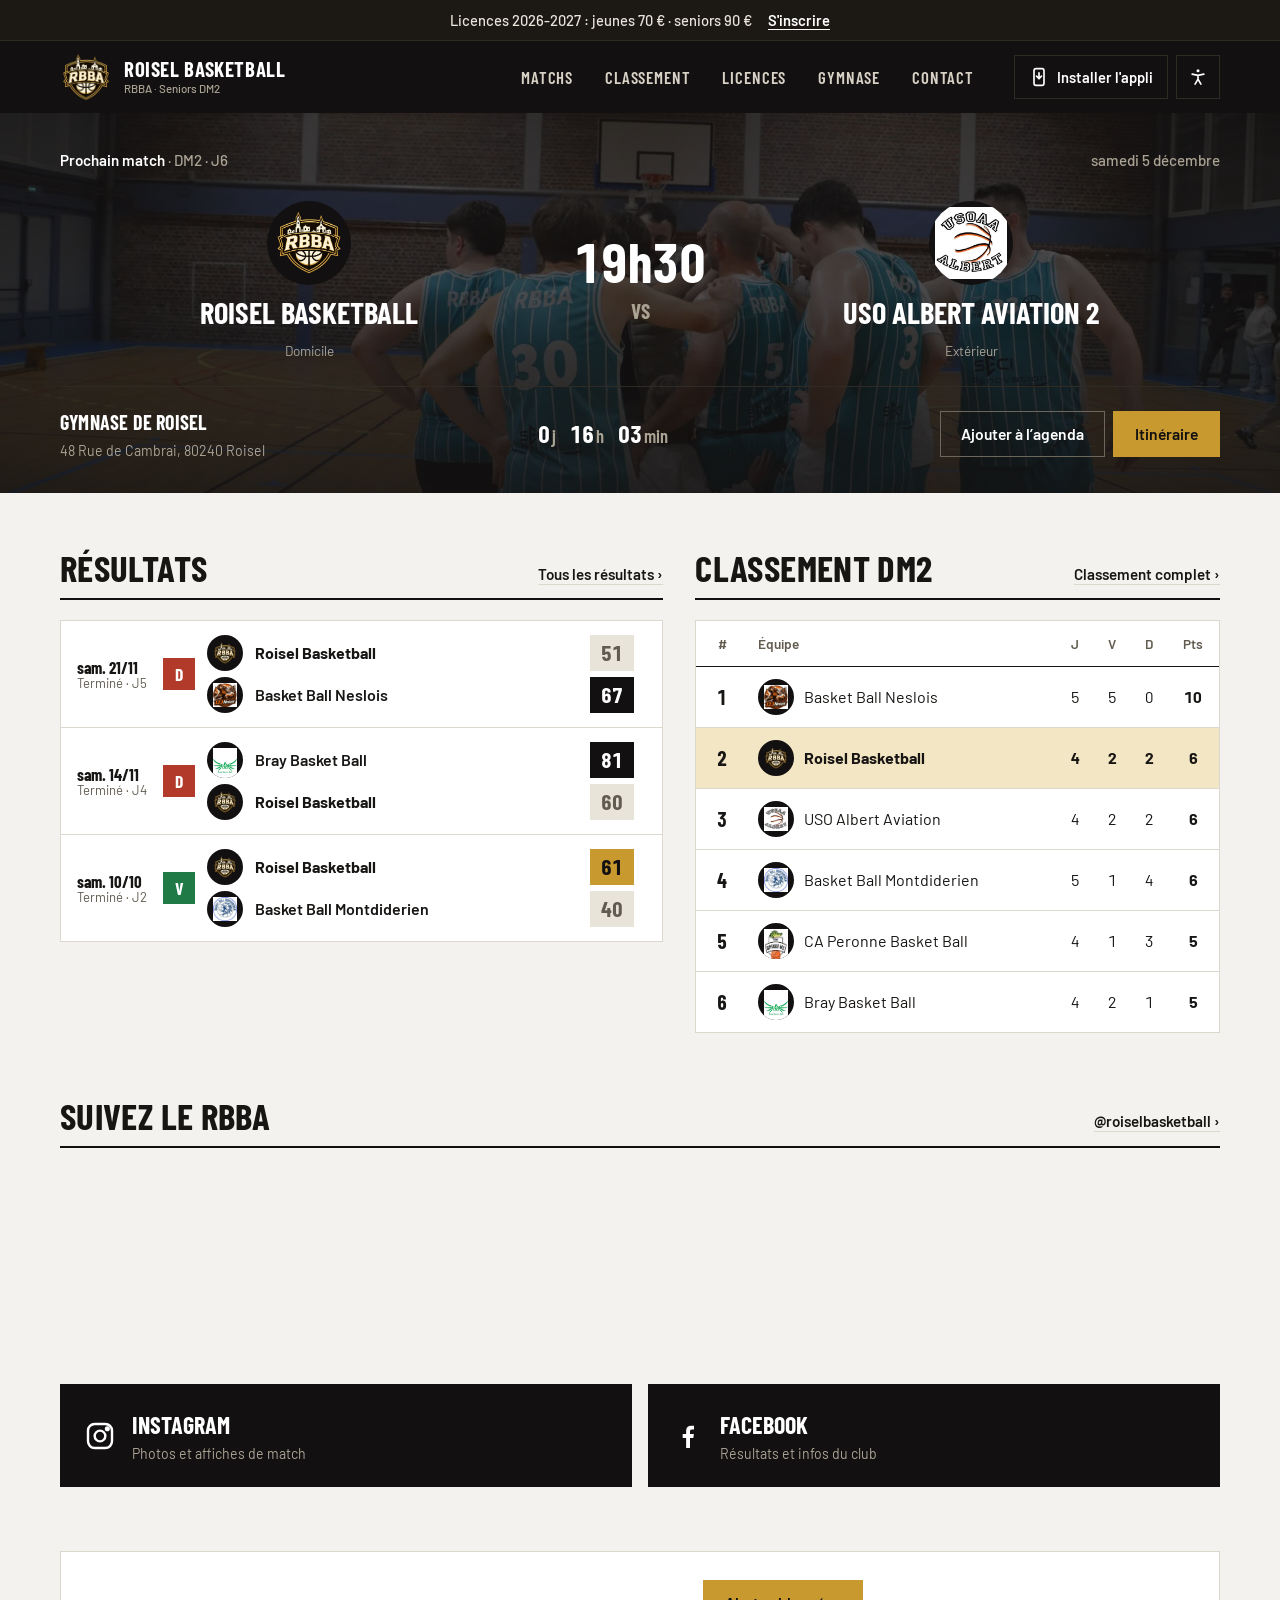
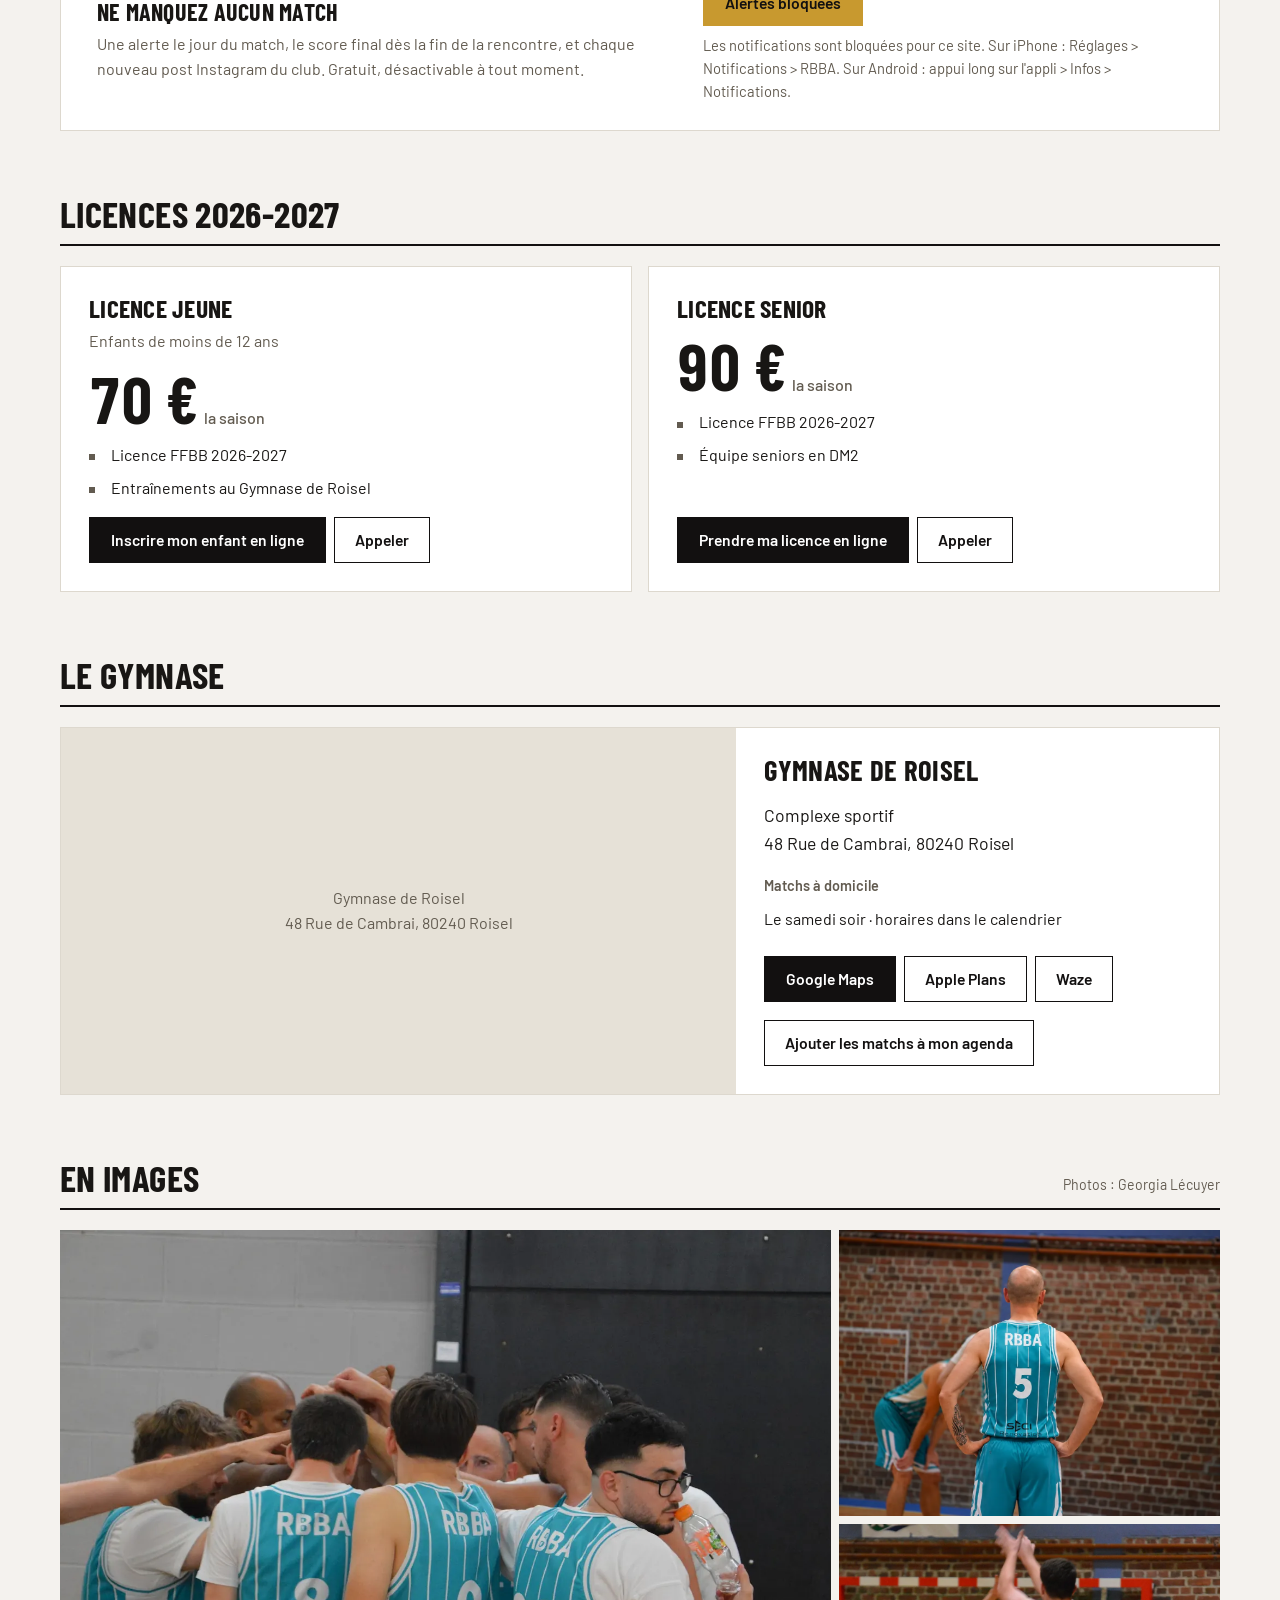
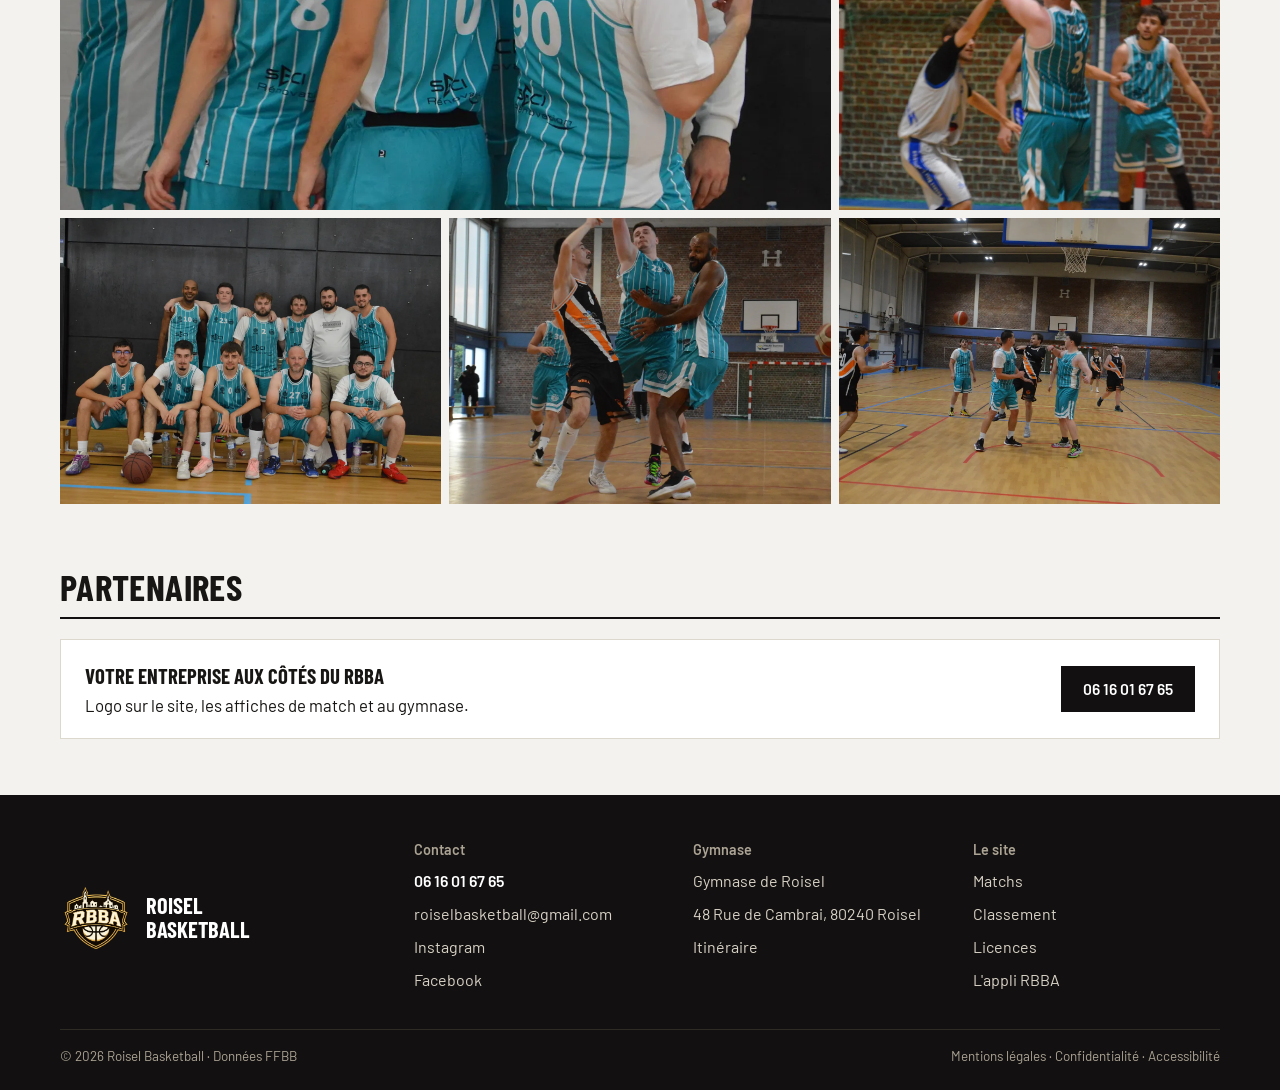
<file: index.html>
<!doctype html>
<html lang="fr">
<head>
<meta charset="utf-8">
<meta name="viewport" content="width=device-width, initial-scale=1, viewport-fit=cover">
<title>RBBA – Roisel Basketball | Club de basket à Roisel (Somme)</title>
<meta name="claude:viewport-fit-sides" content="cover">
<meta name="description" content="Roisel Basketball (RBBA) : prochain match au Gymnase de Roisel, résultats et classement de l'équipe seniors en DM2, licences jeunes 70 € et seniors 90 €.">
<meta name="theme-color" content="#121010">
<link rel="manifest" href="manifest.webmanifest">
<link rel="icon" href="assets/icon-192.png">
<link rel="apple-touch-icon" href="assets/apple-touch-icon.png">
<meta name="mobile-web-app-capable" content="yes"><meta name="apple-mobile-web-app-capable" content="yes"><meta name="apple-mobile-web-app-title" content="RBBA">
<link rel="preconnect" href="https://fonts.googleapis.com"><link rel="preconnect" href="https://fonts.gstatic.com" crossorigin>
<link rel="stylesheet" href="https://fonts.googleapis.com/css2?family=Barlow+Condensed:wght@500;600;700&family=Barlow:wght@400;500;600;700&display=swap">
<link rel="stylesheet" href="assets/style.css">
<script src="assets/ui.js" defer></script>
<script src="assets/app.js" defer></script>
<script src="https://cdn.onesignal.com/sdks/web/v16/OneSignalSDK.page.js" defer></script><script>window.OneSignalDeferred=window.OneSignalDeferred||[];OneSignalDeferred.push(async function(OneSignal){await OneSignal.init({appId:"7a9ac6d3-6447-4312-8d8b-02bbcdf13915",safari_web_id:"web.onesignal.auto.458f9dc8-6677-4788-b5a2-9d66a9d7a179",serviceWorkerPath:"sw.js",serviceWorkerParam:{scope:"/"},notifyButton:{enable:false},welcomeNotification:{title:"Alertes activées",message:"Vous ne manquerez aucun match du RBBA 🏀",url:"https://roiselbasketball.fr/"}});document.dispatchEvent(new CustomEvent("rbba:onesignal"));});</script>
</head>
<body data-page="home">
<a class="skip" href="#main">Aller au contenu</a>
<div class="topbar"><div class="wrap"><span class="long">Licences 2026-2027 : jeunes 70&nbsp;€ · seniors 90&nbsp;€</span><span class="short">Licences 70&nbsp;€ · 90&nbsp;€</span><a href="https://www.helloasso.com/associations/roisel-basketball/adhesions/adhesion-au-club" target="_blank" rel="noopener">S'inscrire</a></div></div>
<header class="hdr">
  <div class="wrap">
    <a class="brand" href="index.html"><img src="assets/logo.webp" alt="" width="52" height="48"><span>Roisel Basketball<small>RBBA · Seniors DM2</small></span></a>
    <nav class="nav" id="nav" aria-label="Navigation principale"><a href="matchs.html">Matchs</a><a href="matchs.html#classement">Classement</a><a href="index.html#licences">Licences</a><a href="index.html#gymnase">Gymnase</a><a href="#contact">Contact</a></nav>
    <div class="tools">
      <button class="install-btn" type="button" aria-haspopup="dialog" aria-controls="install-help"><svg viewBox="0 0 24 24" fill="none" stroke="currentColor" stroke-width="2" stroke-linecap="round" stroke-linejoin="round" aria-hidden="true"><rect x="6" y="2" width="12" height="20" rx="2.5"/><path d="M12 7v7M9 11l3 3 3-3"/></svg><span>Installer l'appli</span></button>
      <button class="ibtn a11y-btn" type="button" aria-haspopup="dialog" aria-controls="a11y" aria-expanded="false" aria-label="Accessibilité"><svg viewBox="0 0 24 24" fill="none" stroke="currentColor" stroke-width="2" stroke-linecap="round" aria-hidden="true"><circle cx="12" cy="4.5" r="1.8" fill="currentColor" stroke="none"/><path d="M5 8.5l7 1.5 7-1.5M12 10v4.5M12 14.5l-3.5 6M12 14.5l3.5 6"/></svg></button>
      <button class="ibtn menu-btn" type="button" aria-expanded="false" aria-controls="nav" aria-label="Ouvrir le menu"><svg viewBox="0 0 24 24" fill="none" stroke="currentColor" stroke-width="2" aria-hidden="true"><path d="M4 7h16M4 12h16M4 17h16"/></svg></button>
    </div>
  </div>
</header>
<div class="install-help" id="install-help" role="dialog" aria-labelledby="ih-title" hidden>
  <h2 id="ih-title">Ajouter le RBBA à l'écran d'accueil</h2>
  <ol class="steps ih-ios">
    <li>Touchez le bouton <strong>Partager</strong> <svg class="ih-ico" viewBox="0 0 24 24" fill="none" stroke="currentColor" stroke-width="2" stroke-linecap="round" stroke-linejoin="round" aria-hidden="true"><path d="M12 3v12M8 7l4-4 4 4"/><path d="M5 11v9h14v-9"/></svg><span>En bas de l'écran dans Safari</span></li>
    <li>Choisissez <strong>Sur l'écran d'accueil</strong><span>Faites défiler la liste si besoin</span></li>
    <li>Touchez <strong>Ajouter</strong><span>L'icône RBBA apparaît avec vos applis</span></li>
  </ol>
  <ol class="steps ih-android" hidden>
    <li>Touchez le menu <strong>⋮</strong><span>En haut à droite dans Chrome</span></li>
    <li>Choisissez <strong>Ajouter à l'écran d'accueil</strong><span>Ou « Installer l'application »</span></li>
    <li>Touchez <strong>Installer</strong><span>L'icône RBBA apparaît avec vos applis</span></li>
  </ol>
  <button class="btn btn--dark ih-close" type="button">Compris</button>
</div>
<div class="a11y" id="a11y" role="dialog" aria-labelledby="a11y-title" hidden>
  <h2 id="a11y-title">Accessibilité</h2>
  <fieldset><legend>Taille du texte</legend><div class="seg">
    <label><input type="radio" name="a11y-text" id="a11y-t1" value="" checked><span>Normale</span></label>
    <label><input type="radio" name="a11y-text" id="a11y-t2" value="text-lg"><span>Grande</span></label>
    <label><input type="radio" name="a11y-text" id="a11y-t3" value="text-xl"><span>Très grande</span></label></div></fieldset>
  <fieldset><legend>Animations</legend><div class="seg">
    <label><input type="radio" name="a11y-motion" id="a11y-m1" value="" checked><span>Normales</span></label>
    <label><input type="radio" name="a11y-motion" id="a11y-m2" value="reduce-motion"><span>Aucune</span></label></div></fieldset>
  <fieldset><legend>Contraste</legend><div class="seg">
    <label><input type="radio" name="a11y-contrast" id="a11y-c1" value="" checked><span>Normal</span></label>
    <label><input type="radio" name="a11y-contrast" id="a11y-c2" value="contrast"><span>Renforcé</span></label></div></fieldset>
  <button class="btn btn--dark a11y-close" type="button">Fermer</button>
</div>
<div id="banners"></div>

<main id="main" tabindex="-1">
  <section class="next has-photo" style="--photo:url('/assets/photos/bandeau.webp')" id="next" aria-label="Prochain match" aria-live="polite"><div class="wrap"><p class="next-top"><b>Prochain match</b></p><div class="versus" style="min-height:150px"></div></div></section>

  <div class="block wrap duo">
    <section aria-labelledby="h-res"><div class="head"><h2 id="h-res">Résultats</h2><a class="more" href="matchs.html#resultats"><span class="lg">Tous les résultats</span><span class="sm">Tous</span></a></div><ul class="games" id="results"></ul></section>
    <section aria-labelledby="h-std"><div class="head"><h2 id="h-std">Classement DM2</h2><a class="more" href="matchs.html#classement"><span class="lg">Classement complet</span><span class="sm">Complet</span></a></div><div id="standings"></div></section>
  </div>

  <section class="block wrap" id="reseaux" aria-labelledby="h-soc"><div class="head"><h2 id="h-soc">Suivez le RBBA</h2><a class="more" href="https://www.instagram.com/roiselbasketball/" target="_blank" rel="noopener">@roiselbasketball</a></div><div class="ig-feed"><behold-widget feed-id="quMGqyDE08fF7hLVtnYc"></behold-widget></div><script>(()=>{if(window.__bhldScript)return;window.__bhldScript=true;const d=document,s=d.createElement("script");s.type="module";s.src="https://w.behold.so/widget.js";setTimeout(()=>{d.head.append(s);},0);})();</script><div class="social-links"><a href="https://www.instagram.com/roiselbasketball/" target="_blank" rel="noopener"><svg viewBox="0 0 24 24" fill="none" stroke="currentColor" stroke-width="1.8" aria-hidden="true"><rect x="3" y="3" width="18" height="18" rx="5"/><circle cx="12" cy="12" r="4"/><circle cx="17.5" cy="6.5" r="1" fill="currentColor"/></svg><span>Instagram<small>Photos et affiches de match</small></span></a><a href="https://www.facebook.com/share/18sTYZXxJF/" target="_blank" rel="noopener"><svg viewBox="0 0 24 24" fill="currentColor" aria-hidden="true"><path d="M13.5 21v-7.5h2.5l.4-3h-2.9V8.6c0-.9.3-1.5 1.5-1.5h1.5V4.4c-.3 0-1.2-.1-2.2-.1-2.2 0-3.7 1.3-3.7 3.8v2.4H8v3h2.6V21h2.9z"/></svg><span>Facebook<small>Résultats et infos du club</small></span></a></div></section>
  <section class="block wrap alerts" id="alertes" aria-labelledby="h-al">
  <div class="alerts-box">
    <div><h2 id="h-al">Ne manquez aucun match</h2><p>Une alerte le jour du match, le score final dès la fin de la rencontre, et chaque nouveau post Instagram du club. Gratuit, désactivable à tout moment.</p>
    <p class="alerts-ios" hidden>Sur iPhone : installez d'abord l'appli (bouton « Installer l'appli » en haut), ouvrez-la depuis l'écran d'accueil, puis revenez ici.</p></div>
    <div class="alerts-act"><button class="btn" type="button" id="alerts-btn">Recevoir les alertes</button><p class="alerts-status" role="status" aria-live="polite"></p></div>
  </div>
</section>

  <section class="block wrap" id="licences" aria-labelledby="h-lic">
    <div class="head"><h2 id="h-lic">Licences 2026-2027</h2></div>
    <div class="offers">
      <article class="offer"><h3>Licence jeune</h3><p class="who">Enfants de moins de 12 ans</p><p class="price">70&nbsp;€<small>la saison</small></p><ul><li>Licence FFBB 2026-2027</li><li>Entraînements au Gymnase de Roisel</li></ul><div class="btns"><a class="btn btn--dark" href="https://www.helloasso.com/associations/roisel-basketball/adhesions/adhesion-au-club" target="_blank" rel="noopener">Inscrire mon enfant en ligne</a><a class="btn btn--out" href="tel:+33616016765">Appeler</a></div></article>
      <article class="offer gold"><h3>Licence senior</h3><p class="price">90&nbsp;€<small>la saison</small></p><ul><li>Licence FFBB 2026-2027</li><li>Équipe seniors en DM2</li></ul><div class="btns"><a class="btn " href="https://www.helloasso.com/associations/roisel-basketball/adhesions/adhesion-au-club" target="_blank" rel="noopener">Prendre ma licence en ligne</a><a class="btn btn--out" href="tel:+33616016765">Appeler</a></div></article>
    </div>
  </section>

  <section class="block wrap" id="gymnase" aria-labelledby="h-gym">
    <div class="head"><h2 id="h-gym">Le gymnase</h2></div>
    <div class="venue-grid">
      <div class="map">
        <p class="map-fallback">Gymnase de Roisel<br>48 Rue de Cambrai, 80240 Roisel</p>
        <iframe title="Carte : Gymnase de Roisel" loading="lazy" src="https://www.openstreetmap.org/export/embed.html?bbox=3.091363%2C49.946727%2C3.115363%2C49.958727&amp;layer=mapnik&amp;marker=49.952727%2C3.103363"></iframe>
      </div>
      <div class="venue-info">
        <h3>Gymnase de Roisel</h3>
        <p class="addr">Complexe sportif<br>48 Rue de Cambrai, 80240 Roisel</p>
        <dl><dt>Matchs à domicile</dt><dd>Le samedi soir · horaires dans le calendrier</dd></dl>
        <div class="btns"><a class="btn btn--dark" href="https://www.google.com/maps/dir/?api=1&amp;destination=49.952727,3.103363" target="_blank" rel="noopener">Google Maps</a><a class="btn btn--out" href="https://maps.apple.com/?daddr=49.952727,3.103363&amp;q=Gymnase%20de%20Roisel" target="_blank" rel="noopener">Apple Plans</a><a class="btn btn--out" href="https://waze.com/ul?ll=49.952727,3.103363&amp;navigate=yes" target="_blank" rel="noopener">Waze</a></div>
        <details class="pick"><summary class="btn btn--out">Ajouter les matchs à mon agenda</summary><div class="menu"><a data-sub="google" href="#" target="_blank" rel="noopener">Google Agenda (Gmail, Android)</a><a data-sub="apple" href="#">iPhone, iPad, Mac</a></div></details>
      </div>
    </div>
  </section>

  <section class="block wrap" id="photos" aria-labelledby="h-ph">
    <div class="head"><h2 id="h-ph">En images</h2><span class="credit">Photos : Georgia Lécuyer</span></div>
    <div class="gallery"><figure><img src="assets/photos/groupe-rbba.webp" alt="Les joueurs du RBBA réunis avant le match à Albert, le 4 octobre 2026" loading="lazy" width="800" height="600"></figure><figure><img src="assets/photos/numero-5.webp" alt="Un joueur du RBBA, maillot numéro 5, de dos" loading="lazy" width="800" height="600"></figure><figure><img src="assets/photos/tir.webp" alt="Tir en suspension d'un joueur du RBBA au Gymnase de Roisel" loading="lazy" width="800" height="600"></figure><figure><img src="assets/photos/equipe.webp" alt="L'équipe seniors du RBBA en photo de groupe" loading="lazy" width="800" height="600"></figure><figure><img src="assets/photos/entre-deux.webp" alt="Duel au rebond pendant un match du RBBA" loading="lazy" width="800" height="600"></figure><figure><img src="assets/photos/attaque.webp" alt="Attaque du RBBA au Gymnase de Roisel" loading="lazy" width="800" height="600"></figure></div>
  </section>


  <section class="block wrap" id="partenaires" aria-labelledby="h-sp">
    <div class="head"><h2 id="h-sp">Partenaires</h2></div>
    <div class="partner-cta"><p><strong>Votre entreprise aux côtés du RBBA</strong><br>Logo sur le site, les affiches de match et au gymnase.</p><a class="btn btn--dark" href="tel:+33616016765">06 16 01 67 65</a></div>
  </section>
</main>
<footer class="ftr" id="contact">
  <div class="wrap">
    <div class="ftr-grid">
      <div class="ftr-brand"><img src="assets/logo.webp" alt="Logo Roisel Basketball" width="72" height="66"><b>Roisel<br>Basketball</b></div>
      <div><h2>Contact</h2><ul><li><a class="tel" href="tel:+33616016765">06 16 01 67 65</a></li><li><a href="mailto:roiselbasketball@gmail.com">roiselbasketball@gmail.com</a></li><li><a href="https://www.instagram.com/roiselbasketball/" target="_blank" rel="noopener">Instagram</a></li><li><a href="https://www.facebook.com/share/18sTYZXxJF/" target="_blank" rel="noopener">Facebook</a></li></ul></div>
      <div><h2>Gymnase</h2><ul><li>Gymnase de Roisel</li><li>48 Rue de Cambrai, 80240 Roisel</li><li><a href="https://www.google.com/maps/dir/?api=1&amp;destination=49.952727,3.103363" target="_blank" rel="noopener">Itinéraire</a></li></ul></div>
      <div><h2>Le site</h2><ul><li><a href="matchs.html">Matchs</a></li><li><a href="matchs.html#classement">Classement</a></li><li><a href="index.html#licences">Licences</a></li><li><a href="appli.html">L'appli RBBA</a></li></ul></div>
    </div>
    <div class="ftr-bottom"><span>© 2026 Roisel Basketball · Données FFBB</span><span><a href="mentions-legales.html">Mentions légales</a> · <a href="mentions-legales.html#confidentialite">Confidentialité</a> · <a href="mentions-legales.html#accessibilite">Accessibilité</a></span></div>
  </div>
</footer>
</body>
</html>
</file>
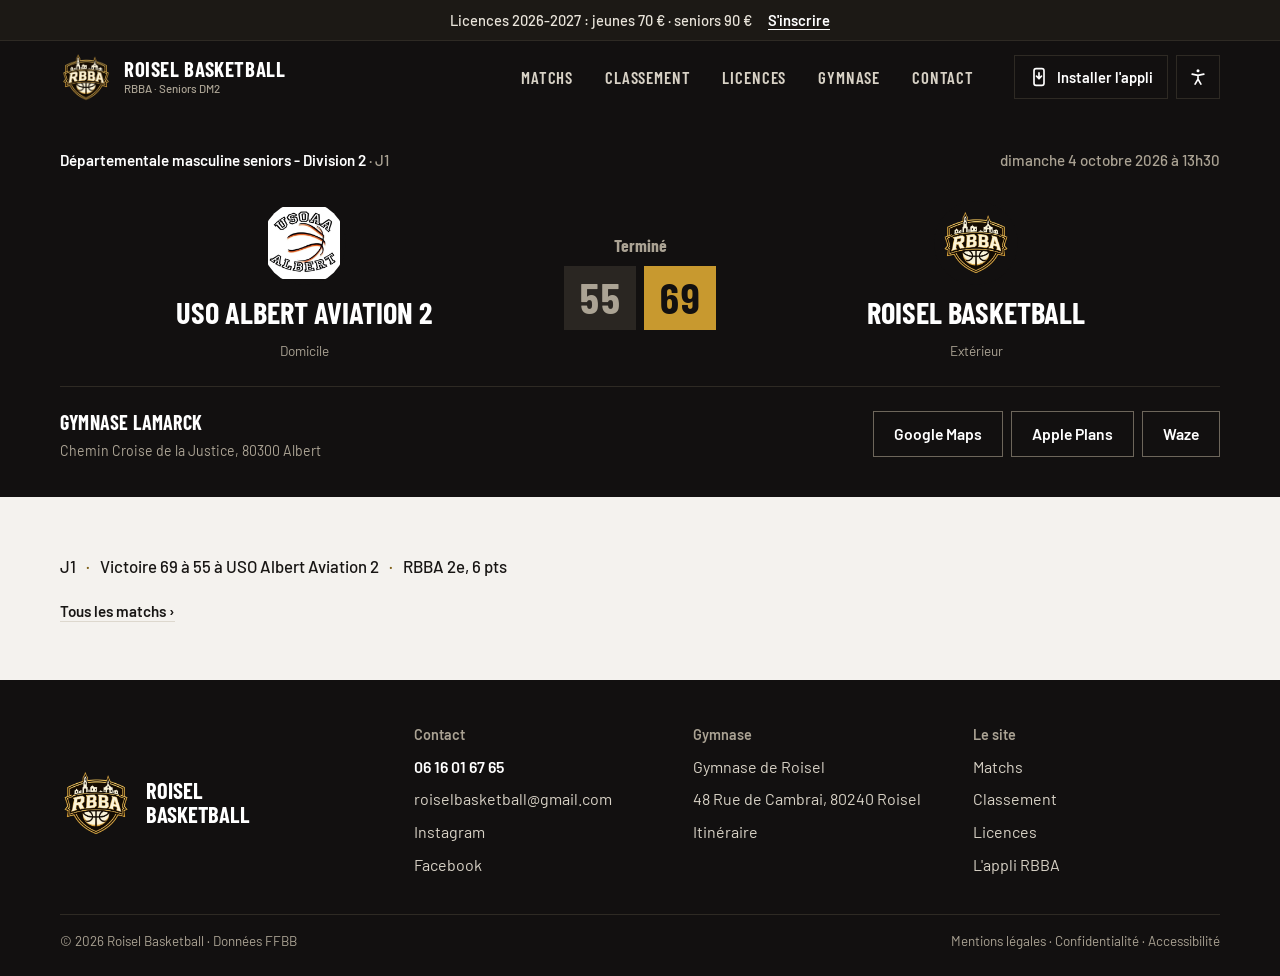
<file: matchs/200000014668297/index.html>
<!doctype html>
<html lang="fr">
<head>
<meta charset="utf-8">
<meta name="viewport" content="width=device-width, initial-scale=1, viewport-fit=cover">
<title>USO Albert Aviation 2 – Roisel Basketball, DM2 J1, 4 octobre 2026 – Roisel Basketball</title>
<meta name="claude:viewport-fit-sides" content="cover">
<meta name="description" content="Victoire 69 à 55 à USO Albert Aviation 2 · RBBA 2e, 6 pts">
<meta name="theme-color" content="#121010">
<link rel="manifest" href="../../manifest.webmanifest">
<link rel="icon" href="../../assets/icon-192.png">
<link rel="apple-touch-icon" href="../../assets/apple-touch-icon.png">
<meta name="mobile-web-app-capable" content="yes"><meta name="apple-mobile-web-app-capable" content="yes"><meta name="apple-mobile-web-app-title" content="RBBA">
<link rel="preconnect" href="https://fonts.googleapis.com"><link rel="preconnect" href="https://fonts.gstatic.com" crossorigin>
<link rel="stylesheet" href="https://fonts.googleapis.com/css2?family=Barlow+Condensed:wght@500;600;700&family=Barlow:wght@400;500;600;700&display=swap">
<link rel="stylesheet" href="../../assets/style.css">
<script src="../../assets/ui.js" defer></script>
<script src="../../assets/app.js" defer></script>
<script src="https://cdn.onesignal.com/sdks/web/v16/OneSignalSDK.page.js" defer></script><script>window.OneSignalDeferred=window.OneSignalDeferred||[];OneSignalDeferred.push(async function(OneSignal){await OneSignal.init({appId:"7a9ac6d3-6447-4312-8d8b-02bbcdf13915",safari_web_id:"web.onesignal.auto.458f9dc8-6677-4788-b5a2-9d66a9d7a179",serviceWorkerPath:"sw.js",serviceWorkerParam:{scope:"/"},notifyButton:{enable:false},welcomeNotification:{title:"Alertes activées",message:"Vous ne manquerez aucun match du RBBA 🏀",url:"https://roiselbasketball.fr/"}});document.dispatchEvent(new CustomEvent("rbba:onesignal"));});</script>
<link rel="canonical" href="https://roiselbasketball.fr/matchs/200000014668297/">
<script type="application/ld+json">{"@context": "https://schema.org", "@type": "SportsEvent", "name": "USO Albert Aviation 2 – Roisel Basketball", "startDate": "2026-10-04T13:30:00+02:00", "sport": "Basketball", "location": {"@type": "Place", "name": "Gymnase Lamarck, Chemin Croise de la Justice, 80300 Albert"}, "homeTeam": {"@type": "SportsTeam", "name": "USO Albert Aviation 2"}, "awayTeam": {"@type": "SportsTeam", "name": "Roisel Basketball"}, "url": "https://roiselbasketball.fr/matchs/200000014668297/"}</script>
</head>
<body data-page="match">
<a class="skip" href="#main">Aller au contenu</a>
<div class="topbar"><div class="wrap"><span class="long">Licences 2026-2027 : jeunes 70&nbsp;€ · seniors 90&nbsp;€</span><span class="short">Licences 70&nbsp;€ · 90&nbsp;€</span><a href="https://www.helloasso.com/associations/roisel-basketball/adhesions/adhesion-au-club" target="_blank" rel="noopener">S'inscrire</a></div></div>
<header class="hdr">
  <div class="wrap">
    <a class="brand" href="../../index.html"><img src="../../assets/logo.webp" alt="" width="52" height="48"><span>Roisel Basketball<small>RBBA · Seniors DM2</small></span></a>
    <nav class="nav" id="nav" aria-label="Navigation principale"><a href="../../matchs.html">Matchs</a><a href="../../matchs.html#classement">Classement</a><a href="../../index.html#licences">Licences</a><a href="../../index.html#gymnase">Gymnase</a><a href="#contact">Contact</a></nav>
    <div class="tools">
      <button class="install-btn" type="button" aria-haspopup="dialog" aria-controls="install-help"><svg viewBox="0 0 24 24" fill="none" stroke="currentColor" stroke-width="2" stroke-linecap="round" stroke-linejoin="round" aria-hidden="true"><rect x="6" y="2" width="12" height="20" rx="2.5"/><path d="M12 7v7M9 11l3 3 3-3"/></svg><span>Installer l'appli</span></button>
      <button class="ibtn a11y-btn" type="button" aria-haspopup="dialog" aria-controls="a11y" aria-expanded="false" aria-label="Accessibilité"><svg viewBox="0 0 24 24" fill="none" stroke="currentColor" stroke-width="2" stroke-linecap="round" aria-hidden="true"><circle cx="12" cy="4.5" r="1.8" fill="currentColor" stroke="none"/><path d="M5 8.5l7 1.5 7-1.5M12 10v4.5M12 14.5l-3.5 6M12 14.5l3.5 6"/></svg></button>
      <button class="ibtn menu-btn" type="button" aria-expanded="false" aria-controls="nav" aria-label="Ouvrir le menu"><svg viewBox="0 0 24 24" fill="none" stroke="currentColor" stroke-width="2" aria-hidden="true"><path d="M4 7h16M4 12h16M4 17h16"/></svg></button>
    </div>
  </div>
</header>
<div class="install-help" id="install-help" role="dialog" aria-labelledby="ih-title" hidden>
  <h2 id="ih-title">Ajouter le RBBA à l'écran d'accueil</h2>
  <ol class="steps ih-ios">
    <li>Touchez le bouton <strong>Partager</strong> <svg class="ih-ico" viewBox="0 0 24 24" fill="none" stroke="currentColor" stroke-width="2" stroke-linecap="round" stroke-linejoin="round" aria-hidden="true"><path d="M12 3v12M8 7l4-4 4 4"/><path d="M5 11v9h14v-9"/></svg><span>En bas de l'écran dans Safari</span></li>
    <li>Choisissez <strong>Sur l'écran d'accueil</strong><span>Faites défiler la liste si besoin</span></li>
    <li>Touchez <strong>Ajouter</strong><span>L'icône RBBA apparaît avec vos applis</span></li>
  </ol>
  <ol class="steps ih-android" hidden>
    <li>Touchez le menu <strong>⋮</strong><span>En haut à droite dans Chrome</span></li>
    <li>Choisissez <strong>Ajouter à l'écran d'accueil</strong><span>Ou « Installer l'application »</span></li>
    <li>Touchez <strong>Installer</strong><span>L'icône RBBA apparaît avec vos applis</span></li>
  </ol>
  <button class="btn btn--dark ih-close" type="button">Compris</button>
</div>
<div class="a11y" id="a11y" role="dialog" aria-labelledby="a11y-title" hidden>
  <h2 id="a11y-title">Accessibilité</h2>
  <fieldset><legend>Taille du texte</legend><div class="seg">
    <label><input type="radio" name="a11y-text" id="a11y-t1" value="" checked><span>Normale</span></label>
    <label><input type="radio" name="a11y-text" id="a11y-t2" value="text-lg"><span>Grande</span></label>
    <label><input type="radio" name="a11y-text" id="a11y-t3" value="text-xl"><span>Très grande</span></label></div></fieldset>
  <fieldset><legend>Animations</legend><div class="seg">
    <label><input type="radio" name="a11y-motion" id="a11y-m1" value="" checked><span>Normales</span></label>
    <label><input type="radio" name="a11y-motion" id="a11y-m2" value="reduce-motion"><span>Aucune</span></label></div></fieldset>
  <fieldset><legend>Contraste</legend><div class="seg">
    <label><input type="radio" name="a11y-contrast" id="a11y-c1" value="" checked><span>Normal</span></label>
    <label><input type="radio" name="a11y-contrast" id="a11y-c2" value="contrast"><span>Renforcé</span></label></div></fieldset>
  <button class="btn btn--dark a11y-close" type="button">Fermer</button>
</div>
<div id="banners"></div>

<main id="main" tabindex="-1">
  <section class="match-hero"><div class="wrap">
    <p class="next-top"><span><b>Départementale masculine seniors - Division 2</b> · J1</span><span>dimanche 4 octobre 2026 à 13h30</span></p>
    <h1 class="sr">USO Albert Aviation 2 contre Roisel Basketball</h1>
    <div class="versus"><div class="side"><span class="crest" aria-hidden="true"><img src="../../assets/clubs/albert.png" alt=""></span><span class="nm">USO Albert Aviation 2</span><span class="tg">Domicile</span></div><div class="mid"><span class="vs">Terminé</span><div class="score-pair"><span class="sb sb--lg">55</span><span class="sb sb--lg w">69</span></div></div><div class="side"><span class="crest" aria-hidden="true"><img src="../../assets/logo.webp" alt=""></span><span class="nm">Roisel Basketball</span><span class="tg">Extérieur</span></div></div>
    <div class="next-bottom"><p class="venue">Gymnase Lamarck<small>Chemin Croise de la Justice, 80300 Albert</small></p><div class="btns"><a class="btn btn--out-l" href="https://www.google.com/maps/dir/?api=1&amp;destination=Gymnase%20Lamarck%2C%20Chemin%20Croise%20de%20la%20Justice%2C%2080300%20Albert" target="_blank" rel="noopener">Google Maps</a><a class="btn btn--out-l" href="https://maps.apple.com/?daddr=Gymnase%20Lamarck%2C%20Chemin%20Croise%20de%20la%20Justice%2C%2080300%20Albert" target="_blank" rel="noopener">Apple Plans</a><a class="btn btn--out-l" href="https://waze.com/ul?q=Gymnase%20Lamarck%2C%20Chemin%20Croise%20de%20la%20Justice%2C%2080300%20Albert&amp;navigate=yes" target="_blank" rel="noopener">Waze</a></div></div>
  </div></section>
  <section class="block wrap"><p class="facts"><span>J1</span><span>Victoire 69 à 55 à USO Albert Aviation 2</span><span>RBBA 2e, 6 pts</span></p><p style="margin-top:20px"><a class="more" href="../../matchs.html">Tous les matchs</a></p></section>
</main>
<footer class="ftr" id="contact">
  <div class="wrap">
    <div class="ftr-grid">
      <div class="ftr-brand"><img src="../../assets/logo.webp" alt="Logo Roisel Basketball" width="72" height="66"><b>Roisel<br>Basketball</b></div>
      <div><h2>Contact</h2><ul><li><a class="tel" href="tel:+33616016765">06 16 01 67 65</a></li><li><a href="mailto:roiselbasketball@gmail.com">roiselbasketball@gmail.com</a></li><li><a href="https://www.instagram.com/roiselbasketball/" target="_blank" rel="noopener">Instagram</a></li><li><a href="https://www.facebook.com/share/18sTYZXxJF/" target="_blank" rel="noopener">Facebook</a></li></ul></div>
      <div><h2>Gymnase</h2><ul><li>Gymnase de Roisel</li><li>48 Rue de Cambrai, 80240 Roisel</li><li><a href="https://www.google.com/maps/dir/?api=1&amp;destination=49.952727,3.103363" target="_blank" rel="noopener">Itinéraire</a></li></ul></div>
      <div><h2>Le site</h2><ul><li><a href="../../matchs.html">Matchs</a></li><li><a href="../../matchs.html#classement">Classement</a></li><li><a href="../../index.html#licences">Licences</a></li><li><a href="../../appli.html">L'appli RBBA</a></li></ul></div>
    </div>
    <div class="ftr-bottom"><span>© 2026 Roisel Basketball · Données FFBB</span><span><a href="../../mentions-legales.html">Mentions légales</a> · <a href="../../mentions-legales.html#confidentialite">Confidentialité</a> · <a href="../../mentions-legales.html#accessibilite">Accessibilité</a></span></div>
  </div>
</footer>
</body>
</html>
</file>
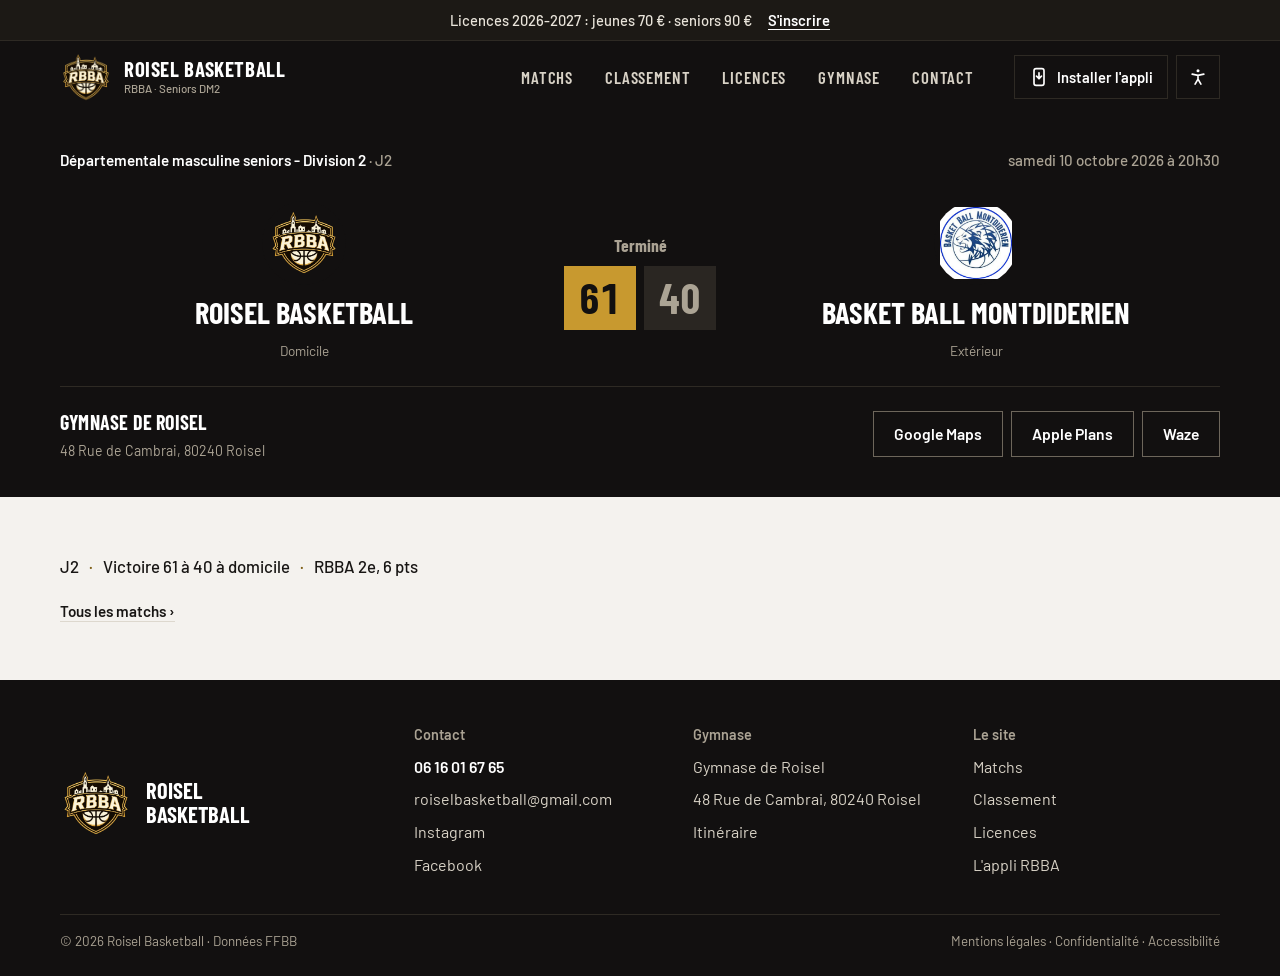
<file: matchs/200000014668303/index.html>
<!doctype html>
<html lang="fr">
<head>
<meta charset="utf-8">
<meta name="viewport" content="width=device-width, initial-scale=1, viewport-fit=cover">
<title>Roisel Basketball – Basket Ball Montdiderien, DM2 J2, 10 octobre 2026 – Roisel Basketball</title>
<meta name="claude:viewport-fit-sides" content="cover">
<meta name="description" content="Victoire 61 à 40 à domicile · RBBA 2e, 6 pts">
<meta name="theme-color" content="#121010">
<link rel="manifest" href="../../manifest.webmanifest">
<link rel="icon" href="../../assets/icon-192.png">
<link rel="apple-touch-icon" href="../../assets/apple-touch-icon.png">
<meta name="mobile-web-app-capable" content="yes"><meta name="apple-mobile-web-app-capable" content="yes"><meta name="apple-mobile-web-app-title" content="RBBA">
<link rel="preconnect" href="https://fonts.googleapis.com"><link rel="preconnect" href="https://fonts.gstatic.com" crossorigin>
<link rel="stylesheet" href="https://fonts.googleapis.com/css2?family=Barlow+Condensed:wght@500;600;700&family=Barlow:wght@400;500;600;700&display=swap">
<link rel="stylesheet" href="../../assets/style.css">
<script src="../../assets/ui.js" defer></script>
<script src="../../assets/app.js" defer></script>
<script src="https://cdn.onesignal.com/sdks/web/v16/OneSignalSDK.page.js" defer></script><script>window.OneSignalDeferred=window.OneSignalDeferred||[];OneSignalDeferred.push(async function(OneSignal){await OneSignal.init({appId:"7a9ac6d3-6447-4312-8d8b-02bbcdf13915",safari_web_id:"web.onesignal.auto.458f9dc8-6677-4788-b5a2-9d66a9d7a179",serviceWorkerPath:"sw.js",serviceWorkerParam:{scope:"/"},notifyButton:{enable:false},welcomeNotification:{title:"Alertes activées",message:"Vous ne manquerez aucun match du RBBA 🏀",url:"https://roiselbasketball.fr/"}});document.dispatchEvent(new CustomEvent("rbba:onesignal"));});</script>
<link rel="canonical" href="https://roiselbasketball.fr/matchs/200000014668303/">
<script type="application/ld+json">{"@context": "https://schema.org", "@type": "SportsEvent", "name": "Roisel Basketball – Basket Ball Montdiderien", "startDate": "2026-10-10T20:30:00+02:00", "sport": "Basketball", "location": {"@type": "Place", "name": "Gymnase de Roisel, 48 Rue de Cambrai, 80240 Roisel"}, "homeTeam": {"@type": "SportsTeam", "name": "Roisel Basketball"}, "awayTeam": {"@type": "SportsTeam", "name": "Basket Ball Montdiderien"}, "url": "https://roiselbasketball.fr/matchs/200000014668303/"}</script>
</head>
<body data-page="match">
<a class="skip" href="#main">Aller au contenu</a>
<div class="topbar"><div class="wrap"><span class="long">Licences 2026-2027 : jeunes 70&nbsp;€ · seniors 90&nbsp;€</span><span class="short">Licences 70&nbsp;€ · 90&nbsp;€</span><a href="https://www.helloasso.com/associations/roisel-basketball/adhesions/adhesion-au-club" target="_blank" rel="noopener">S'inscrire</a></div></div>
<header class="hdr">
  <div class="wrap">
    <a class="brand" href="../../index.html"><img src="../../assets/logo.webp" alt="" width="52" height="48"><span>Roisel Basketball<small>RBBA · Seniors DM2</small></span></a>
    <nav class="nav" id="nav" aria-label="Navigation principale"><a href="../../matchs.html">Matchs</a><a href="../../matchs.html#classement">Classement</a><a href="../../index.html#licences">Licences</a><a href="../../index.html#gymnase">Gymnase</a><a href="#contact">Contact</a></nav>
    <div class="tools">
      <button class="install-btn" type="button" aria-haspopup="dialog" aria-controls="install-help"><svg viewBox="0 0 24 24" fill="none" stroke="currentColor" stroke-width="2" stroke-linecap="round" stroke-linejoin="round" aria-hidden="true"><rect x="6" y="2" width="12" height="20" rx="2.5"/><path d="M12 7v7M9 11l3 3 3-3"/></svg><span>Installer l'appli</span></button>
      <button class="ibtn a11y-btn" type="button" aria-haspopup="dialog" aria-controls="a11y" aria-expanded="false" aria-label="Accessibilité"><svg viewBox="0 0 24 24" fill="none" stroke="currentColor" stroke-width="2" stroke-linecap="round" aria-hidden="true"><circle cx="12" cy="4.5" r="1.8" fill="currentColor" stroke="none"/><path d="M5 8.5l7 1.5 7-1.5M12 10v4.5M12 14.5l-3.5 6M12 14.5l3.5 6"/></svg></button>
      <button class="ibtn menu-btn" type="button" aria-expanded="false" aria-controls="nav" aria-label="Ouvrir le menu"><svg viewBox="0 0 24 24" fill="none" stroke="currentColor" stroke-width="2" aria-hidden="true"><path d="M4 7h16M4 12h16M4 17h16"/></svg></button>
    </div>
  </div>
</header>
<div class="install-help" id="install-help" role="dialog" aria-labelledby="ih-title" hidden>
  <h2 id="ih-title">Ajouter le RBBA à l'écran d'accueil</h2>
  <ol class="steps ih-ios">
    <li>Touchez le bouton <strong>Partager</strong> <svg class="ih-ico" viewBox="0 0 24 24" fill="none" stroke="currentColor" stroke-width="2" stroke-linecap="round" stroke-linejoin="round" aria-hidden="true"><path d="M12 3v12M8 7l4-4 4 4"/><path d="M5 11v9h14v-9"/></svg><span>En bas de l'écran dans Safari</span></li>
    <li>Choisissez <strong>Sur l'écran d'accueil</strong><span>Faites défiler la liste si besoin</span></li>
    <li>Touchez <strong>Ajouter</strong><span>L'icône RBBA apparaît avec vos applis</span></li>
  </ol>
  <ol class="steps ih-android" hidden>
    <li>Touchez le menu <strong>⋮</strong><span>En haut à droite dans Chrome</span></li>
    <li>Choisissez <strong>Ajouter à l'écran d'accueil</strong><span>Ou « Installer l'application »</span></li>
    <li>Touchez <strong>Installer</strong><span>L'icône RBBA apparaît avec vos applis</span></li>
  </ol>
  <button class="btn btn--dark ih-close" type="button">Compris</button>
</div>
<div class="a11y" id="a11y" role="dialog" aria-labelledby="a11y-title" hidden>
  <h2 id="a11y-title">Accessibilité</h2>
  <fieldset><legend>Taille du texte</legend><div class="seg">
    <label><input type="radio" name="a11y-text" id="a11y-t1" value="" checked><span>Normale</span></label>
    <label><input type="radio" name="a11y-text" id="a11y-t2" value="text-lg"><span>Grande</span></label>
    <label><input type="radio" name="a11y-text" id="a11y-t3" value="text-xl"><span>Très grande</span></label></div></fieldset>
  <fieldset><legend>Animations</legend><div class="seg">
    <label><input type="radio" name="a11y-motion" id="a11y-m1" value="" checked><span>Normales</span></label>
    <label><input type="radio" name="a11y-motion" id="a11y-m2" value="reduce-motion"><span>Aucune</span></label></div></fieldset>
  <fieldset><legend>Contraste</legend><div class="seg">
    <label><input type="radio" name="a11y-contrast" id="a11y-c1" value="" checked><span>Normal</span></label>
    <label><input type="radio" name="a11y-contrast" id="a11y-c2" value="contrast"><span>Renforcé</span></label></div></fieldset>
  <button class="btn btn--dark a11y-close" type="button">Fermer</button>
</div>
<div id="banners"></div>

<main id="main" tabindex="-1">
  <section class="match-hero"><div class="wrap">
    <p class="next-top"><span><b>Départementale masculine seniors - Division 2</b> · J2</span><span>samedi 10 octobre 2026 à 20h30</span></p>
    <h1 class="sr">Roisel Basketball contre Basket Ball Montdiderien</h1>
    <div class="versus"><div class="side"><span class="crest" aria-hidden="true"><img src="../../assets/logo.webp" alt=""></span><span class="nm">Roisel Basketball</span><span class="tg">Domicile</span></div><div class="mid"><span class="vs">Terminé</span><div class="score-pair"><span class="sb sb--lg w">61</span><span class="sb sb--lg">40</span></div></div><div class="side"><span class="crest" aria-hidden="true"><img src="../../assets/clubs/montdidier.png" alt=""></span><span class="nm">Basket Ball Montdiderien</span><span class="tg">Extérieur</span></div></div>
    <div class="next-bottom"><p class="venue">Gymnase de Roisel<small>48 Rue de Cambrai, 80240 Roisel</small></p><div class="btns"><a class="btn btn--out-l" href="https://www.google.com/maps/dir/?api=1&amp;destination=49.952727,3.103363" target="_blank" rel="noopener">Google Maps</a><a class="btn btn--out-l" href="https://maps.apple.com/?daddr=49.952727,3.103363&amp;q=Gymnase%20de%20Roisel" target="_blank" rel="noopener">Apple Plans</a><a class="btn btn--out-l" href="https://waze.com/ul?ll=49.952727,3.103363&amp;navigate=yes" target="_blank" rel="noopener">Waze</a></div></div>
  </div></section>
  <section class="block wrap"><p class="facts"><span>J2</span><span>Victoire 61 à 40 à domicile</span><span>RBBA 2e, 6 pts</span></p><p style="margin-top:20px"><a class="more" href="../../matchs.html">Tous les matchs</a></p></section>
</main>
<footer class="ftr" id="contact">
  <div class="wrap">
    <div class="ftr-grid">
      <div class="ftr-brand"><img src="../../assets/logo.webp" alt="Logo Roisel Basketball" width="72" height="66"><b>Roisel<br>Basketball</b></div>
      <div><h2>Contact</h2><ul><li><a class="tel" href="tel:+33616016765">06 16 01 67 65</a></li><li><a href="mailto:roiselbasketball@gmail.com">roiselbasketball@gmail.com</a></li><li><a href="https://www.instagram.com/roiselbasketball/" target="_blank" rel="noopener">Instagram</a></li><li><a href="https://www.facebook.com/share/18sTYZXxJF/" target="_blank" rel="noopener">Facebook</a></li></ul></div>
      <div><h2>Gymnase</h2><ul><li>Gymnase de Roisel</li><li>48 Rue de Cambrai, 80240 Roisel</li><li><a href="https://www.google.com/maps/dir/?api=1&amp;destination=49.952727,3.103363" target="_blank" rel="noopener">Itinéraire</a></li></ul></div>
      <div><h2>Le site</h2><ul><li><a href="../../matchs.html">Matchs</a></li><li><a href="../../matchs.html#classement">Classement</a></li><li><a href="../../index.html#licences">Licences</a></li><li><a href="../../appli.html">L'appli RBBA</a></li></ul></div>
    </div>
    <div class="ftr-bottom"><span>© 2026 Roisel Basketball · Données FFBB</span><span><a href="../../mentions-legales.html">Mentions légales</a> · <a href="../../mentions-legales.html#confidentialite">Confidentialité</a> · <a href="../../mentions-legales.html#accessibilite">Accessibilité</a></span></div>
  </div>
</footer>
</body>
</html>
</file>
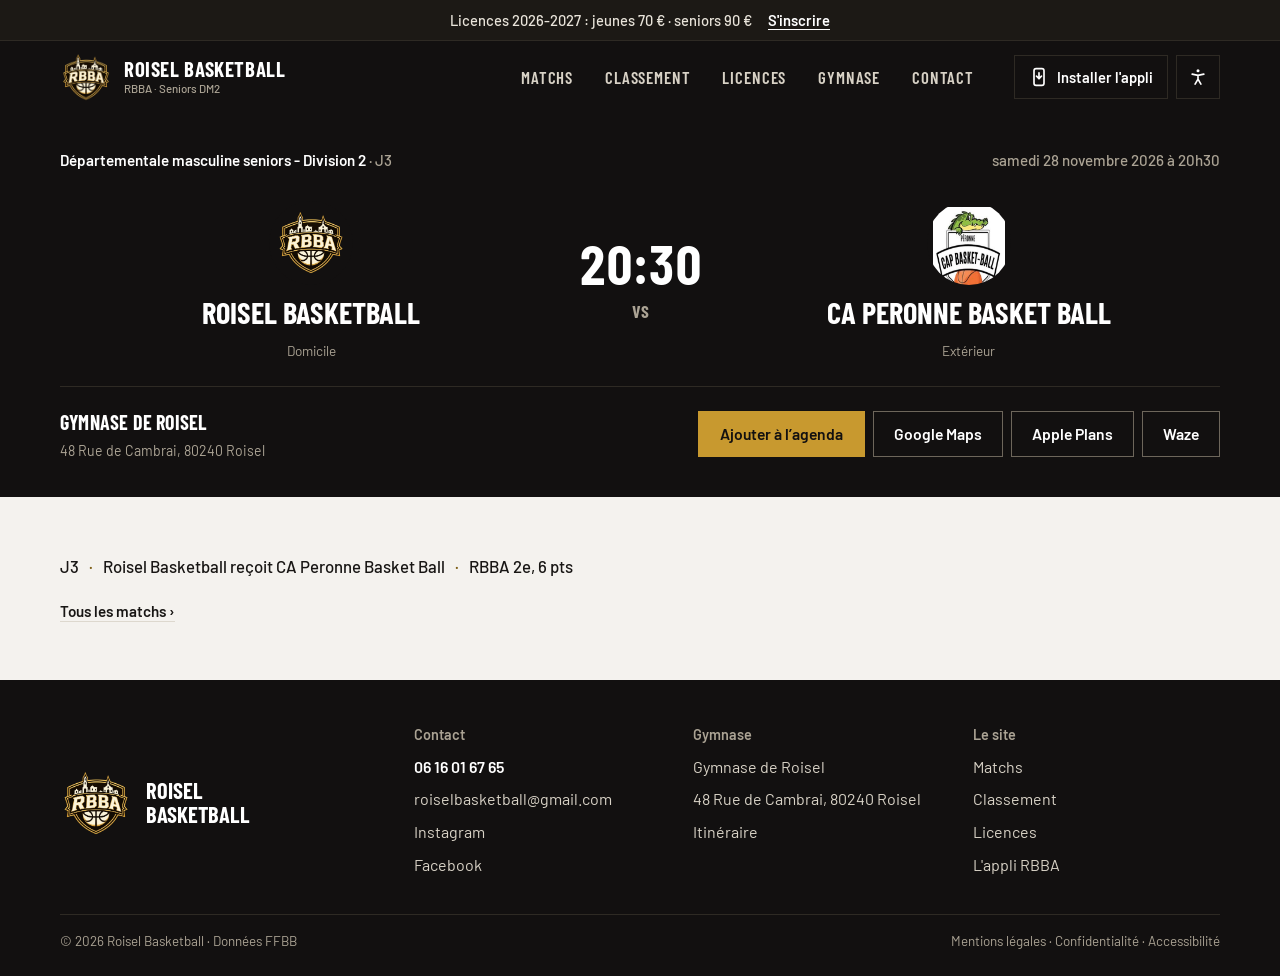
<file: matchs/200000014668309/index.html>
<!doctype html>
<html lang="fr">
<head>
<meta charset="utf-8">
<meta name="viewport" content="width=device-width, initial-scale=1, viewport-fit=cover">
<title>Roisel Basketball – CA Peronne Basket Ball, DM2 J3, 28 novembre 2026 – Roisel Basketball</title>
<meta name="claude:viewport-fit-sides" content="cover">
<meta name="description" content="Roisel Basketball reçoit CA Peronne Basket Ball · RBBA 2e, 6 pts">
<meta name="theme-color" content="#121010">
<link rel="manifest" href="../../manifest.webmanifest">
<link rel="icon" href="../../assets/icon-192.png">
<link rel="apple-touch-icon" href="../../assets/apple-touch-icon.png">
<meta name="mobile-web-app-capable" content="yes"><meta name="apple-mobile-web-app-capable" content="yes"><meta name="apple-mobile-web-app-title" content="RBBA">
<link rel="preconnect" href="https://fonts.googleapis.com"><link rel="preconnect" href="https://fonts.gstatic.com" crossorigin>
<link rel="stylesheet" href="https://fonts.googleapis.com/css2?family=Barlow+Condensed:wght@500;600;700&family=Barlow:wght@400;500;600;700&display=swap">
<link rel="stylesheet" href="../../assets/style.css">
<script src="../../assets/ui.js" defer></script>
<script src="../../assets/app.js" defer></script>
<script src="https://cdn.onesignal.com/sdks/web/v16/OneSignalSDK.page.js" defer></script><script>window.OneSignalDeferred=window.OneSignalDeferred||[];OneSignalDeferred.push(async function(OneSignal){await OneSignal.init({appId:"7a9ac6d3-6447-4312-8d8b-02bbcdf13915",safari_web_id:"web.onesignal.auto.458f9dc8-6677-4788-b5a2-9d66a9d7a179",serviceWorkerPath:"sw.js",serviceWorkerParam:{scope:"/"},notifyButton:{enable:false},welcomeNotification:{title:"Alertes activées",message:"Vous ne manquerez aucun match du RBBA 🏀",url:"https://roiselbasketball.fr/"}});document.dispatchEvent(new CustomEvent("rbba:onesignal"));});</script>
<link rel="canonical" href="https://roiselbasketball.fr/matchs/200000014668309/">
<script type="application/ld+json">{"@context": "https://schema.org", "@type": "SportsEvent", "name": "Roisel Basketball – CA Peronne Basket Ball", "startDate": "2026-11-28T20:30:00+01:00", "sport": "Basketball", "location": {"@type": "Place", "name": "Gymnase de Roisel, 48 Rue de Cambrai, 80240 Roisel"}, "homeTeam": {"@type": "SportsTeam", "name": "Roisel Basketball"}, "awayTeam": {"@type": "SportsTeam", "name": "CA Peronne Basket Ball"}, "url": "https://roiselbasketball.fr/matchs/200000014668309/"}</script>
</head>
<body data-page="match">
<a class="skip" href="#main">Aller au contenu</a>
<div class="topbar"><div class="wrap"><span class="long">Licences 2026-2027 : jeunes 70&nbsp;€ · seniors 90&nbsp;€</span><span class="short">Licences 70&nbsp;€ · 90&nbsp;€</span><a href="https://www.helloasso.com/associations/roisel-basketball/adhesions/adhesion-au-club" target="_blank" rel="noopener">S'inscrire</a></div></div>
<header class="hdr">
  <div class="wrap">
    <a class="brand" href="../../index.html"><img src="../../assets/logo.webp" alt="" width="52" height="48"><span>Roisel Basketball<small>RBBA · Seniors DM2</small></span></a>
    <nav class="nav" id="nav" aria-label="Navigation principale"><a href="../../matchs.html">Matchs</a><a href="../../matchs.html#classement">Classement</a><a href="../../index.html#licences">Licences</a><a href="../../index.html#gymnase">Gymnase</a><a href="#contact">Contact</a></nav>
    <div class="tools">
      <button class="install-btn" type="button" aria-haspopup="dialog" aria-controls="install-help"><svg viewBox="0 0 24 24" fill="none" stroke="currentColor" stroke-width="2" stroke-linecap="round" stroke-linejoin="round" aria-hidden="true"><rect x="6" y="2" width="12" height="20" rx="2.5"/><path d="M12 7v7M9 11l3 3 3-3"/></svg><span>Installer l'appli</span></button>
      <button class="ibtn a11y-btn" type="button" aria-haspopup="dialog" aria-controls="a11y" aria-expanded="false" aria-label="Accessibilité"><svg viewBox="0 0 24 24" fill="none" stroke="currentColor" stroke-width="2" stroke-linecap="round" aria-hidden="true"><circle cx="12" cy="4.5" r="1.8" fill="currentColor" stroke="none"/><path d="M5 8.5l7 1.5 7-1.5M12 10v4.5M12 14.5l-3.5 6M12 14.5l3.5 6"/></svg></button>
      <button class="ibtn menu-btn" type="button" aria-expanded="false" aria-controls="nav" aria-label="Ouvrir le menu"><svg viewBox="0 0 24 24" fill="none" stroke="currentColor" stroke-width="2" aria-hidden="true"><path d="M4 7h16M4 12h16M4 17h16"/></svg></button>
    </div>
  </div>
</header>
<div class="install-help" id="install-help" role="dialog" aria-labelledby="ih-title" hidden>
  <h2 id="ih-title">Ajouter le RBBA à l'écran d'accueil</h2>
  <ol class="steps ih-ios">
    <li>Touchez le bouton <strong>Partager</strong> <svg class="ih-ico" viewBox="0 0 24 24" fill="none" stroke="currentColor" stroke-width="2" stroke-linecap="round" stroke-linejoin="round" aria-hidden="true"><path d="M12 3v12M8 7l4-4 4 4"/><path d="M5 11v9h14v-9"/></svg><span>En bas de l'écran dans Safari</span></li>
    <li>Choisissez <strong>Sur l'écran d'accueil</strong><span>Faites défiler la liste si besoin</span></li>
    <li>Touchez <strong>Ajouter</strong><span>L'icône RBBA apparaît avec vos applis</span></li>
  </ol>
  <ol class="steps ih-android" hidden>
    <li>Touchez le menu <strong>⋮</strong><span>En haut à droite dans Chrome</span></li>
    <li>Choisissez <strong>Ajouter à l'écran d'accueil</strong><span>Ou « Installer l'application »</span></li>
    <li>Touchez <strong>Installer</strong><span>L'icône RBBA apparaît avec vos applis</span></li>
  </ol>
  <button class="btn btn--dark ih-close" type="button">Compris</button>
</div>
<div class="a11y" id="a11y" role="dialog" aria-labelledby="a11y-title" hidden>
  <h2 id="a11y-title">Accessibilité</h2>
  <fieldset><legend>Taille du texte</legend><div class="seg">
    <label><input type="radio" name="a11y-text" id="a11y-t1" value="" checked><span>Normale</span></label>
    <label><input type="radio" name="a11y-text" id="a11y-t2" value="text-lg"><span>Grande</span></label>
    <label><input type="radio" name="a11y-text" id="a11y-t3" value="text-xl"><span>Très grande</span></label></div></fieldset>
  <fieldset><legend>Animations</legend><div class="seg">
    <label><input type="radio" name="a11y-motion" id="a11y-m1" value="" checked><span>Normales</span></label>
    <label><input type="radio" name="a11y-motion" id="a11y-m2" value="reduce-motion"><span>Aucune</span></label></div></fieldset>
  <fieldset><legend>Contraste</legend><div class="seg">
    <label><input type="radio" name="a11y-contrast" id="a11y-c1" value="" checked><span>Normal</span></label>
    <label><input type="radio" name="a11y-contrast" id="a11y-c2" value="contrast"><span>Renforcé</span></label></div></fieldset>
  <button class="btn btn--dark a11y-close" type="button">Fermer</button>
</div>
<div id="banners"></div>

<main id="main" tabindex="-1">
  <section class="match-hero"><div class="wrap">
    <p class="next-top"><span><b>Départementale masculine seniors - Division 2</b> · J3</span><span>samedi 28 novembre 2026 à 20h30</span></p>
    <h1 class="sr">Roisel Basketball contre CA Peronne Basket Ball</h1>
    <div class="versus"><div class="side"><span class="crest" aria-hidden="true"><img src="../../assets/logo.webp" alt=""></span><span class="nm">Roisel Basketball</span><span class="tg">Domicile</span></div><div class="mid"><span class="time">20:30</span><span class="vs">VS</span></div><div class="side"><span class="crest" aria-hidden="true"><img src="../../data/logos/11976.png" alt=""></span><span class="nm">CA Peronne Basket Ball</span><span class="tg">Extérieur</span></div></div>
    <div class="next-bottom"><p class="venue">Gymnase de Roisel<small>48 Rue de Cambrai, 80240 Roisel</small></p><div class="btns"><a class="btn" href="../../data/ics/200000014668309.ics">Ajouter à l’agenda</a><a class="btn btn--out-l" href="https://www.google.com/maps/dir/?api=1&amp;destination=49.952727,3.103363" target="_blank" rel="noopener">Google Maps</a><a class="btn btn--out-l" href="https://maps.apple.com/?daddr=49.952727,3.103363&amp;q=Gymnase%20de%20Roisel" target="_blank" rel="noopener">Apple Plans</a><a class="btn btn--out-l" href="https://waze.com/ul?ll=49.952727,3.103363&amp;navigate=yes" target="_blank" rel="noopener">Waze</a></div></div>
  </div></section>
  <section class="block wrap"><p class="facts"><span>J3</span><span>Roisel Basketball reçoit CA Peronne Basket Ball</span><span>RBBA 2e, 6 pts</span></p><p style="margin-top:20px"><a class="more" href="../../matchs.html">Tous les matchs</a></p></section>
</main>
<footer class="ftr" id="contact">
  <div class="wrap">
    <div class="ftr-grid">
      <div class="ftr-brand"><img src="../../assets/logo.webp" alt="Logo Roisel Basketball" width="72" height="66"><b>Roisel<br>Basketball</b></div>
      <div><h2>Contact</h2><ul><li><a class="tel" href="tel:+33616016765">06 16 01 67 65</a></li><li><a href="mailto:roiselbasketball@gmail.com">roiselbasketball@gmail.com</a></li><li><a href="https://www.instagram.com/roiselbasketball/" target="_blank" rel="noopener">Instagram</a></li><li><a href="https://www.facebook.com/share/18sTYZXxJF/" target="_blank" rel="noopener">Facebook</a></li></ul></div>
      <div><h2>Gymnase</h2><ul><li>Gymnase de Roisel</li><li>48 Rue de Cambrai, 80240 Roisel</li><li><a href="https://www.google.com/maps/dir/?api=1&amp;destination=49.952727,3.103363" target="_blank" rel="noopener">Itinéraire</a></li></ul></div>
      <div><h2>Le site</h2><ul><li><a href="../../matchs.html">Matchs</a></li><li><a href="../../matchs.html#classement">Classement</a></li><li><a href="../../index.html#licences">Licences</a></li><li><a href="../../appli.html">L'appli RBBA</a></li></ul></div>
    </div>
    <div class="ftr-bottom"><span>© 2026 Roisel Basketball · Données FFBB</span><span><a href="../../mentions-legales.html">Mentions légales</a> · <a href="../../mentions-legales.html#confidentialite">Confidentialité</a> · <a href="../../mentions-legales.html#accessibilite">Accessibilité</a></span></div>
  </div>
</footer>
</body>
</html>
</file>
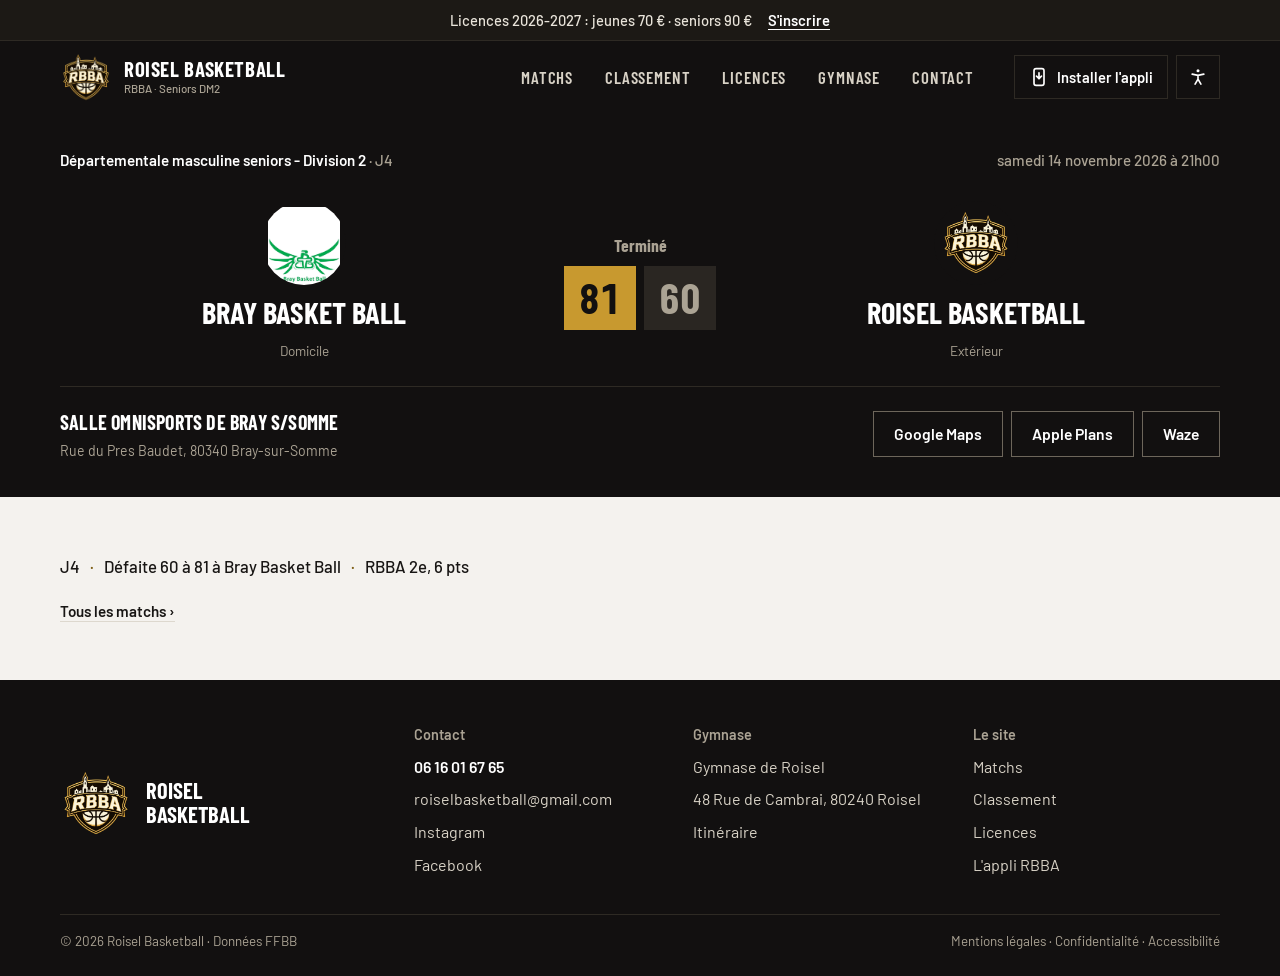
<file: matchs/200000014668315/index.html>
<!doctype html>
<html lang="fr">
<head>
<meta charset="utf-8">
<meta name="viewport" content="width=device-width, initial-scale=1, viewport-fit=cover">
<title>Bray Basket Ball – Roisel Basketball, DM2 J4, 14 novembre 2026 – Roisel Basketball</title>
<meta name="claude:viewport-fit-sides" content="cover">
<meta name="description" content="Défaite 60 à 81 à Bray Basket Ball · RBBA 2e, 6 pts">
<meta name="theme-color" content="#121010">
<link rel="manifest" href="../../manifest.webmanifest">
<link rel="icon" href="../../assets/icon-192.png">
<link rel="apple-touch-icon" href="../../assets/apple-touch-icon.png">
<meta name="mobile-web-app-capable" content="yes"><meta name="apple-mobile-web-app-capable" content="yes"><meta name="apple-mobile-web-app-title" content="RBBA">
<link rel="preconnect" href="https://fonts.googleapis.com"><link rel="preconnect" href="https://fonts.gstatic.com" crossorigin>
<link rel="stylesheet" href="https://fonts.googleapis.com/css2?family=Barlow+Condensed:wght@500;600;700&family=Barlow:wght@400;500;600;700&display=swap">
<link rel="stylesheet" href="../../assets/style.css">
<script src="../../assets/ui.js" defer></script>
<script src="../../assets/app.js" defer></script>
<script src="https://cdn.onesignal.com/sdks/web/v16/OneSignalSDK.page.js" defer></script><script>window.OneSignalDeferred=window.OneSignalDeferred||[];OneSignalDeferred.push(async function(OneSignal){await OneSignal.init({appId:"7a9ac6d3-6447-4312-8d8b-02bbcdf13915",safari_web_id:"web.onesignal.auto.458f9dc8-6677-4788-b5a2-9d66a9d7a179",serviceWorkerPath:"sw.js",serviceWorkerParam:{scope:"/"},notifyButton:{enable:false},welcomeNotification:{title:"Alertes activées",message:"Vous ne manquerez aucun match du RBBA 🏀",url:"https://roiselbasketball.fr/"}});document.dispatchEvent(new CustomEvent("rbba:onesignal"));});</script>
<link rel="canonical" href="https://roiselbasketball.fr/matchs/200000014668315/">
<script type="application/ld+json">{"@context": "https://schema.org", "@type": "SportsEvent", "name": "Bray Basket Ball – Roisel Basketball", "startDate": "2026-11-14T21:00:00+01:00", "sport": "Basketball", "location": {"@type": "Place", "name": "Salle Omnisports de Bray s/Somme, Rue du Pres Baudet, 80340 Bray-sur-Somme"}, "homeTeam": {"@type": "SportsTeam", "name": "Bray Basket Ball"}, "awayTeam": {"@type": "SportsTeam", "name": "Roisel Basketball"}, "url": "https://roiselbasketball.fr/matchs/200000014668315/"}</script>
</head>
<body data-page="match">
<a class="skip" href="#main">Aller au contenu</a>
<div class="topbar"><div class="wrap"><span class="long">Licences 2026-2027 : jeunes 70&nbsp;€ · seniors 90&nbsp;€</span><span class="short">Licences 70&nbsp;€ · 90&nbsp;€</span><a href="https://www.helloasso.com/associations/roisel-basketball/adhesions/adhesion-au-club" target="_blank" rel="noopener">S'inscrire</a></div></div>
<header class="hdr">
  <div class="wrap">
    <a class="brand" href="../../index.html"><img src="../../assets/logo.webp" alt="" width="52" height="48"><span>Roisel Basketball<small>RBBA · Seniors DM2</small></span></a>
    <nav class="nav" id="nav" aria-label="Navigation principale"><a href="../../matchs.html">Matchs</a><a href="../../matchs.html#classement">Classement</a><a href="../../index.html#licences">Licences</a><a href="../../index.html#gymnase">Gymnase</a><a href="#contact">Contact</a></nav>
    <div class="tools">
      <button class="install-btn" type="button" aria-haspopup="dialog" aria-controls="install-help"><svg viewBox="0 0 24 24" fill="none" stroke="currentColor" stroke-width="2" stroke-linecap="round" stroke-linejoin="round" aria-hidden="true"><rect x="6" y="2" width="12" height="20" rx="2.5"/><path d="M12 7v7M9 11l3 3 3-3"/></svg><span>Installer l'appli</span></button>
      <button class="ibtn a11y-btn" type="button" aria-haspopup="dialog" aria-controls="a11y" aria-expanded="false" aria-label="Accessibilité"><svg viewBox="0 0 24 24" fill="none" stroke="currentColor" stroke-width="2" stroke-linecap="round" aria-hidden="true"><circle cx="12" cy="4.5" r="1.8" fill="currentColor" stroke="none"/><path d="M5 8.5l7 1.5 7-1.5M12 10v4.5M12 14.5l-3.5 6M12 14.5l3.5 6"/></svg></button>
      <button class="ibtn menu-btn" type="button" aria-expanded="false" aria-controls="nav" aria-label="Ouvrir le menu"><svg viewBox="0 0 24 24" fill="none" stroke="currentColor" stroke-width="2" aria-hidden="true"><path d="M4 7h16M4 12h16M4 17h16"/></svg></button>
    </div>
  </div>
</header>
<div class="install-help" id="install-help" role="dialog" aria-labelledby="ih-title" hidden>
  <h2 id="ih-title">Ajouter le RBBA à l'écran d'accueil</h2>
  <ol class="steps ih-ios">
    <li>Touchez le bouton <strong>Partager</strong> <svg class="ih-ico" viewBox="0 0 24 24" fill="none" stroke="currentColor" stroke-width="2" stroke-linecap="round" stroke-linejoin="round" aria-hidden="true"><path d="M12 3v12M8 7l4-4 4 4"/><path d="M5 11v9h14v-9"/></svg><span>En bas de l'écran dans Safari</span></li>
    <li>Choisissez <strong>Sur l'écran d'accueil</strong><span>Faites défiler la liste si besoin</span></li>
    <li>Touchez <strong>Ajouter</strong><span>L'icône RBBA apparaît avec vos applis</span></li>
  </ol>
  <ol class="steps ih-android" hidden>
    <li>Touchez le menu <strong>⋮</strong><span>En haut à droite dans Chrome</span></li>
    <li>Choisissez <strong>Ajouter à l'écran d'accueil</strong><span>Ou « Installer l'application »</span></li>
    <li>Touchez <strong>Installer</strong><span>L'icône RBBA apparaît avec vos applis</span></li>
  </ol>
  <button class="btn btn--dark ih-close" type="button">Compris</button>
</div>
<div class="a11y" id="a11y" role="dialog" aria-labelledby="a11y-title" hidden>
  <h2 id="a11y-title">Accessibilité</h2>
  <fieldset><legend>Taille du texte</legend><div class="seg">
    <label><input type="radio" name="a11y-text" id="a11y-t1" value="" checked><span>Normale</span></label>
    <label><input type="radio" name="a11y-text" id="a11y-t2" value="text-lg"><span>Grande</span></label>
    <label><input type="radio" name="a11y-text" id="a11y-t3" value="text-xl"><span>Très grande</span></label></div></fieldset>
  <fieldset><legend>Animations</legend><div class="seg">
    <label><input type="radio" name="a11y-motion" id="a11y-m1" value="" checked><span>Normales</span></label>
    <label><input type="radio" name="a11y-motion" id="a11y-m2" value="reduce-motion"><span>Aucune</span></label></div></fieldset>
  <fieldset><legend>Contraste</legend><div class="seg">
    <label><input type="radio" name="a11y-contrast" id="a11y-c1" value="" checked><span>Normal</span></label>
    <label><input type="radio" name="a11y-contrast" id="a11y-c2" value="contrast"><span>Renforcé</span></label></div></fieldset>
  <button class="btn btn--dark a11y-close" type="button">Fermer</button>
</div>
<div id="banners"></div>

<main id="main" tabindex="-1">
  <section class="match-hero"><div class="wrap">
    <p class="next-top"><span><b>Départementale masculine seniors - Division 2</b> · J4</span><span>samedi 14 novembre 2026 à 21h00</span></p>
    <h1 class="sr">Bray Basket Ball contre Roisel Basketball</h1>
    <div class="versus"><div class="side"><span class="crest" aria-hidden="true"><img src="../../data/logos/200000002676314.png" alt=""></span><span class="nm">Bray Basket Ball</span><span class="tg">Domicile</span></div><div class="mid"><span class="vs">Terminé</span><div class="score-pair"><span class="sb sb--lg w">81</span><span class="sb sb--lg">60</span></div></div><div class="side"><span class="crest" aria-hidden="true"><img src="../../assets/logo.webp" alt=""></span><span class="nm">Roisel Basketball</span><span class="tg">Extérieur</span></div></div>
    <div class="next-bottom"><p class="venue">Salle Omnisports de Bray s/Somme<small>Rue du Pres Baudet, 80340 Bray-sur-Somme</small></p><div class="btns"><a class="btn btn--out-l" href="https://www.google.com/maps/dir/?api=1&amp;destination=Salle%20Omnisports%20de%20Bray%20s/Somme%2C%20Rue%20du%20Pres%20Baudet%2C%2080340%20Bray-sur-Somme" target="_blank" rel="noopener">Google Maps</a><a class="btn btn--out-l" href="https://maps.apple.com/?daddr=Salle%20Omnisports%20de%20Bray%20s/Somme%2C%20Rue%20du%20Pres%20Baudet%2C%2080340%20Bray-sur-Somme" target="_blank" rel="noopener">Apple Plans</a><a class="btn btn--out-l" href="https://waze.com/ul?q=Salle%20Omnisports%20de%20Bray%20s/Somme%2C%20Rue%20du%20Pres%20Baudet%2C%2080340%20Bray-sur-Somme&amp;navigate=yes" target="_blank" rel="noopener">Waze</a></div></div>
  </div></section>
  <section class="block wrap"><p class="facts"><span>J4</span><span>Défaite 60 à 81 à Bray Basket Ball</span><span>RBBA 2e, 6 pts</span></p><p style="margin-top:20px"><a class="more" href="../../matchs.html">Tous les matchs</a></p></section>
</main>
<footer class="ftr" id="contact">
  <div class="wrap">
    <div class="ftr-grid">
      <div class="ftr-brand"><img src="../../assets/logo.webp" alt="Logo Roisel Basketball" width="72" height="66"><b>Roisel<br>Basketball</b></div>
      <div><h2>Contact</h2><ul><li><a class="tel" href="tel:+33616016765">06 16 01 67 65</a></li><li><a href="mailto:roiselbasketball@gmail.com">roiselbasketball@gmail.com</a></li><li><a href="https://www.instagram.com/roiselbasketball/" target="_blank" rel="noopener">Instagram</a></li><li><a href="https://www.facebook.com/share/18sTYZXxJF/" target="_blank" rel="noopener">Facebook</a></li></ul></div>
      <div><h2>Gymnase</h2><ul><li>Gymnase de Roisel</li><li>48 Rue de Cambrai, 80240 Roisel</li><li><a href="https://www.google.com/maps/dir/?api=1&amp;destination=49.952727,3.103363" target="_blank" rel="noopener">Itinéraire</a></li></ul></div>
      <div><h2>Le site</h2><ul><li><a href="../../matchs.html">Matchs</a></li><li><a href="../../matchs.html#classement">Classement</a></li><li><a href="../../index.html#licences">Licences</a></li><li><a href="../../appli.html">L'appli RBBA</a></li></ul></div>
    </div>
    <div class="ftr-bottom"><span>© 2026 Roisel Basketball · Données FFBB</span><span><a href="../../mentions-legales.html">Mentions légales</a> · <a href="../../mentions-legales.html#confidentialite">Confidentialité</a> · <a href="../../mentions-legales.html#accessibilite">Accessibilité</a></span></div>
  </div>
</footer>
</body>
</html>
</file>
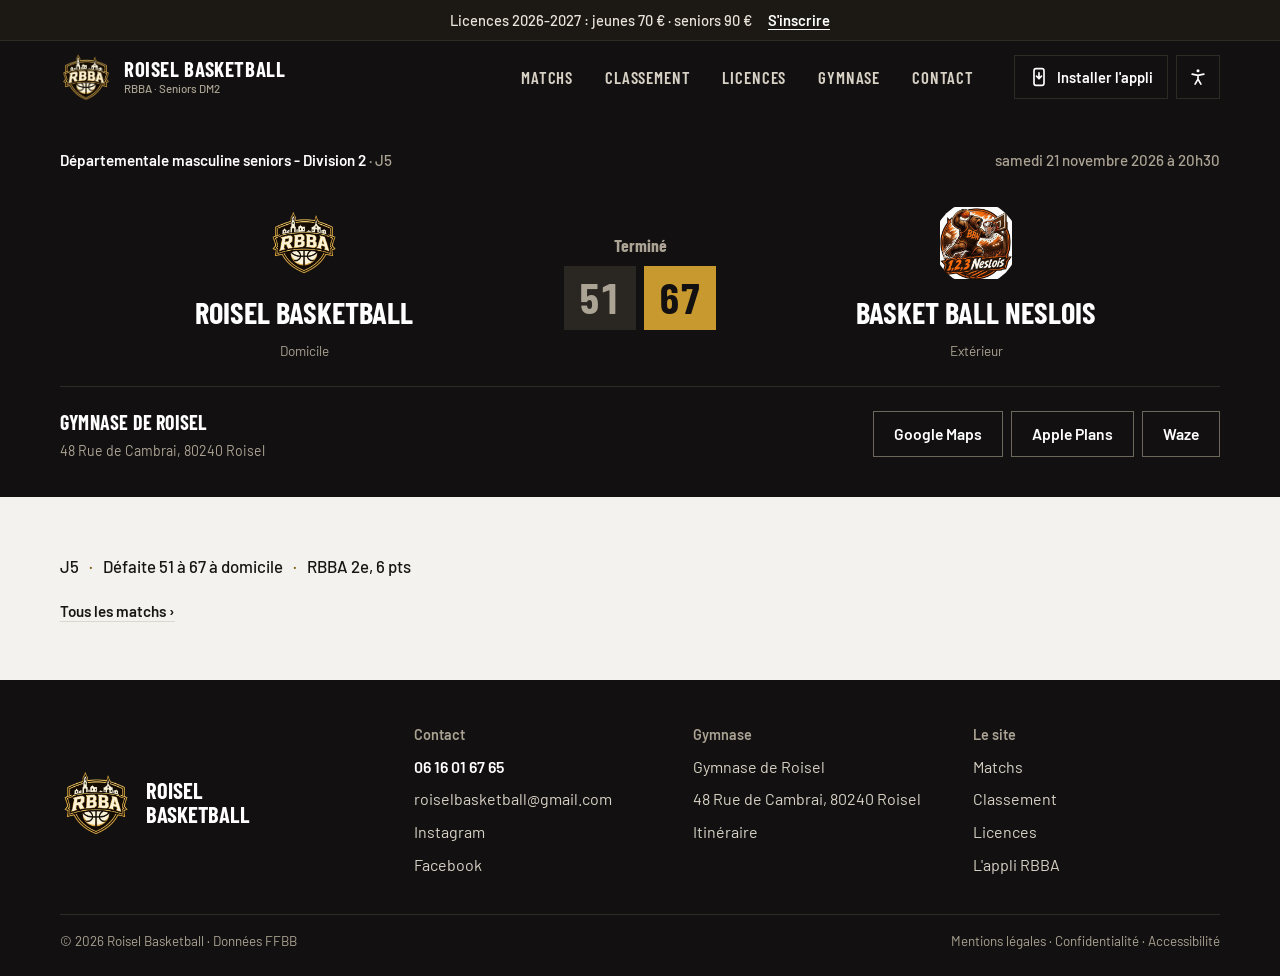
<file: matchs/200000014668321/index.html>
<!doctype html>
<html lang="fr">
<head>
<meta charset="utf-8">
<meta name="viewport" content="width=device-width, initial-scale=1, viewport-fit=cover">
<title>Roisel Basketball – Basket Ball Neslois, DM2 J5, 21 novembre 2026 – Roisel Basketball</title>
<meta name="claude:viewport-fit-sides" content="cover">
<meta name="description" content="Défaite 51 à 67 à domicile · RBBA 2e, 6 pts">
<meta name="theme-color" content="#121010">
<link rel="manifest" href="../../manifest.webmanifest">
<link rel="icon" href="../../assets/icon-192.png">
<link rel="apple-touch-icon" href="../../assets/apple-touch-icon.png">
<meta name="mobile-web-app-capable" content="yes"><meta name="apple-mobile-web-app-capable" content="yes"><meta name="apple-mobile-web-app-title" content="RBBA">
<link rel="preconnect" href="https://fonts.googleapis.com"><link rel="preconnect" href="https://fonts.gstatic.com" crossorigin>
<link rel="stylesheet" href="https://fonts.googleapis.com/css2?family=Barlow+Condensed:wght@500;600;700&family=Barlow:wght@400;500;600;700&display=swap">
<link rel="stylesheet" href="../../assets/style.css">
<script src="../../assets/ui.js" defer></script>
<script src="../../assets/app.js" defer></script>
<script src="https://cdn.onesignal.com/sdks/web/v16/OneSignalSDK.page.js" defer></script><script>window.OneSignalDeferred=window.OneSignalDeferred||[];OneSignalDeferred.push(async function(OneSignal){await OneSignal.init({appId:"7a9ac6d3-6447-4312-8d8b-02bbcdf13915",safari_web_id:"web.onesignal.auto.458f9dc8-6677-4788-b5a2-9d66a9d7a179",serviceWorkerPath:"sw.js",serviceWorkerParam:{scope:"/"},notifyButton:{enable:false},welcomeNotification:{title:"Alertes activées",message:"Vous ne manquerez aucun match du RBBA 🏀",url:"https://roiselbasketball.fr/"}});document.dispatchEvent(new CustomEvent("rbba:onesignal"));});</script>
<link rel="canonical" href="https://roiselbasketball.fr/matchs/200000014668321/">
<script type="application/ld+json">{"@context": "https://schema.org", "@type": "SportsEvent", "name": "Roisel Basketball – Basket Ball Neslois", "startDate": "2026-11-21T20:30:00+01:00", "sport": "Basketball", "location": {"@type": "Place", "name": "Gymnase de Roisel, 48 Rue de Cambrai, 80240 Roisel"}, "homeTeam": {"@type": "SportsTeam", "name": "Roisel Basketball"}, "awayTeam": {"@type": "SportsTeam", "name": "Basket Ball Neslois"}, "url": "https://roiselbasketball.fr/matchs/200000014668321/"}</script>
</head>
<body data-page="match">
<a class="skip" href="#main">Aller au contenu</a>
<div class="topbar"><div class="wrap"><span class="long">Licences 2026-2027 : jeunes 70&nbsp;€ · seniors 90&nbsp;€</span><span class="short">Licences 70&nbsp;€ · 90&nbsp;€</span><a href="https://www.helloasso.com/associations/roisel-basketball/adhesions/adhesion-au-club" target="_blank" rel="noopener">S'inscrire</a></div></div>
<header class="hdr">
  <div class="wrap">
    <a class="brand" href="../../index.html"><img src="../../assets/logo.webp" alt="" width="52" height="48"><span>Roisel Basketball<small>RBBA · Seniors DM2</small></span></a>
    <nav class="nav" id="nav" aria-label="Navigation principale"><a href="../../matchs.html">Matchs</a><a href="../../matchs.html#classement">Classement</a><a href="../../index.html#licences">Licences</a><a href="../../index.html#gymnase">Gymnase</a><a href="#contact">Contact</a></nav>
    <div class="tools">
      <button class="install-btn" type="button" aria-haspopup="dialog" aria-controls="install-help"><svg viewBox="0 0 24 24" fill="none" stroke="currentColor" stroke-width="2" stroke-linecap="round" stroke-linejoin="round" aria-hidden="true"><rect x="6" y="2" width="12" height="20" rx="2.5"/><path d="M12 7v7M9 11l3 3 3-3"/></svg><span>Installer l'appli</span></button>
      <button class="ibtn a11y-btn" type="button" aria-haspopup="dialog" aria-controls="a11y" aria-expanded="false" aria-label="Accessibilité"><svg viewBox="0 0 24 24" fill="none" stroke="currentColor" stroke-width="2" stroke-linecap="round" aria-hidden="true"><circle cx="12" cy="4.5" r="1.8" fill="currentColor" stroke="none"/><path d="M5 8.5l7 1.5 7-1.5M12 10v4.5M12 14.5l-3.5 6M12 14.5l3.5 6"/></svg></button>
      <button class="ibtn menu-btn" type="button" aria-expanded="false" aria-controls="nav" aria-label="Ouvrir le menu"><svg viewBox="0 0 24 24" fill="none" stroke="currentColor" stroke-width="2" aria-hidden="true"><path d="M4 7h16M4 12h16M4 17h16"/></svg></button>
    </div>
  </div>
</header>
<div class="install-help" id="install-help" role="dialog" aria-labelledby="ih-title" hidden>
  <h2 id="ih-title">Ajouter le RBBA à l'écran d'accueil</h2>
  <ol class="steps ih-ios">
    <li>Touchez le bouton <strong>Partager</strong> <svg class="ih-ico" viewBox="0 0 24 24" fill="none" stroke="currentColor" stroke-width="2" stroke-linecap="round" stroke-linejoin="round" aria-hidden="true"><path d="M12 3v12M8 7l4-4 4 4"/><path d="M5 11v9h14v-9"/></svg><span>En bas de l'écran dans Safari</span></li>
    <li>Choisissez <strong>Sur l'écran d'accueil</strong><span>Faites défiler la liste si besoin</span></li>
    <li>Touchez <strong>Ajouter</strong><span>L'icône RBBA apparaît avec vos applis</span></li>
  </ol>
  <ol class="steps ih-android" hidden>
    <li>Touchez le menu <strong>⋮</strong><span>En haut à droite dans Chrome</span></li>
    <li>Choisissez <strong>Ajouter à l'écran d'accueil</strong><span>Ou « Installer l'application »</span></li>
    <li>Touchez <strong>Installer</strong><span>L'icône RBBA apparaît avec vos applis</span></li>
  </ol>
  <button class="btn btn--dark ih-close" type="button">Compris</button>
</div>
<div class="a11y" id="a11y" role="dialog" aria-labelledby="a11y-title" hidden>
  <h2 id="a11y-title">Accessibilité</h2>
  <fieldset><legend>Taille du texte</legend><div class="seg">
    <label><input type="radio" name="a11y-text" id="a11y-t1" value="" checked><span>Normale</span></label>
    <label><input type="radio" name="a11y-text" id="a11y-t2" value="text-lg"><span>Grande</span></label>
    <label><input type="radio" name="a11y-text" id="a11y-t3" value="text-xl"><span>Très grande</span></label></div></fieldset>
  <fieldset><legend>Animations</legend><div class="seg">
    <label><input type="radio" name="a11y-motion" id="a11y-m1" value="" checked><span>Normales</span></label>
    <label><input type="radio" name="a11y-motion" id="a11y-m2" value="reduce-motion"><span>Aucune</span></label></div></fieldset>
  <fieldset><legend>Contraste</legend><div class="seg">
    <label><input type="radio" name="a11y-contrast" id="a11y-c1" value="" checked><span>Normal</span></label>
    <label><input type="radio" name="a11y-contrast" id="a11y-c2" value="contrast"><span>Renforcé</span></label></div></fieldset>
  <button class="btn btn--dark a11y-close" type="button">Fermer</button>
</div>
<div id="banners"></div>

<main id="main" tabindex="-1">
  <section class="match-hero"><div class="wrap">
    <p class="next-top"><span><b>Départementale masculine seniors - Division 2</b> · J5</span><span>samedi 21 novembre 2026 à 20h30</span></p>
    <h1 class="sr">Roisel Basketball contre Basket Ball Neslois</h1>
    <div class="versus"><div class="side"><span class="crest" aria-hidden="true"><img src="../../assets/logo.webp" alt=""></span><span class="nm">Roisel Basketball</span><span class="tg">Domicile</span></div><div class="mid"><span class="vs">Terminé</span><div class="score-pair"><span class="sb sb--lg">51</span><span class="sb sb--lg w">67</span></div></div><div class="side"><span class="crest" aria-hidden="true"><img src="../../assets/clubs/nesle.png" alt=""></span><span class="nm">Basket Ball Neslois</span><span class="tg">Extérieur</span></div></div>
    <div class="next-bottom"><p class="venue">Gymnase de Roisel<small>48 Rue de Cambrai, 80240 Roisel</small></p><div class="btns"><a class="btn btn--out-l" href="https://www.google.com/maps/dir/?api=1&amp;destination=49.952727,3.103363" target="_blank" rel="noopener">Google Maps</a><a class="btn btn--out-l" href="https://maps.apple.com/?daddr=49.952727,3.103363&amp;q=Gymnase%20de%20Roisel" target="_blank" rel="noopener">Apple Plans</a><a class="btn btn--out-l" href="https://waze.com/ul?ll=49.952727,3.103363&amp;navigate=yes" target="_blank" rel="noopener">Waze</a></div></div>
  </div></section>
  <section class="block wrap"><p class="facts"><span>J5</span><span>Défaite 51 à 67 à domicile</span><span>RBBA 2e, 6 pts</span></p><p style="margin-top:20px"><a class="more" href="../../matchs.html">Tous les matchs</a></p></section>
</main>
<footer class="ftr" id="contact">
  <div class="wrap">
    <div class="ftr-grid">
      <div class="ftr-brand"><img src="../../assets/logo.webp" alt="Logo Roisel Basketball" width="72" height="66"><b>Roisel<br>Basketball</b></div>
      <div><h2>Contact</h2><ul><li><a class="tel" href="tel:+33616016765">06 16 01 67 65</a></li><li><a href="mailto:roiselbasketball@gmail.com">roiselbasketball@gmail.com</a></li><li><a href="https://www.instagram.com/roiselbasketball/" target="_blank" rel="noopener">Instagram</a></li><li><a href="https://www.facebook.com/share/18sTYZXxJF/" target="_blank" rel="noopener">Facebook</a></li></ul></div>
      <div><h2>Gymnase</h2><ul><li>Gymnase de Roisel</li><li>48 Rue de Cambrai, 80240 Roisel</li><li><a href="https://www.google.com/maps/dir/?api=1&amp;destination=49.952727,3.103363" target="_blank" rel="noopener">Itinéraire</a></li></ul></div>
      <div><h2>Le site</h2><ul><li><a href="../../matchs.html">Matchs</a></li><li><a href="../../matchs.html#classement">Classement</a></li><li><a href="../../index.html#licences">Licences</a></li><li><a href="../../appli.html">L'appli RBBA</a></li></ul></div>
    </div>
    <div class="ftr-bottom"><span>© 2026 Roisel Basketball · Données FFBB</span><span><a href="../../mentions-legales.html">Mentions légales</a> · <a href="../../mentions-legales.html#confidentialite">Confidentialité</a> · <a href="../../mentions-legales.html#accessibilite">Accessibilité</a></span></div>
  </div>
</footer>
</body>
</html>
</file>
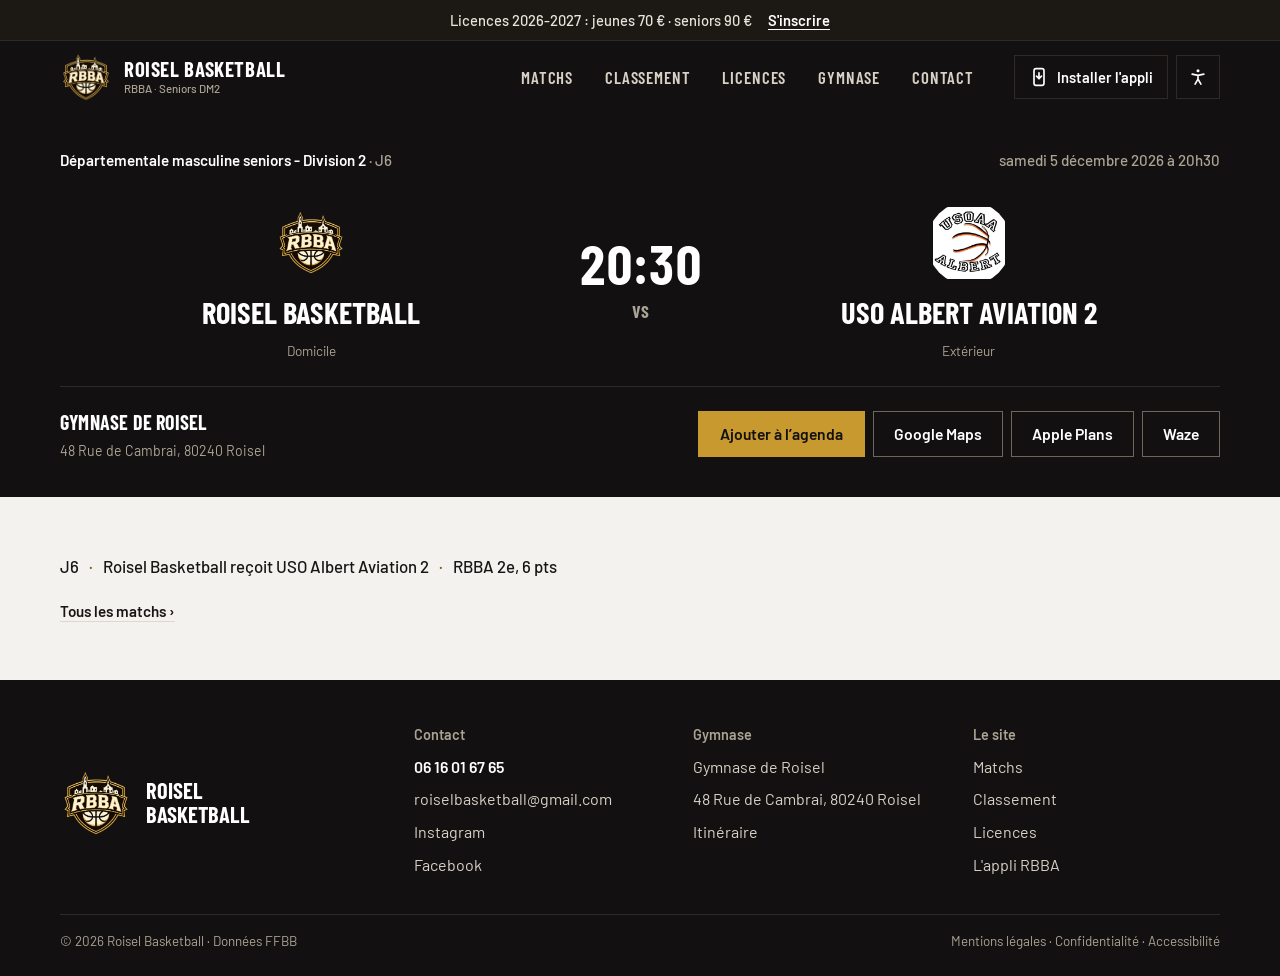
<file: matchs/200000014668327/index.html>
<!doctype html>
<html lang="fr">
<head>
<meta charset="utf-8">
<meta name="viewport" content="width=device-width, initial-scale=1, viewport-fit=cover">
<title>Roisel Basketball – USO Albert Aviation 2, DM2 J6, 5 décembre 2026 – Roisel Basketball</title>
<meta name="claude:viewport-fit-sides" content="cover">
<meta name="description" content="Roisel Basketball reçoit USO Albert Aviation 2 · RBBA 2e, 6 pts">
<meta name="theme-color" content="#121010">
<link rel="manifest" href="../../manifest.webmanifest">
<link rel="icon" href="../../assets/icon-192.png">
<link rel="apple-touch-icon" href="../../assets/apple-touch-icon.png">
<meta name="mobile-web-app-capable" content="yes"><meta name="apple-mobile-web-app-capable" content="yes"><meta name="apple-mobile-web-app-title" content="RBBA">
<link rel="preconnect" href="https://fonts.googleapis.com"><link rel="preconnect" href="https://fonts.gstatic.com" crossorigin>
<link rel="stylesheet" href="https://fonts.googleapis.com/css2?family=Barlow+Condensed:wght@500;600;700&family=Barlow:wght@400;500;600;700&display=swap">
<link rel="stylesheet" href="../../assets/style.css">
<script src="../../assets/ui.js" defer></script>
<script src="../../assets/app.js" defer></script>
<script src="https://cdn.onesignal.com/sdks/web/v16/OneSignalSDK.page.js" defer></script><script>window.OneSignalDeferred=window.OneSignalDeferred||[];OneSignalDeferred.push(async function(OneSignal){await OneSignal.init({appId:"7a9ac6d3-6447-4312-8d8b-02bbcdf13915",safari_web_id:"web.onesignal.auto.458f9dc8-6677-4788-b5a2-9d66a9d7a179",serviceWorkerPath:"sw.js",serviceWorkerParam:{scope:"/"},notifyButton:{enable:false},welcomeNotification:{title:"Alertes activées",message:"Vous ne manquerez aucun match du RBBA 🏀",url:"https://roiselbasketball.fr/"}});document.dispatchEvent(new CustomEvent("rbba:onesignal"));});</script>
<link rel="canonical" href="https://roiselbasketball.fr/matchs/200000014668327/">
<script type="application/ld+json">{"@context": "https://schema.org", "@type": "SportsEvent", "name": "Roisel Basketball – USO Albert Aviation 2", "startDate": "2026-12-05T20:30:00+01:00", "sport": "Basketball", "location": {"@type": "Place", "name": "Gymnase de Roisel, 48 Rue de Cambrai, 80240 Roisel"}, "homeTeam": {"@type": "SportsTeam", "name": "Roisel Basketball"}, "awayTeam": {"@type": "SportsTeam", "name": "USO Albert Aviation 2"}, "url": "https://roiselbasketball.fr/matchs/200000014668327/"}</script>
</head>
<body data-page="match">
<a class="skip" href="#main">Aller au contenu</a>
<div class="topbar"><div class="wrap"><span class="long">Licences 2026-2027 : jeunes 70&nbsp;€ · seniors 90&nbsp;€</span><span class="short">Licences 70&nbsp;€ · 90&nbsp;€</span><a href="https://www.helloasso.com/associations/roisel-basketball/adhesions/adhesion-au-club" target="_blank" rel="noopener">S'inscrire</a></div></div>
<header class="hdr">
  <div class="wrap">
    <a class="brand" href="../../index.html"><img src="../../assets/logo.webp" alt="" width="52" height="48"><span>Roisel Basketball<small>RBBA · Seniors DM2</small></span></a>
    <nav class="nav" id="nav" aria-label="Navigation principale"><a href="../../matchs.html">Matchs</a><a href="../../matchs.html#classement">Classement</a><a href="../../index.html#licences">Licences</a><a href="../../index.html#gymnase">Gymnase</a><a href="#contact">Contact</a></nav>
    <div class="tools">
      <button class="install-btn" type="button" aria-haspopup="dialog" aria-controls="install-help"><svg viewBox="0 0 24 24" fill="none" stroke="currentColor" stroke-width="2" stroke-linecap="round" stroke-linejoin="round" aria-hidden="true"><rect x="6" y="2" width="12" height="20" rx="2.5"/><path d="M12 7v7M9 11l3 3 3-3"/></svg><span>Installer l'appli</span></button>
      <button class="ibtn a11y-btn" type="button" aria-haspopup="dialog" aria-controls="a11y" aria-expanded="false" aria-label="Accessibilité"><svg viewBox="0 0 24 24" fill="none" stroke="currentColor" stroke-width="2" stroke-linecap="round" aria-hidden="true"><circle cx="12" cy="4.5" r="1.8" fill="currentColor" stroke="none"/><path d="M5 8.5l7 1.5 7-1.5M12 10v4.5M12 14.5l-3.5 6M12 14.5l3.5 6"/></svg></button>
      <button class="ibtn menu-btn" type="button" aria-expanded="false" aria-controls="nav" aria-label="Ouvrir le menu"><svg viewBox="0 0 24 24" fill="none" stroke="currentColor" stroke-width="2" aria-hidden="true"><path d="M4 7h16M4 12h16M4 17h16"/></svg></button>
    </div>
  </div>
</header>
<div class="install-help" id="install-help" role="dialog" aria-labelledby="ih-title" hidden>
  <h2 id="ih-title">Ajouter le RBBA à l'écran d'accueil</h2>
  <ol class="steps ih-ios">
    <li>Touchez le bouton <strong>Partager</strong> <svg class="ih-ico" viewBox="0 0 24 24" fill="none" stroke="currentColor" stroke-width="2" stroke-linecap="round" stroke-linejoin="round" aria-hidden="true"><path d="M12 3v12M8 7l4-4 4 4"/><path d="M5 11v9h14v-9"/></svg><span>En bas de l'écran dans Safari</span></li>
    <li>Choisissez <strong>Sur l'écran d'accueil</strong><span>Faites défiler la liste si besoin</span></li>
    <li>Touchez <strong>Ajouter</strong><span>L'icône RBBA apparaît avec vos applis</span></li>
  </ol>
  <ol class="steps ih-android" hidden>
    <li>Touchez le menu <strong>⋮</strong><span>En haut à droite dans Chrome</span></li>
    <li>Choisissez <strong>Ajouter à l'écran d'accueil</strong><span>Ou « Installer l'application »</span></li>
    <li>Touchez <strong>Installer</strong><span>L'icône RBBA apparaît avec vos applis</span></li>
  </ol>
  <button class="btn btn--dark ih-close" type="button">Compris</button>
</div>
<div class="a11y" id="a11y" role="dialog" aria-labelledby="a11y-title" hidden>
  <h2 id="a11y-title">Accessibilité</h2>
  <fieldset><legend>Taille du texte</legend><div class="seg">
    <label><input type="radio" name="a11y-text" id="a11y-t1" value="" checked><span>Normale</span></label>
    <label><input type="radio" name="a11y-text" id="a11y-t2" value="text-lg"><span>Grande</span></label>
    <label><input type="radio" name="a11y-text" id="a11y-t3" value="text-xl"><span>Très grande</span></label></div></fieldset>
  <fieldset><legend>Animations</legend><div class="seg">
    <label><input type="radio" name="a11y-motion" id="a11y-m1" value="" checked><span>Normales</span></label>
    <label><input type="radio" name="a11y-motion" id="a11y-m2" value="reduce-motion"><span>Aucune</span></label></div></fieldset>
  <fieldset><legend>Contraste</legend><div class="seg">
    <label><input type="radio" name="a11y-contrast" id="a11y-c1" value="" checked><span>Normal</span></label>
    <label><input type="radio" name="a11y-contrast" id="a11y-c2" value="contrast"><span>Renforcé</span></label></div></fieldset>
  <button class="btn btn--dark a11y-close" type="button">Fermer</button>
</div>
<div id="banners"></div>

<main id="main" tabindex="-1">
  <section class="match-hero"><div class="wrap">
    <p class="next-top"><span><b>Départementale masculine seniors - Division 2</b> · J6</span><span>samedi 5 décembre 2026 à 20h30</span></p>
    <h1 class="sr">Roisel Basketball contre USO Albert Aviation 2</h1>
    <div class="versus"><div class="side"><span class="crest" aria-hidden="true"><img src="../../assets/logo.webp" alt=""></span><span class="nm">Roisel Basketball</span><span class="tg">Domicile</span></div><div class="mid"><span class="time">20:30</span><span class="vs">VS</span></div><div class="side"><span class="crest" aria-hidden="true"><img src="../../assets/clubs/albert.png" alt=""></span><span class="nm">USO Albert Aviation 2</span><span class="tg">Extérieur</span></div></div>
    <div class="next-bottom"><p class="venue">Gymnase de Roisel<small>48 Rue de Cambrai, 80240 Roisel</small></p><div class="btns"><a class="btn" href="../../data/ics/200000014668327.ics">Ajouter à l’agenda</a><a class="btn btn--out-l" href="https://www.google.com/maps/dir/?api=1&amp;destination=49.952727,3.103363" target="_blank" rel="noopener">Google Maps</a><a class="btn btn--out-l" href="https://maps.apple.com/?daddr=49.952727,3.103363&amp;q=Gymnase%20de%20Roisel" target="_blank" rel="noopener">Apple Plans</a><a class="btn btn--out-l" href="https://waze.com/ul?ll=49.952727,3.103363&amp;navigate=yes" target="_blank" rel="noopener">Waze</a></div></div>
  </div></section>
  <section class="block wrap"><p class="facts"><span>J6</span><span>Roisel Basketball reçoit USO Albert Aviation 2</span><span>RBBA 2e, 6 pts</span></p><p style="margin-top:20px"><a class="more" href="../../matchs.html">Tous les matchs</a></p></section>
</main>
<footer class="ftr" id="contact">
  <div class="wrap">
    <div class="ftr-grid">
      <div class="ftr-brand"><img src="../../assets/logo.webp" alt="Logo Roisel Basketball" width="72" height="66"><b>Roisel<br>Basketball</b></div>
      <div><h2>Contact</h2><ul><li><a class="tel" href="tel:+33616016765">06 16 01 67 65</a></li><li><a href="mailto:roiselbasketball@gmail.com">roiselbasketball@gmail.com</a></li><li><a href="https://www.instagram.com/roiselbasketball/" target="_blank" rel="noopener">Instagram</a></li><li><a href="https://www.facebook.com/share/18sTYZXxJF/" target="_blank" rel="noopener">Facebook</a></li></ul></div>
      <div><h2>Gymnase</h2><ul><li>Gymnase de Roisel</li><li>48 Rue de Cambrai, 80240 Roisel</li><li><a href="https://www.google.com/maps/dir/?api=1&amp;destination=49.952727,3.103363" target="_blank" rel="noopener">Itinéraire</a></li></ul></div>
      <div><h2>Le site</h2><ul><li><a href="../../matchs.html">Matchs</a></li><li><a href="../../matchs.html#classement">Classement</a></li><li><a href="../../index.html#licences">Licences</a></li><li><a href="../../appli.html">L'appli RBBA</a></li></ul></div>
    </div>
    <div class="ftr-bottom"><span>© 2026 Roisel Basketball · Données FFBB</span><span><a href="../../mentions-legales.html">Mentions légales</a> · <a href="../../mentions-legales.html#confidentialite">Confidentialité</a> · <a href="../../mentions-legales.html#accessibilite">Accessibilité</a></span></div>
  </div>
</footer>
</body>
</html>
</file>
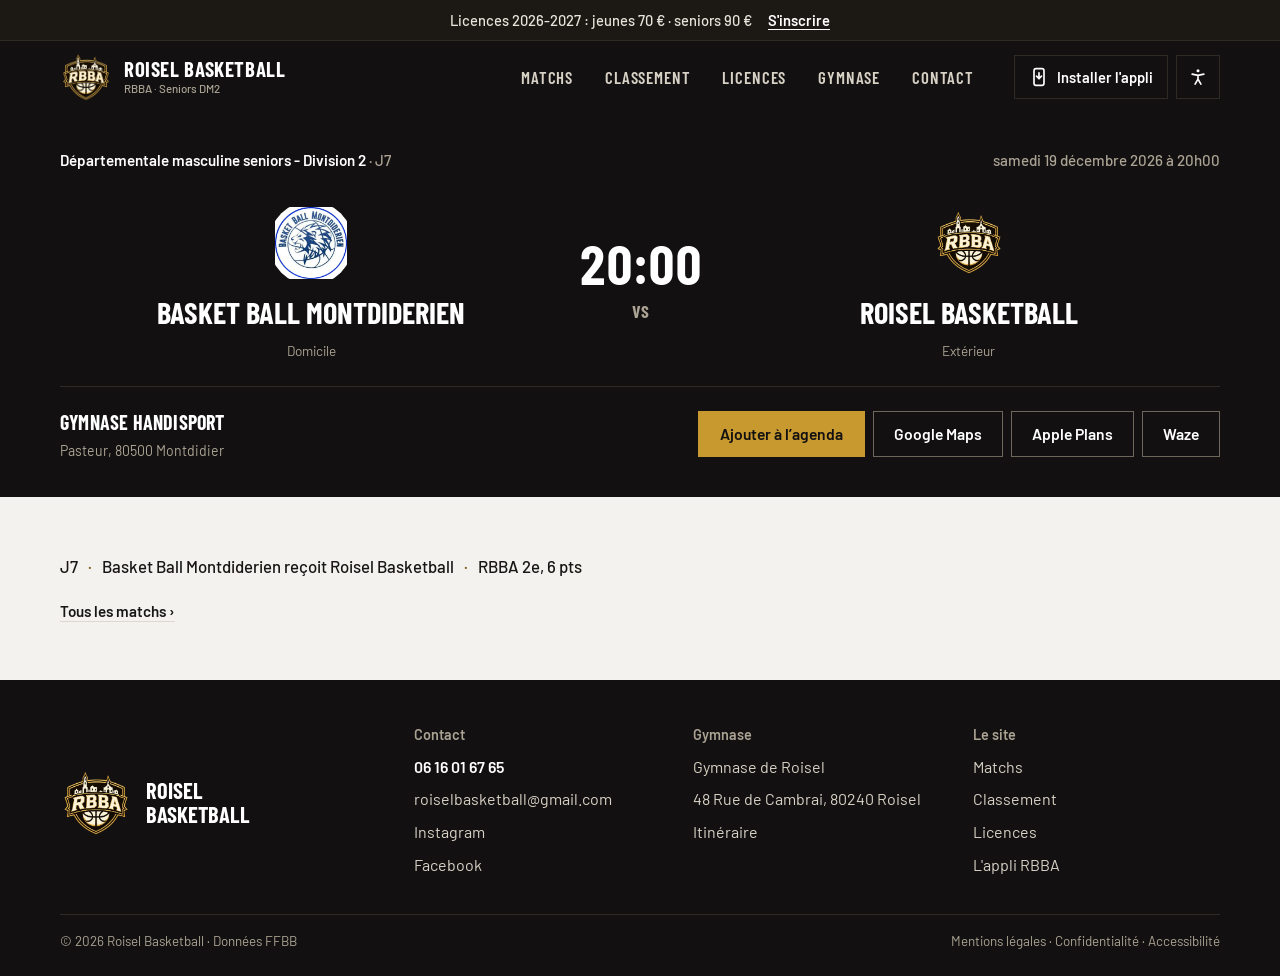
<file: matchs/200000014668333/index.html>
<!doctype html>
<html lang="fr">
<head>
<meta charset="utf-8">
<meta name="viewport" content="width=device-width, initial-scale=1, viewport-fit=cover">
<title>Basket Ball Montdiderien – Roisel Basketball, DM2 J7, 19 décembre 2026 – Roisel Basketball</title>
<meta name="claude:viewport-fit-sides" content="cover">
<meta name="description" content="Basket Ball Montdiderien reçoit Roisel Basketball · RBBA 2e, 6 pts">
<meta name="theme-color" content="#121010">
<link rel="manifest" href="../../manifest.webmanifest">
<link rel="icon" href="../../assets/icon-192.png">
<link rel="apple-touch-icon" href="../../assets/apple-touch-icon.png">
<meta name="mobile-web-app-capable" content="yes"><meta name="apple-mobile-web-app-capable" content="yes"><meta name="apple-mobile-web-app-title" content="RBBA">
<link rel="preconnect" href="https://fonts.googleapis.com"><link rel="preconnect" href="https://fonts.gstatic.com" crossorigin>
<link rel="stylesheet" href="https://fonts.googleapis.com/css2?family=Barlow+Condensed:wght@500;600;700&family=Barlow:wght@400;500;600;700&display=swap">
<link rel="stylesheet" href="../../assets/style.css">
<script src="../../assets/ui.js" defer></script>
<script src="../../assets/app.js" defer></script>
<script src="https://cdn.onesignal.com/sdks/web/v16/OneSignalSDK.page.js" defer></script><script>window.OneSignalDeferred=window.OneSignalDeferred||[];OneSignalDeferred.push(async function(OneSignal){await OneSignal.init({appId:"7a9ac6d3-6447-4312-8d8b-02bbcdf13915",safari_web_id:"web.onesignal.auto.458f9dc8-6677-4788-b5a2-9d66a9d7a179",serviceWorkerPath:"sw.js",serviceWorkerParam:{scope:"/"},notifyButton:{enable:false},welcomeNotification:{title:"Alertes activées",message:"Vous ne manquerez aucun match du RBBA 🏀",url:"https://roiselbasketball.fr/"}});document.dispatchEvent(new CustomEvent("rbba:onesignal"));});</script>
<link rel="canonical" href="https://roiselbasketball.fr/matchs/200000014668333/">
<script type="application/ld+json">{"@context": "https://schema.org", "@type": "SportsEvent", "name": "Basket Ball Montdiderien – Roisel Basketball", "startDate": "2026-12-19T20:00:00+01:00", "sport": "Basketball", "location": {"@type": "Place", "name": "Gymnase Handisport, Pasteur, 80500 Montdidier"}, "homeTeam": {"@type": "SportsTeam", "name": "Basket Ball Montdiderien"}, "awayTeam": {"@type": "SportsTeam", "name": "Roisel Basketball"}, "url": "https://roiselbasketball.fr/matchs/200000014668333/"}</script>
</head>
<body data-page="match">
<a class="skip" href="#main">Aller au contenu</a>
<div class="topbar"><div class="wrap"><span class="long">Licences 2026-2027 : jeunes 70&nbsp;€ · seniors 90&nbsp;€</span><span class="short">Licences 70&nbsp;€ · 90&nbsp;€</span><a href="https://www.helloasso.com/associations/roisel-basketball/adhesions/adhesion-au-club" target="_blank" rel="noopener">S'inscrire</a></div></div>
<header class="hdr">
  <div class="wrap">
    <a class="brand" href="../../index.html"><img src="../../assets/logo.webp" alt="" width="52" height="48"><span>Roisel Basketball<small>RBBA · Seniors DM2</small></span></a>
    <nav class="nav" id="nav" aria-label="Navigation principale"><a href="../../matchs.html">Matchs</a><a href="../../matchs.html#classement">Classement</a><a href="../../index.html#licences">Licences</a><a href="../../index.html#gymnase">Gymnase</a><a href="#contact">Contact</a></nav>
    <div class="tools">
      <button class="install-btn" type="button" aria-haspopup="dialog" aria-controls="install-help"><svg viewBox="0 0 24 24" fill="none" stroke="currentColor" stroke-width="2" stroke-linecap="round" stroke-linejoin="round" aria-hidden="true"><rect x="6" y="2" width="12" height="20" rx="2.5"/><path d="M12 7v7M9 11l3 3 3-3"/></svg><span>Installer l'appli</span></button>
      <button class="ibtn a11y-btn" type="button" aria-haspopup="dialog" aria-controls="a11y" aria-expanded="false" aria-label="Accessibilité"><svg viewBox="0 0 24 24" fill="none" stroke="currentColor" stroke-width="2" stroke-linecap="round" aria-hidden="true"><circle cx="12" cy="4.5" r="1.8" fill="currentColor" stroke="none"/><path d="M5 8.5l7 1.5 7-1.5M12 10v4.5M12 14.5l-3.5 6M12 14.5l3.5 6"/></svg></button>
      <button class="ibtn menu-btn" type="button" aria-expanded="false" aria-controls="nav" aria-label="Ouvrir le menu"><svg viewBox="0 0 24 24" fill="none" stroke="currentColor" stroke-width="2" aria-hidden="true"><path d="M4 7h16M4 12h16M4 17h16"/></svg></button>
    </div>
  </div>
</header>
<div class="install-help" id="install-help" role="dialog" aria-labelledby="ih-title" hidden>
  <h2 id="ih-title">Ajouter le RBBA à l'écran d'accueil</h2>
  <ol class="steps ih-ios">
    <li>Touchez le bouton <strong>Partager</strong> <svg class="ih-ico" viewBox="0 0 24 24" fill="none" stroke="currentColor" stroke-width="2" stroke-linecap="round" stroke-linejoin="round" aria-hidden="true"><path d="M12 3v12M8 7l4-4 4 4"/><path d="M5 11v9h14v-9"/></svg><span>En bas de l'écran dans Safari</span></li>
    <li>Choisissez <strong>Sur l'écran d'accueil</strong><span>Faites défiler la liste si besoin</span></li>
    <li>Touchez <strong>Ajouter</strong><span>L'icône RBBA apparaît avec vos applis</span></li>
  </ol>
  <ol class="steps ih-android" hidden>
    <li>Touchez le menu <strong>⋮</strong><span>En haut à droite dans Chrome</span></li>
    <li>Choisissez <strong>Ajouter à l'écran d'accueil</strong><span>Ou « Installer l'application »</span></li>
    <li>Touchez <strong>Installer</strong><span>L'icône RBBA apparaît avec vos applis</span></li>
  </ol>
  <button class="btn btn--dark ih-close" type="button">Compris</button>
</div>
<div class="a11y" id="a11y" role="dialog" aria-labelledby="a11y-title" hidden>
  <h2 id="a11y-title">Accessibilité</h2>
  <fieldset><legend>Taille du texte</legend><div class="seg">
    <label><input type="radio" name="a11y-text" id="a11y-t1" value="" checked><span>Normale</span></label>
    <label><input type="radio" name="a11y-text" id="a11y-t2" value="text-lg"><span>Grande</span></label>
    <label><input type="radio" name="a11y-text" id="a11y-t3" value="text-xl"><span>Très grande</span></label></div></fieldset>
  <fieldset><legend>Animations</legend><div class="seg">
    <label><input type="radio" name="a11y-motion" id="a11y-m1" value="" checked><span>Normales</span></label>
    <label><input type="radio" name="a11y-motion" id="a11y-m2" value="reduce-motion"><span>Aucune</span></label></div></fieldset>
  <fieldset><legend>Contraste</legend><div class="seg">
    <label><input type="radio" name="a11y-contrast" id="a11y-c1" value="" checked><span>Normal</span></label>
    <label><input type="radio" name="a11y-contrast" id="a11y-c2" value="contrast"><span>Renforcé</span></label></div></fieldset>
  <button class="btn btn--dark a11y-close" type="button">Fermer</button>
</div>
<div id="banners"></div>

<main id="main" tabindex="-1">
  <section class="match-hero"><div class="wrap">
    <p class="next-top"><span><b>Départementale masculine seniors - Division 2</b> · J7</span><span>samedi 19 décembre 2026 à 20h00</span></p>
    <h1 class="sr">Basket Ball Montdiderien contre Roisel Basketball</h1>
    <div class="versus"><div class="side"><span class="crest" aria-hidden="true"><img src="../../assets/clubs/montdidier.png" alt=""></span><span class="nm">Basket Ball Montdiderien</span><span class="tg">Domicile</span></div><div class="mid"><span class="time">20:00</span><span class="vs">VS</span></div><div class="side"><span class="crest" aria-hidden="true"><img src="../../assets/logo.webp" alt=""></span><span class="nm">Roisel Basketball</span><span class="tg">Extérieur</span></div></div>
    <div class="next-bottom"><p class="venue">Gymnase Handisport<small>Pasteur, 80500 Montdidier</small></p><div class="btns"><a class="btn" href="../../data/ics/200000014668333.ics">Ajouter à l’agenda</a><a class="btn btn--out-l" href="https://www.google.com/maps/dir/?api=1&amp;destination=Gymnase%20Handisport%2C%20Pasteur%2C%2080500%20Montdidier" target="_blank" rel="noopener">Google Maps</a><a class="btn btn--out-l" href="https://maps.apple.com/?daddr=Gymnase%20Handisport%2C%20Pasteur%2C%2080500%20Montdidier" target="_blank" rel="noopener">Apple Plans</a><a class="btn btn--out-l" href="https://waze.com/ul?q=Gymnase%20Handisport%2C%20Pasteur%2C%2080500%20Montdidier&amp;navigate=yes" target="_blank" rel="noopener">Waze</a></div></div>
  </div></section>
  <section class="block wrap"><p class="facts"><span>J7</span><span>Basket Ball Montdiderien reçoit Roisel Basketball</span><span>RBBA 2e, 6 pts</span></p><p style="margin-top:20px"><a class="more" href="../../matchs.html">Tous les matchs</a></p></section>
</main>
<footer class="ftr" id="contact">
  <div class="wrap">
    <div class="ftr-grid">
      <div class="ftr-brand"><img src="../../assets/logo.webp" alt="Logo Roisel Basketball" width="72" height="66"><b>Roisel<br>Basketball</b></div>
      <div><h2>Contact</h2><ul><li><a class="tel" href="tel:+33616016765">06 16 01 67 65</a></li><li><a href="mailto:roiselbasketball@gmail.com">roiselbasketball@gmail.com</a></li><li><a href="https://www.instagram.com/roiselbasketball/" target="_blank" rel="noopener">Instagram</a></li><li><a href="https://www.facebook.com/share/18sTYZXxJF/" target="_blank" rel="noopener">Facebook</a></li></ul></div>
      <div><h2>Gymnase</h2><ul><li>Gymnase de Roisel</li><li>48 Rue de Cambrai, 80240 Roisel</li><li><a href="https://www.google.com/maps/dir/?api=1&amp;destination=49.952727,3.103363" target="_blank" rel="noopener">Itinéraire</a></li></ul></div>
      <div><h2>Le site</h2><ul><li><a href="../../matchs.html">Matchs</a></li><li><a href="../../matchs.html#classement">Classement</a></li><li><a href="../../index.html#licences">Licences</a></li><li><a href="../../appli.html">L'appli RBBA</a></li></ul></div>
    </div>
    <div class="ftr-bottom"><span>© 2026 Roisel Basketball · Données FFBB</span><span><a href="../../mentions-legales.html">Mentions légales</a> · <a href="../../mentions-legales.html#confidentialite">Confidentialité</a> · <a href="../../mentions-legales.html#accessibilite">Accessibilité</a></span></div>
  </div>
</footer>
</body>
</html>
</file>
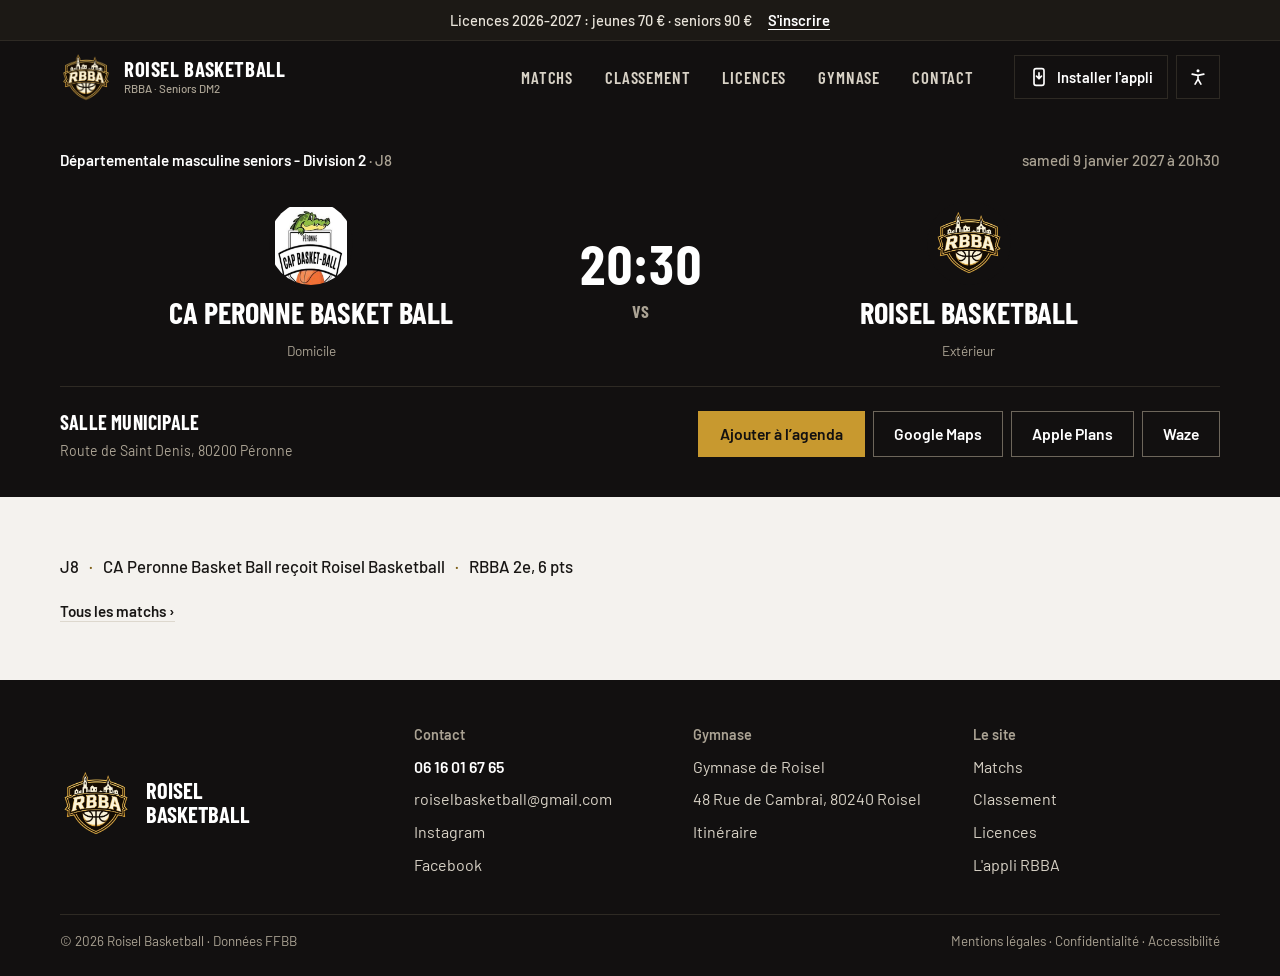
<file: matchs/200000014668339/index.html>
<!doctype html>
<html lang="fr">
<head>
<meta charset="utf-8">
<meta name="viewport" content="width=device-width, initial-scale=1, viewport-fit=cover">
<title>CA Peronne Basket Ball – Roisel Basketball, DM2 J8, 9 janvier 2027 – Roisel Basketball</title>
<meta name="claude:viewport-fit-sides" content="cover">
<meta name="description" content="CA Peronne Basket Ball reçoit Roisel Basketball · RBBA 2e, 6 pts">
<meta name="theme-color" content="#121010">
<link rel="manifest" href="../../manifest.webmanifest">
<link rel="icon" href="../../assets/icon-192.png">
<link rel="apple-touch-icon" href="../../assets/apple-touch-icon.png">
<meta name="mobile-web-app-capable" content="yes"><meta name="apple-mobile-web-app-capable" content="yes"><meta name="apple-mobile-web-app-title" content="RBBA">
<link rel="preconnect" href="https://fonts.googleapis.com"><link rel="preconnect" href="https://fonts.gstatic.com" crossorigin>
<link rel="stylesheet" href="https://fonts.googleapis.com/css2?family=Barlow+Condensed:wght@500;600;700&family=Barlow:wght@400;500;600;700&display=swap">
<link rel="stylesheet" href="../../assets/style.css">
<script src="../../assets/ui.js" defer></script>
<script src="../../assets/app.js" defer></script>
<script src="https://cdn.onesignal.com/sdks/web/v16/OneSignalSDK.page.js" defer></script><script>window.OneSignalDeferred=window.OneSignalDeferred||[];OneSignalDeferred.push(async function(OneSignal){await OneSignal.init({appId:"7a9ac6d3-6447-4312-8d8b-02bbcdf13915",safari_web_id:"web.onesignal.auto.458f9dc8-6677-4788-b5a2-9d66a9d7a179",serviceWorkerPath:"sw.js",serviceWorkerParam:{scope:"/"},notifyButton:{enable:false},welcomeNotification:{title:"Alertes activées",message:"Vous ne manquerez aucun match du RBBA 🏀",url:"https://roiselbasketball.fr/"}});document.dispatchEvent(new CustomEvent("rbba:onesignal"));});</script>
<link rel="canonical" href="https://roiselbasketball.fr/matchs/200000014668339/">
<script type="application/ld+json">{"@context": "https://schema.org", "@type": "SportsEvent", "name": "CA Peronne Basket Ball – Roisel Basketball", "startDate": "2027-01-09T20:30:00+01:00", "sport": "Basketball", "location": {"@type": "Place", "name": "Salle Municipale, Route de Saint Denis, 80200 Péronne"}, "homeTeam": {"@type": "SportsTeam", "name": "CA Peronne Basket Ball"}, "awayTeam": {"@type": "SportsTeam", "name": "Roisel Basketball"}, "url": "https://roiselbasketball.fr/matchs/200000014668339/"}</script>
</head>
<body data-page="match">
<a class="skip" href="#main">Aller au contenu</a>
<div class="topbar"><div class="wrap"><span class="long">Licences 2026-2027 : jeunes 70&nbsp;€ · seniors 90&nbsp;€</span><span class="short">Licences 70&nbsp;€ · 90&nbsp;€</span><a href="https://www.helloasso.com/associations/roisel-basketball/adhesions/adhesion-au-club" target="_blank" rel="noopener">S'inscrire</a></div></div>
<header class="hdr">
  <div class="wrap">
    <a class="brand" href="../../index.html"><img src="../../assets/logo.webp" alt="" width="52" height="48"><span>Roisel Basketball<small>RBBA · Seniors DM2</small></span></a>
    <nav class="nav" id="nav" aria-label="Navigation principale"><a href="../../matchs.html">Matchs</a><a href="../../matchs.html#classement">Classement</a><a href="../../index.html#licences">Licences</a><a href="../../index.html#gymnase">Gymnase</a><a href="#contact">Contact</a></nav>
    <div class="tools">
      <button class="install-btn" type="button" aria-haspopup="dialog" aria-controls="install-help"><svg viewBox="0 0 24 24" fill="none" stroke="currentColor" stroke-width="2" stroke-linecap="round" stroke-linejoin="round" aria-hidden="true"><rect x="6" y="2" width="12" height="20" rx="2.5"/><path d="M12 7v7M9 11l3 3 3-3"/></svg><span>Installer l'appli</span></button>
      <button class="ibtn a11y-btn" type="button" aria-haspopup="dialog" aria-controls="a11y" aria-expanded="false" aria-label="Accessibilité"><svg viewBox="0 0 24 24" fill="none" stroke="currentColor" stroke-width="2" stroke-linecap="round" aria-hidden="true"><circle cx="12" cy="4.5" r="1.8" fill="currentColor" stroke="none"/><path d="M5 8.5l7 1.5 7-1.5M12 10v4.5M12 14.5l-3.5 6M12 14.5l3.5 6"/></svg></button>
      <button class="ibtn menu-btn" type="button" aria-expanded="false" aria-controls="nav" aria-label="Ouvrir le menu"><svg viewBox="0 0 24 24" fill="none" stroke="currentColor" stroke-width="2" aria-hidden="true"><path d="M4 7h16M4 12h16M4 17h16"/></svg></button>
    </div>
  </div>
</header>
<div class="install-help" id="install-help" role="dialog" aria-labelledby="ih-title" hidden>
  <h2 id="ih-title">Ajouter le RBBA à l'écran d'accueil</h2>
  <ol class="steps ih-ios">
    <li>Touchez le bouton <strong>Partager</strong> <svg class="ih-ico" viewBox="0 0 24 24" fill="none" stroke="currentColor" stroke-width="2" stroke-linecap="round" stroke-linejoin="round" aria-hidden="true"><path d="M12 3v12M8 7l4-4 4 4"/><path d="M5 11v9h14v-9"/></svg><span>En bas de l'écran dans Safari</span></li>
    <li>Choisissez <strong>Sur l'écran d'accueil</strong><span>Faites défiler la liste si besoin</span></li>
    <li>Touchez <strong>Ajouter</strong><span>L'icône RBBA apparaît avec vos applis</span></li>
  </ol>
  <ol class="steps ih-android" hidden>
    <li>Touchez le menu <strong>⋮</strong><span>En haut à droite dans Chrome</span></li>
    <li>Choisissez <strong>Ajouter à l'écran d'accueil</strong><span>Ou « Installer l'application »</span></li>
    <li>Touchez <strong>Installer</strong><span>L'icône RBBA apparaît avec vos applis</span></li>
  </ol>
  <button class="btn btn--dark ih-close" type="button">Compris</button>
</div>
<div class="a11y" id="a11y" role="dialog" aria-labelledby="a11y-title" hidden>
  <h2 id="a11y-title">Accessibilité</h2>
  <fieldset><legend>Taille du texte</legend><div class="seg">
    <label><input type="radio" name="a11y-text" id="a11y-t1" value="" checked><span>Normale</span></label>
    <label><input type="radio" name="a11y-text" id="a11y-t2" value="text-lg"><span>Grande</span></label>
    <label><input type="radio" name="a11y-text" id="a11y-t3" value="text-xl"><span>Très grande</span></label></div></fieldset>
  <fieldset><legend>Animations</legend><div class="seg">
    <label><input type="radio" name="a11y-motion" id="a11y-m1" value="" checked><span>Normales</span></label>
    <label><input type="radio" name="a11y-motion" id="a11y-m2" value="reduce-motion"><span>Aucune</span></label></div></fieldset>
  <fieldset><legend>Contraste</legend><div class="seg">
    <label><input type="radio" name="a11y-contrast" id="a11y-c1" value="" checked><span>Normal</span></label>
    <label><input type="radio" name="a11y-contrast" id="a11y-c2" value="contrast"><span>Renforcé</span></label></div></fieldset>
  <button class="btn btn--dark a11y-close" type="button">Fermer</button>
</div>
<div id="banners"></div>

<main id="main" tabindex="-1">
  <section class="match-hero"><div class="wrap">
    <p class="next-top"><span><b>Départementale masculine seniors - Division 2</b> · J8</span><span>samedi 9 janvier 2027 à 20h30</span></p>
    <h1 class="sr">CA Peronne Basket Ball contre Roisel Basketball</h1>
    <div class="versus"><div class="side"><span class="crest" aria-hidden="true"><img src="../../data/logos/11976.png" alt=""></span><span class="nm">CA Peronne Basket Ball</span><span class="tg">Domicile</span></div><div class="mid"><span class="time">20:30</span><span class="vs">VS</span></div><div class="side"><span class="crest" aria-hidden="true"><img src="../../assets/logo.webp" alt=""></span><span class="nm">Roisel Basketball</span><span class="tg">Extérieur</span></div></div>
    <div class="next-bottom"><p class="venue">Salle Municipale<small>Route de Saint Denis, 80200 Péronne</small></p><div class="btns"><a class="btn" href="../../data/ics/200000014668339.ics">Ajouter à l’agenda</a><a class="btn btn--out-l" href="https://www.google.com/maps/dir/?api=1&amp;destination=Salle%20Municipale%2C%20Route%20de%20Saint%20Denis%2C%2080200%20P%C3%A9ronne" target="_blank" rel="noopener">Google Maps</a><a class="btn btn--out-l" href="https://maps.apple.com/?daddr=Salle%20Municipale%2C%20Route%20de%20Saint%20Denis%2C%2080200%20P%C3%A9ronne" target="_blank" rel="noopener">Apple Plans</a><a class="btn btn--out-l" href="https://waze.com/ul?q=Salle%20Municipale%2C%20Route%20de%20Saint%20Denis%2C%2080200%20P%C3%A9ronne&amp;navigate=yes" target="_blank" rel="noopener">Waze</a></div></div>
  </div></section>
  <section class="block wrap"><p class="facts"><span>J8</span><span>CA Peronne Basket Ball reçoit Roisel Basketball</span><span>RBBA 2e, 6 pts</span></p><p style="margin-top:20px"><a class="more" href="../../matchs.html">Tous les matchs</a></p></section>
</main>
<footer class="ftr" id="contact">
  <div class="wrap">
    <div class="ftr-grid">
      <div class="ftr-brand"><img src="../../assets/logo.webp" alt="Logo Roisel Basketball" width="72" height="66"><b>Roisel<br>Basketball</b></div>
      <div><h2>Contact</h2><ul><li><a class="tel" href="tel:+33616016765">06 16 01 67 65</a></li><li><a href="mailto:roiselbasketball@gmail.com">roiselbasketball@gmail.com</a></li><li><a href="https://www.instagram.com/roiselbasketball/" target="_blank" rel="noopener">Instagram</a></li><li><a href="https://www.facebook.com/share/18sTYZXxJF/" target="_blank" rel="noopener">Facebook</a></li></ul></div>
      <div><h2>Gymnase</h2><ul><li>Gymnase de Roisel</li><li>48 Rue de Cambrai, 80240 Roisel</li><li><a href="https://www.google.com/maps/dir/?api=1&amp;destination=49.952727,3.103363" target="_blank" rel="noopener">Itinéraire</a></li></ul></div>
      <div><h2>Le site</h2><ul><li><a href="../../matchs.html">Matchs</a></li><li><a href="../../matchs.html#classement">Classement</a></li><li><a href="../../index.html#licences">Licences</a></li><li><a href="../../appli.html">L'appli RBBA</a></li></ul></div>
    </div>
    <div class="ftr-bottom"><span>© 2026 Roisel Basketball · Données FFBB</span><span><a href="../../mentions-legales.html">Mentions légales</a> · <a href="../../mentions-legales.html#confidentialite">Confidentialité</a> · <a href="../../mentions-legales.html#accessibilite">Accessibilité</a></span></div>
  </div>
</footer>
</body>
</html>
</file>
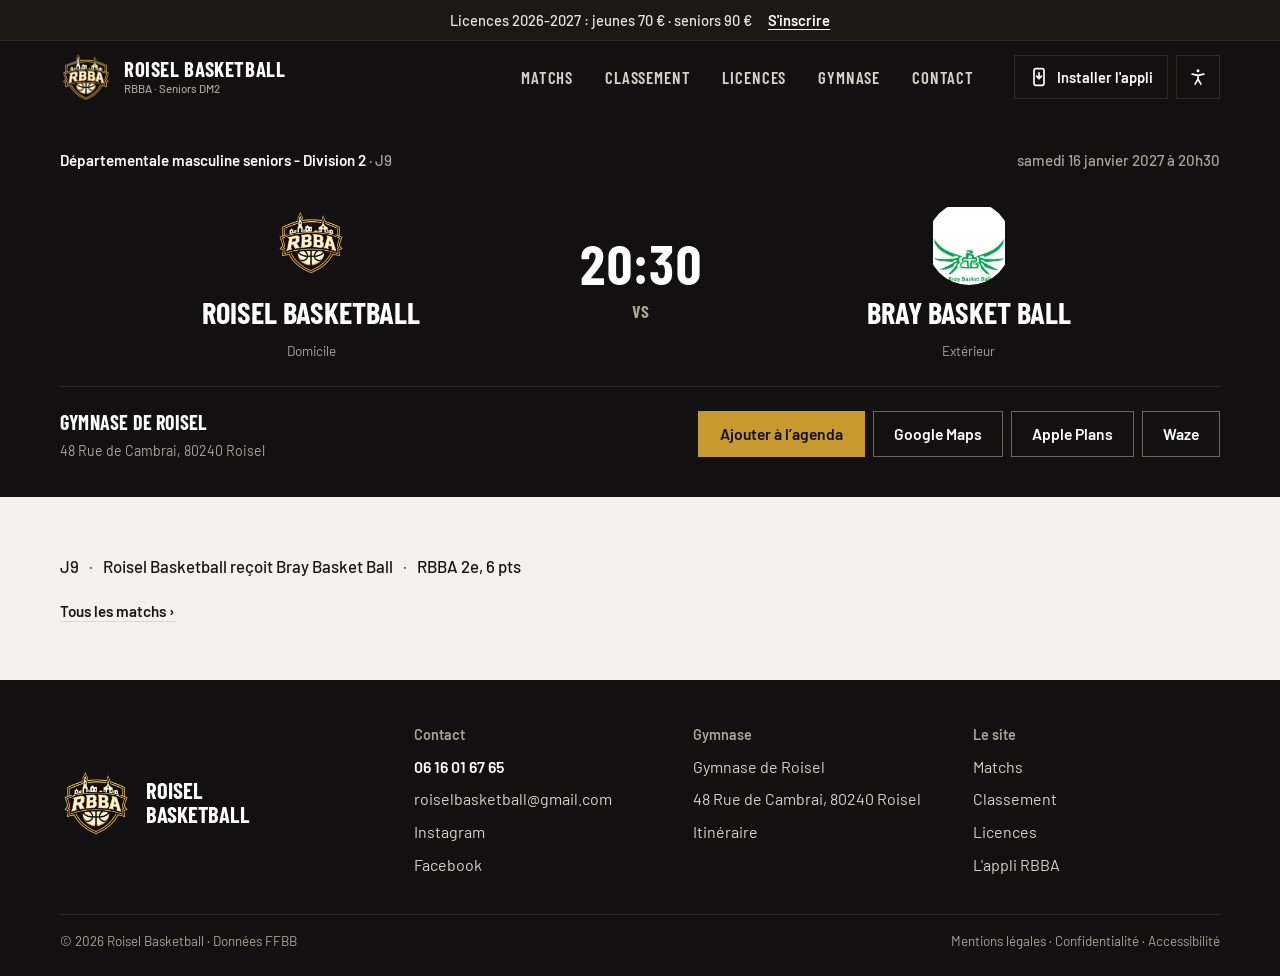
<file: matchs/200000014668345/index.html>
<!doctype html>
<html lang="fr">
<head>
<meta charset="utf-8">
<meta name="viewport" content="width=device-width, initial-scale=1, viewport-fit=cover">
<title>Roisel Basketball – Bray Basket Ball, DM2 J9, 16 janvier 2027 – Roisel Basketball</title>
<meta name="claude:viewport-fit-sides" content="cover">
<meta name="description" content="Roisel Basketball reçoit Bray Basket Ball · RBBA 2e, 6 pts">
<meta name="theme-color" content="#121010">
<link rel="manifest" href="../../manifest.webmanifest">
<link rel="icon" href="../../assets/icon-192.png">
<link rel="apple-touch-icon" href="../../assets/apple-touch-icon.png">
<meta name="mobile-web-app-capable" content="yes"><meta name="apple-mobile-web-app-capable" content="yes"><meta name="apple-mobile-web-app-title" content="RBBA">
<link rel="preconnect" href="https://fonts.googleapis.com"><link rel="preconnect" href="https://fonts.gstatic.com" crossorigin>
<link rel="stylesheet" href="https://fonts.googleapis.com/css2?family=Barlow+Condensed:wght@500;600;700&family=Barlow:wght@400;500;600;700&display=swap">
<link rel="stylesheet" href="../../assets/style.css">
<script src="../../assets/ui.js" defer></script>
<script src="../../assets/app.js" defer></script>
<script src="https://cdn.onesignal.com/sdks/web/v16/OneSignalSDK.page.js" defer></script><script>window.OneSignalDeferred=window.OneSignalDeferred||[];OneSignalDeferred.push(async function(OneSignal){await OneSignal.init({appId:"7a9ac6d3-6447-4312-8d8b-02bbcdf13915",safari_web_id:"web.onesignal.auto.458f9dc8-6677-4788-b5a2-9d66a9d7a179",serviceWorkerPath:"sw.js",serviceWorkerParam:{scope:"/"},notifyButton:{enable:false},welcomeNotification:{title:"Alertes activées",message:"Vous ne manquerez aucun match du RBBA 🏀",url:"https://roiselbasketball.fr/"}});document.dispatchEvent(new CustomEvent("rbba:onesignal"));});</script>
<link rel="canonical" href="https://roiselbasketball.fr/matchs/200000014668345/">
<script type="application/ld+json">{"@context": "https://schema.org", "@type": "SportsEvent", "name": "Roisel Basketball – Bray Basket Ball", "startDate": "2027-01-16T20:30:00+01:00", "sport": "Basketball", "location": {"@type": "Place", "name": "Gymnase de Roisel, 48 Rue de Cambrai, 80240 Roisel"}, "homeTeam": {"@type": "SportsTeam", "name": "Roisel Basketball"}, "awayTeam": {"@type": "SportsTeam", "name": "Bray Basket Ball"}, "url": "https://roiselbasketball.fr/matchs/200000014668345/"}</script>
</head>
<body data-page="match">
<a class="skip" href="#main">Aller au contenu</a>
<div class="topbar"><div class="wrap"><span class="long">Licences 2026-2027 : jeunes 70&nbsp;€ · seniors 90&nbsp;€</span><span class="short">Licences 70&nbsp;€ · 90&nbsp;€</span><a href="https://www.helloasso.com/associations/roisel-basketball/adhesions/adhesion-au-club" target="_blank" rel="noopener">S'inscrire</a></div></div>
<header class="hdr">
  <div class="wrap">
    <a class="brand" href="../../index.html"><img src="../../assets/logo.webp" alt="" width="52" height="48"><span>Roisel Basketball<small>RBBA · Seniors DM2</small></span></a>
    <nav class="nav" id="nav" aria-label="Navigation principale"><a href="../../matchs.html">Matchs</a><a href="../../matchs.html#classement">Classement</a><a href="../../index.html#licences">Licences</a><a href="../../index.html#gymnase">Gymnase</a><a href="#contact">Contact</a></nav>
    <div class="tools">
      <button class="install-btn" type="button" aria-haspopup="dialog" aria-controls="install-help"><svg viewBox="0 0 24 24" fill="none" stroke="currentColor" stroke-width="2" stroke-linecap="round" stroke-linejoin="round" aria-hidden="true"><rect x="6" y="2" width="12" height="20" rx="2.5"/><path d="M12 7v7M9 11l3 3 3-3"/></svg><span>Installer l'appli</span></button>
      <button class="ibtn a11y-btn" type="button" aria-haspopup="dialog" aria-controls="a11y" aria-expanded="false" aria-label="Accessibilité"><svg viewBox="0 0 24 24" fill="none" stroke="currentColor" stroke-width="2" stroke-linecap="round" aria-hidden="true"><circle cx="12" cy="4.5" r="1.8" fill="currentColor" stroke="none"/><path d="M5 8.5l7 1.5 7-1.5M12 10v4.5M12 14.5l-3.5 6M12 14.5l3.5 6"/></svg></button>
      <button class="ibtn menu-btn" type="button" aria-expanded="false" aria-controls="nav" aria-label="Ouvrir le menu"><svg viewBox="0 0 24 24" fill="none" stroke="currentColor" stroke-width="2" aria-hidden="true"><path d="M4 7h16M4 12h16M4 17h16"/></svg></button>
    </div>
  </div>
</header>
<div class="install-help" id="install-help" role="dialog" aria-labelledby="ih-title" hidden>
  <h2 id="ih-title">Ajouter le RBBA à l'écran d'accueil</h2>
  <ol class="steps ih-ios">
    <li>Touchez le bouton <strong>Partager</strong> <svg class="ih-ico" viewBox="0 0 24 24" fill="none" stroke="currentColor" stroke-width="2" stroke-linecap="round" stroke-linejoin="round" aria-hidden="true"><path d="M12 3v12M8 7l4-4 4 4"/><path d="M5 11v9h14v-9"/></svg><span>En bas de l'écran dans Safari</span></li>
    <li>Choisissez <strong>Sur l'écran d'accueil</strong><span>Faites défiler la liste si besoin</span></li>
    <li>Touchez <strong>Ajouter</strong><span>L'icône RBBA apparaît avec vos applis</span></li>
  </ol>
  <ol class="steps ih-android" hidden>
    <li>Touchez le menu <strong>⋮</strong><span>En haut à droite dans Chrome</span></li>
    <li>Choisissez <strong>Ajouter à l'écran d'accueil</strong><span>Ou « Installer l'application »</span></li>
    <li>Touchez <strong>Installer</strong><span>L'icône RBBA apparaît avec vos applis</span></li>
  </ol>
  <button class="btn btn--dark ih-close" type="button">Compris</button>
</div>
<div class="a11y" id="a11y" role="dialog" aria-labelledby="a11y-title" hidden>
  <h2 id="a11y-title">Accessibilité</h2>
  <fieldset><legend>Taille du texte</legend><div class="seg">
    <label><input type="radio" name="a11y-text" id="a11y-t1" value="" checked><span>Normale</span></label>
    <label><input type="radio" name="a11y-text" id="a11y-t2" value="text-lg"><span>Grande</span></label>
    <label><input type="radio" name="a11y-text" id="a11y-t3" value="text-xl"><span>Très grande</span></label></div></fieldset>
  <fieldset><legend>Animations</legend><div class="seg">
    <label><input type="radio" name="a11y-motion" id="a11y-m1" value="" checked><span>Normales</span></label>
    <label><input type="radio" name="a11y-motion" id="a11y-m2" value="reduce-motion"><span>Aucune</span></label></div></fieldset>
  <fieldset><legend>Contraste</legend><div class="seg">
    <label><input type="radio" name="a11y-contrast" id="a11y-c1" value="" checked><span>Normal</span></label>
    <label><input type="radio" name="a11y-contrast" id="a11y-c2" value="contrast"><span>Renforcé</span></label></div></fieldset>
  <button class="btn btn--dark a11y-close" type="button">Fermer</button>
</div>
<div id="banners"></div>

<main id="main" tabindex="-1">
  <section class="match-hero"><div class="wrap">
    <p class="next-top"><span><b>Départementale masculine seniors - Division 2</b> · J9</span><span>samedi 16 janvier 2027 à 20h30</span></p>
    <h1 class="sr">Roisel Basketball contre Bray Basket Ball</h1>
    <div class="versus"><div class="side"><span class="crest" aria-hidden="true"><img src="../../assets/logo.webp" alt=""></span><span class="nm">Roisel Basketball</span><span class="tg">Domicile</span></div><div class="mid"><span class="time">20:30</span><span class="vs">VS</span></div><div class="side"><span class="crest" aria-hidden="true"><img src="../../data/logos/200000002676314.png" alt=""></span><span class="nm">Bray Basket Ball</span><span class="tg">Extérieur</span></div></div>
    <div class="next-bottom"><p class="venue">Gymnase de Roisel<small>48 Rue de Cambrai, 80240 Roisel</small></p><div class="btns"><a class="btn" href="../../data/ics/200000014668345.ics">Ajouter à l’agenda</a><a class="btn btn--out-l" href="https://www.google.com/maps/dir/?api=1&amp;destination=49.952727,3.103363" target="_blank" rel="noopener">Google Maps</a><a class="btn btn--out-l" href="https://maps.apple.com/?daddr=49.952727,3.103363&amp;q=Gymnase%20de%20Roisel" target="_blank" rel="noopener">Apple Plans</a><a class="btn btn--out-l" href="https://waze.com/ul?ll=49.952727,3.103363&amp;navigate=yes" target="_blank" rel="noopener">Waze</a></div></div>
  </div></section>
  <section class="block wrap"><p class="facts"><span>J9</span><span>Roisel Basketball reçoit Bray Basket Ball</span><span>RBBA 2e, 6 pts</span></p><p style="margin-top:20px"><a class="more" href="../../matchs.html">Tous les matchs</a></p></section>
</main>
<footer class="ftr" id="contact">
  <div class="wrap">
    <div class="ftr-grid">
      <div class="ftr-brand"><img src="../../assets/logo.webp" alt="Logo Roisel Basketball" width="72" height="66"><b>Roisel<br>Basketball</b></div>
      <div><h2>Contact</h2><ul><li><a class="tel" href="tel:+33616016765">06 16 01 67 65</a></li><li><a href="mailto:roiselbasketball@gmail.com">roiselbasketball@gmail.com</a></li><li><a href="https://www.instagram.com/roiselbasketball/" target="_blank" rel="noopener">Instagram</a></li><li><a href="https://www.facebook.com/share/18sTYZXxJF/" target="_blank" rel="noopener">Facebook</a></li></ul></div>
      <div><h2>Gymnase</h2><ul><li>Gymnase de Roisel</li><li>48 Rue de Cambrai, 80240 Roisel</li><li><a href="https://www.google.com/maps/dir/?api=1&amp;destination=49.952727,3.103363" target="_blank" rel="noopener">Itinéraire</a></li></ul></div>
      <div><h2>Le site</h2><ul><li><a href="../../matchs.html">Matchs</a></li><li><a href="../../matchs.html#classement">Classement</a></li><li><a href="../../index.html#licences">Licences</a></li><li><a href="../../appli.html">L'appli RBBA</a></li></ul></div>
    </div>
    <div class="ftr-bottom"><span>© 2026 Roisel Basketball · Données FFBB</span><span><a href="../../mentions-legales.html">Mentions légales</a> · <a href="../../mentions-legales.html#confidentialite">Confidentialité</a> · <a href="../../mentions-legales.html#accessibilite">Accessibilité</a></span></div>
  </div>
</footer>
</body>
</html>
</file>
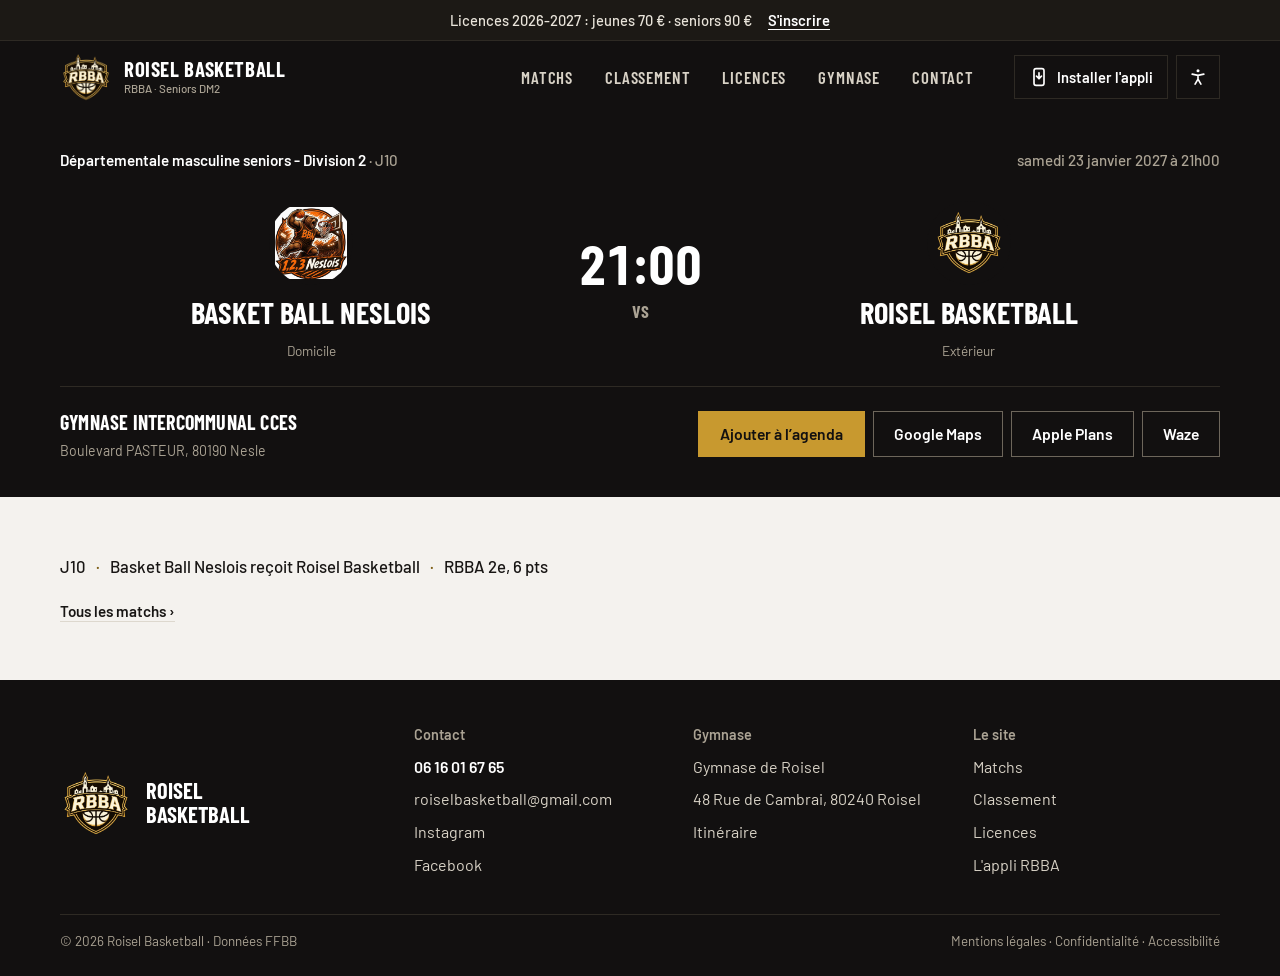
<file: matchs/200000014668351/index.html>
<!doctype html>
<html lang="fr">
<head>
<meta charset="utf-8">
<meta name="viewport" content="width=device-width, initial-scale=1, viewport-fit=cover">
<title>Basket Ball Neslois – Roisel Basketball, DM2 J10, 23 janvier 2027 – Roisel Basketball</title>
<meta name="claude:viewport-fit-sides" content="cover">
<meta name="description" content="Basket Ball Neslois reçoit Roisel Basketball · RBBA 2e, 6 pts">
<meta name="theme-color" content="#121010">
<link rel="manifest" href="../../manifest.webmanifest">
<link rel="icon" href="../../assets/icon-192.png">
<link rel="apple-touch-icon" href="../../assets/apple-touch-icon.png">
<meta name="mobile-web-app-capable" content="yes"><meta name="apple-mobile-web-app-capable" content="yes"><meta name="apple-mobile-web-app-title" content="RBBA">
<link rel="preconnect" href="https://fonts.googleapis.com"><link rel="preconnect" href="https://fonts.gstatic.com" crossorigin>
<link rel="stylesheet" href="https://fonts.googleapis.com/css2?family=Barlow+Condensed:wght@500;600;700&family=Barlow:wght@400;500;600;700&display=swap">
<link rel="stylesheet" href="../../assets/style.css">
<script src="../../assets/ui.js" defer></script>
<script src="../../assets/app.js" defer></script>
<script src="https://cdn.onesignal.com/sdks/web/v16/OneSignalSDK.page.js" defer></script><script>window.OneSignalDeferred=window.OneSignalDeferred||[];OneSignalDeferred.push(async function(OneSignal){await OneSignal.init({appId:"7a9ac6d3-6447-4312-8d8b-02bbcdf13915",safari_web_id:"web.onesignal.auto.458f9dc8-6677-4788-b5a2-9d66a9d7a179",serviceWorkerPath:"sw.js",serviceWorkerParam:{scope:"/"},notifyButton:{enable:false},welcomeNotification:{title:"Alertes activées",message:"Vous ne manquerez aucun match du RBBA 🏀",url:"https://roiselbasketball.fr/"}});document.dispatchEvent(new CustomEvent("rbba:onesignal"));});</script>
<link rel="canonical" href="https://roiselbasketball.fr/matchs/200000014668351/">
<script type="application/ld+json">{"@context": "https://schema.org", "@type": "SportsEvent", "name": "Basket Ball Neslois – Roisel Basketball", "startDate": "2027-01-23T21:00:00+01:00", "sport": "Basketball", "location": {"@type": "Place", "name": "Gymnase Intercommunal CCES, Boulevard PASTEUR, 80190 Nesle"}, "homeTeam": {"@type": "SportsTeam", "name": "Basket Ball Neslois"}, "awayTeam": {"@type": "SportsTeam", "name": "Roisel Basketball"}, "url": "https://roiselbasketball.fr/matchs/200000014668351/"}</script>
</head>
<body data-page="match">
<a class="skip" href="#main">Aller au contenu</a>
<div class="topbar"><div class="wrap"><span class="long">Licences 2026-2027 : jeunes 70&nbsp;€ · seniors 90&nbsp;€</span><span class="short">Licences 70&nbsp;€ · 90&nbsp;€</span><a href="https://www.helloasso.com/associations/roisel-basketball/adhesions/adhesion-au-club" target="_blank" rel="noopener">S'inscrire</a></div></div>
<header class="hdr">
  <div class="wrap">
    <a class="brand" href="../../index.html"><img src="../../assets/logo.webp" alt="" width="52" height="48"><span>Roisel Basketball<small>RBBA · Seniors DM2</small></span></a>
    <nav class="nav" id="nav" aria-label="Navigation principale"><a href="../../matchs.html">Matchs</a><a href="../../matchs.html#classement">Classement</a><a href="../../index.html#licences">Licences</a><a href="../../index.html#gymnase">Gymnase</a><a href="#contact">Contact</a></nav>
    <div class="tools">
      <button class="install-btn" type="button" aria-haspopup="dialog" aria-controls="install-help"><svg viewBox="0 0 24 24" fill="none" stroke="currentColor" stroke-width="2" stroke-linecap="round" stroke-linejoin="round" aria-hidden="true"><rect x="6" y="2" width="12" height="20" rx="2.5"/><path d="M12 7v7M9 11l3 3 3-3"/></svg><span>Installer l'appli</span></button>
      <button class="ibtn a11y-btn" type="button" aria-haspopup="dialog" aria-controls="a11y" aria-expanded="false" aria-label="Accessibilité"><svg viewBox="0 0 24 24" fill="none" stroke="currentColor" stroke-width="2" stroke-linecap="round" aria-hidden="true"><circle cx="12" cy="4.5" r="1.8" fill="currentColor" stroke="none"/><path d="M5 8.5l7 1.5 7-1.5M12 10v4.5M12 14.5l-3.5 6M12 14.5l3.5 6"/></svg></button>
      <button class="ibtn menu-btn" type="button" aria-expanded="false" aria-controls="nav" aria-label="Ouvrir le menu"><svg viewBox="0 0 24 24" fill="none" stroke="currentColor" stroke-width="2" aria-hidden="true"><path d="M4 7h16M4 12h16M4 17h16"/></svg></button>
    </div>
  </div>
</header>
<div class="install-help" id="install-help" role="dialog" aria-labelledby="ih-title" hidden>
  <h2 id="ih-title">Ajouter le RBBA à l'écran d'accueil</h2>
  <ol class="steps ih-ios">
    <li>Touchez le bouton <strong>Partager</strong> <svg class="ih-ico" viewBox="0 0 24 24" fill="none" stroke="currentColor" stroke-width="2" stroke-linecap="round" stroke-linejoin="round" aria-hidden="true"><path d="M12 3v12M8 7l4-4 4 4"/><path d="M5 11v9h14v-9"/></svg><span>En bas de l'écran dans Safari</span></li>
    <li>Choisissez <strong>Sur l'écran d'accueil</strong><span>Faites défiler la liste si besoin</span></li>
    <li>Touchez <strong>Ajouter</strong><span>L'icône RBBA apparaît avec vos applis</span></li>
  </ol>
  <ol class="steps ih-android" hidden>
    <li>Touchez le menu <strong>⋮</strong><span>En haut à droite dans Chrome</span></li>
    <li>Choisissez <strong>Ajouter à l'écran d'accueil</strong><span>Ou « Installer l'application »</span></li>
    <li>Touchez <strong>Installer</strong><span>L'icône RBBA apparaît avec vos applis</span></li>
  </ol>
  <button class="btn btn--dark ih-close" type="button">Compris</button>
</div>
<div class="a11y" id="a11y" role="dialog" aria-labelledby="a11y-title" hidden>
  <h2 id="a11y-title">Accessibilité</h2>
  <fieldset><legend>Taille du texte</legend><div class="seg">
    <label><input type="radio" name="a11y-text" id="a11y-t1" value="" checked><span>Normale</span></label>
    <label><input type="radio" name="a11y-text" id="a11y-t2" value="text-lg"><span>Grande</span></label>
    <label><input type="radio" name="a11y-text" id="a11y-t3" value="text-xl"><span>Très grande</span></label></div></fieldset>
  <fieldset><legend>Animations</legend><div class="seg">
    <label><input type="radio" name="a11y-motion" id="a11y-m1" value="" checked><span>Normales</span></label>
    <label><input type="radio" name="a11y-motion" id="a11y-m2" value="reduce-motion"><span>Aucune</span></label></div></fieldset>
  <fieldset><legend>Contraste</legend><div class="seg">
    <label><input type="radio" name="a11y-contrast" id="a11y-c1" value="" checked><span>Normal</span></label>
    <label><input type="radio" name="a11y-contrast" id="a11y-c2" value="contrast"><span>Renforcé</span></label></div></fieldset>
  <button class="btn btn--dark a11y-close" type="button">Fermer</button>
</div>
<div id="banners"></div>

<main id="main" tabindex="-1">
  <section class="match-hero"><div class="wrap">
    <p class="next-top"><span><b>Départementale masculine seniors - Division 2</b> · J10</span><span>samedi 23 janvier 2027 à 21h00</span></p>
    <h1 class="sr">Basket Ball Neslois contre Roisel Basketball</h1>
    <div class="versus"><div class="side"><span class="crest" aria-hidden="true"><img src="../../assets/clubs/nesle.png" alt=""></span><span class="nm">Basket Ball Neslois</span><span class="tg">Domicile</span></div><div class="mid"><span class="time">21:00</span><span class="vs">VS</span></div><div class="side"><span class="crest" aria-hidden="true"><img src="../../assets/logo.webp" alt=""></span><span class="nm">Roisel Basketball</span><span class="tg">Extérieur</span></div></div>
    <div class="next-bottom"><p class="venue">Gymnase Intercommunal CCES<small>Boulevard PASTEUR, 80190 Nesle</small></p><div class="btns"><a class="btn" href="../../data/ics/200000014668351.ics">Ajouter à l’agenda</a><a class="btn btn--out-l" href="https://www.google.com/maps/dir/?api=1&amp;destination=Gymnase%20Intercommunal%20CCES%2C%20Boulevard%20PASTEUR%2C%2080190%20Nesle" target="_blank" rel="noopener">Google Maps</a><a class="btn btn--out-l" href="https://maps.apple.com/?daddr=Gymnase%20Intercommunal%20CCES%2C%20Boulevard%20PASTEUR%2C%2080190%20Nesle" target="_blank" rel="noopener">Apple Plans</a><a class="btn btn--out-l" href="https://waze.com/ul?q=Gymnase%20Intercommunal%20CCES%2C%20Boulevard%20PASTEUR%2C%2080190%20Nesle&amp;navigate=yes" target="_blank" rel="noopener">Waze</a></div></div>
  </div></section>
  <section class="block wrap"><p class="facts"><span>J10</span><span>Basket Ball Neslois reçoit Roisel Basketball</span><span>RBBA 2e, 6 pts</span></p><p style="margin-top:20px"><a class="more" href="../../matchs.html">Tous les matchs</a></p></section>
</main>
<footer class="ftr" id="contact">
  <div class="wrap">
    <div class="ftr-grid">
      <div class="ftr-brand"><img src="../../assets/logo.webp" alt="Logo Roisel Basketball" width="72" height="66"><b>Roisel<br>Basketball</b></div>
      <div><h2>Contact</h2><ul><li><a class="tel" href="tel:+33616016765">06 16 01 67 65</a></li><li><a href="mailto:roiselbasketball@gmail.com">roiselbasketball@gmail.com</a></li><li><a href="https://www.instagram.com/roiselbasketball/" target="_blank" rel="noopener">Instagram</a></li><li><a href="https://www.facebook.com/share/18sTYZXxJF/" target="_blank" rel="noopener">Facebook</a></li></ul></div>
      <div><h2>Gymnase</h2><ul><li>Gymnase de Roisel</li><li>48 Rue de Cambrai, 80240 Roisel</li><li><a href="https://www.google.com/maps/dir/?api=1&amp;destination=49.952727,3.103363" target="_blank" rel="noopener">Itinéraire</a></li></ul></div>
      <div><h2>Le site</h2><ul><li><a href="../../matchs.html">Matchs</a></li><li><a href="../../matchs.html#classement">Classement</a></li><li><a href="../../index.html#licences">Licences</a></li><li><a href="../../appli.html">L'appli RBBA</a></li></ul></div>
    </div>
    <div class="ftr-bottom"><span>© 2026 Roisel Basketball · Données FFBB</span><span><a href="../../mentions-legales.html">Mentions légales</a> · <a href="../../mentions-legales.html#confidentialite">Confidentialité</a> · <a href="../../mentions-legales.html#accessibilite">Accessibilité</a></span></div>
  </div>
</footer>
</body>
</html>
</file>
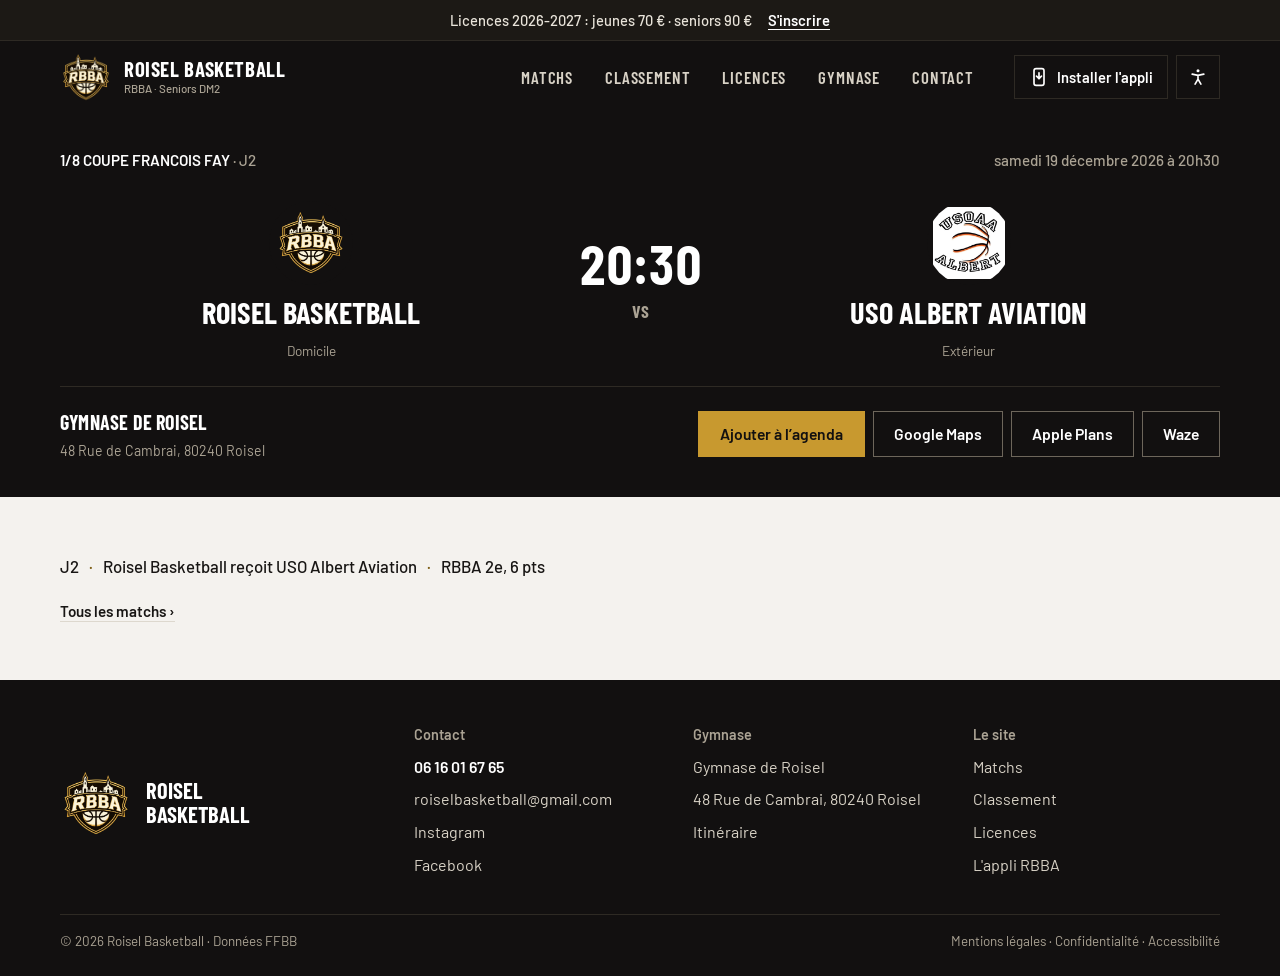
<file: matchs/200000014872555/index.html>
<!doctype html>
<html lang="fr">
<head>
<meta charset="utf-8">
<meta name="viewport" content="width=device-width, initial-scale=1, viewport-fit=cover">
<title>Roisel Basketball – USO Albert Aviation, DM2 J2, 19 décembre 2026 – Roisel Basketball</title>
<meta name="claude:viewport-fit-sides" content="cover">
<meta name="description" content="Roisel Basketball reçoit USO Albert Aviation · RBBA 2e, 6 pts">
<meta name="theme-color" content="#121010">
<link rel="manifest" href="../../manifest.webmanifest">
<link rel="icon" href="../../assets/icon-192.png">
<link rel="apple-touch-icon" href="../../assets/apple-touch-icon.png">
<meta name="mobile-web-app-capable" content="yes"><meta name="apple-mobile-web-app-capable" content="yes"><meta name="apple-mobile-web-app-title" content="RBBA">
<link rel="preconnect" href="https://fonts.googleapis.com"><link rel="preconnect" href="https://fonts.gstatic.com" crossorigin>
<link rel="stylesheet" href="https://fonts.googleapis.com/css2?family=Barlow+Condensed:wght@500;600;700&family=Barlow:wght@400;500;600;700&display=swap">
<link rel="stylesheet" href="../../assets/style.css">
<script src="../../assets/ui.js" defer></script>
<script src="../../assets/app.js" defer></script>
<script src="https://cdn.onesignal.com/sdks/web/v16/OneSignalSDK.page.js" defer></script><script>window.OneSignalDeferred=window.OneSignalDeferred||[];OneSignalDeferred.push(async function(OneSignal){await OneSignal.init({appId:"7a9ac6d3-6447-4312-8d8b-02bbcdf13915",safari_web_id:"web.onesignal.auto.458f9dc8-6677-4788-b5a2-9d66a9d7a179",serviceWorkerPath:"sw.js",serviceWorkerParam:{scope:"/"},notifyButton:{enable:false},welcomeNotification:{title:"Alertes activées",message:"Vous ne manquerez aucun match du RBBA 🏀",url:"https://roiselbasketball.fr/"}});document.dispatchEvent(new CustomEvent("rbba:onesignal"));});</script>
<link rel="canonical" href="https://roiselbasketball.fr/matchs/200000014872555/">
<script type="application/ld+json">{"@context": "https://schema.org", "@type": "SportsEvent", "name": "Roisel Basketball – USO Albert Aviation", "startDate": "2026-12-19T20:30:00+01:00", "sport": "Basketball", "location": {"@type": "Place", "name": "Gymnase de Roisel, 48 Rue de Cambrai, 80240 Roisel"}, "homeTeam": {"@type": "SportsTeam", "name": "Roisel Basketball"}, "awayTeam": {"@type": "SportsTeam", "name": "USO Albert Aviation"}, "url": "https://roiselbasketball.fr/matchs/200000014872555/"}</script>
</head>
<body data-page="match">
<a class="skip" href="#main">Aller au contenu</a>
<div class="topbar"><div class="wrap"><span class="long">Licences 2026-2027 : jeunes 70&nbsp;€ · seniors 90&nbsp;€</span><span class="short">Licences 70&nbsp;€ · 90&nbsp;€</span><a href="https://www.helloasso.com/associations/roisel-basketball/adhesions/adhesion-au-club" target="_blank" rel="noopener">S'inscrire</a></div></div>
<header class="hdr">
  <div class="wrap">
    <a class="brand" href="../../index.html"><img src="../../assets/logo.webp" alt="" width="52" height="48"><span>Roisel Basketball<small>RBBA · Seniors DM2</small></span></a>
    <nav class="nav" id="nav" aria-label="Navigation principale"><a href="../../matchs.html">Matchs</a><a href="../../matchs.html#classement">Classement</a><a href="../../index.html#licences">Licences</a><a href="../../index.html#gymnase">Gymnase</a><a href="#contact">Contact</a></nav>
    <div class="tools">
      <button class="install-btn" type="button" aria-haspopup="dialog" aria-controls="install-help"><svg viewBox="0 0 24 24" fill="none" stroke="currentColor" stroke-width="2" stroke-linecap="round" stroke-linejoin="round" aria-hidden="true"><rect x="6" y="2" width="12" height="20" rx="2.5"/><path d="M12 7v7M9 11l3 3 3-3"/></svg><span>Installer l'appli</span></button>
      <button class="ibtn a11y-btn" type="button" aria-haspopup="dialog" aria-controls="a11y" aria-expanded="false" aria-label="Accessibilité"><svg viewBox="0 0 24 24" fill="none" stroke="currentColor" stroke-width="2" stroke-linecap="round" aria-hidden="true"><circle cx="12" cy="4.5" r="1.8" fill="currentColor" stroke="none"/><path d="M5 8.5l7 1.5 7-1.5M12 10v4.5M12 14.5l-3.5 6M12 14.5l3.5 6"/></svg></button>
      <button class="ibtn menu-btn" type="button" aria-expanded="false" aria-controls="nav" aria-label="Ouvrir le menu"><svg viewBox="0 0 24 24" fill="none" stroke="currentColor" stroke-width="2" aria-hidden="true"><path d="M4 7h16M4 12h16M4 17h16"/></svg></button>
    </div>
  </div>
</header>
<div class="install-help" id="install-help" role="dialog" aria-labelledby="ih-title" hidden>
  <h2 id="ih-title">Ajouter le RBBA à l'écran d'accueil</h2>
  <ol class="steps ih-ios">
    <li>Touchez le bouton <strong>Partager</strong> <svg class="ih-ico" viewBox="0 0 24 24" fill="none" stroke="currentColor" stroke-width="2" stroke-linecap="round" stroke-linejoin="round" aria-hidden="true"><path d="M12 3v12M8 7l4-4 4 4"/><path d="M5 11v9h14v-9"/></svg><span>En bas de l'écran dans Safari</span></li>
    <li>Choisissez <strong>Sur l'écran d'accueil</strong><span>Faites défiler la liste si besoin</span></li>
    <li>Touchez <strong>Ajouter</strong><span>L'icône RBBA apparaît avec vos applis</span></li>
  </ol>
  <ol class="steps ih-android" hidden>
    <li>Touchez le menu <strong>⋮</strong><span>En haut à droite dans Chrome</span></li>
    <li>Choisissez <strong>Ajouter à l'écran d'accueil</strong><span>Ou « Installer l'application »</span></li>
    <li>Touchez <strong>Installer</strong><span>L'icône RBBA apparaît avec vos applis</span></li>
  </ol>
  <button class="btn btn--dark ih-close" type="button">Compris</button>
</div>
<div class="a11y" id="a11y" role="dialog" aria-labelledby="a11y-title" hidden>
  <h2 id="a11y-title">Accessibilité</h2>
  <fieldset><legend>Taille du texte</legend><div class="seg">
    <label><input type="radio" name="a11y-text" id="a11y-t1" value="" checked><span>Normale</span></label>
    <label><input type="radio" name="a11y-text" id="a11y-t2" value="text-lg"><span>Grande</span></label>
    <label><input type="radio" name="a11y-text" id="a11y-t3" value="text-xl"><span>Très grande</span></label></div></fieldset>
  <fieldset><legend>Animations</legend><div class="seg">
    <label><input type="radio" name="a11y-motion" id="a11y-m1" value="" checked><span>Normales</span></label>
    <label><input type="radio" name="a11y-motion" id="a11y-m2" value="reduce-motion"><span>Aucune</span></label></div></fieldset>
  <fieldset><legend>Contraste</legend><div class="seg">
    <label><input type="radio" name="a11y-contrast" id="a11y-c1" value="" checked><span>Normal</span></label>
    <label><input type="radio" name="a11y-contrast" id="a11y-c2" value="contrast"><span>Renforcé</span></label></div></fieldset>
  <button class="btn btn--dark a11y-close" type="button">Fermer</button>
</div>
<div id="banners"></div>

<main id="main" tabindex="-1">
  <section class="match-hero"><div class="wrap">
    <p class="next-top"><span><b>1/8 COUPE FRANCOIS FAY</b> · J2</span><span>samedi 19 décembre 2026 à 20h30</span></p>
    <h1 class="sr">Roisel Basketball contre USO Albert Aviation</h1>
    <div class="versus"><div class="side"><span class="crest" aria-hidden="true"><img src="../../assets/logo.webp" alt=""></span><span class="nm">Roisel Basketball</span><span class="tg">Domicile</span></div><div class="mid"><span class="time">20:30</span><span class="vs">VS</span></div><div class="side"><span class="crest" aria-hidden="true"><img src="../../assets/clubs/albert.png" alt=""></span><span class="nm">USO Albert Aviation</span><span class="tg">Extérieur</span></div></div>
    <div class="next-bottom"><p class="venue">Gymnase de Roisel<small>48 Rue de Cambrai, 80240 Roisel</small></p><div class="btns"><a class="btn" href="../../data/ics/200000014872555.ics">Ajouter à l’agenda</a><a class="btn btn--out-l" href="https://www.google.com/maps/dir/?api=1&amp;destination=49.952727,3.103363" target="_blank" rel="noopener">Google Maps</a><a class="btn btn--out-l" href="https://maps.apple.com/?daddr=49.952727,3.103363&amp;q=Gymnase%20de%20Roisel" target="_blank" rel="noopener">Apple Plans</a><a class="btn btn--out-l" href="https://waze.com/ul?ll=49.952727,3.103363&amp;navigate=yes" target="_blank" rel="noopener">Waze</a></div></div>
  </div></section>
  <section class="block wrap"><p class="facts"><span>J2</span><span>Roisel Basketball reçoit USO Albert Aviation</span><span>RBBA 2e, 6 pts</span></p><p style="margin-top:20px"><a class="more" href="../../matchs.html">Tous les matchs</a></p></section>
</main>
<footer class="ftr" id="contact">
  <div class="wrap">
    <div class="ftr-grid">
      <div class="ftr-brand"><img src="../../assets/logo.webp" alt="Logo Roisel Basketball" width="72" height="66"><b>Roisel<br>Basketball</b></div>
      <div><h2>Contact</h2><ul><li><a class="tel" href="tel:+33616016765">06 16 01 67 65</a></li><li><a href="mailto:roiselbasketball@gmail.com">roiselbasketball@gmail.com</a></li><li><a href="https://www.instagram.com/roiselbasketball/" target="_blank" rel="noopener">Instagram</a></li><li><a href="https://www.facebook.com/share/18sTYZXxJF/" target="_blank" rel="noopener">Facebook</a></li></ul></div>
      <div><h2>Gymnase</h2><ul><li>Gymnase de Roisel</li><li>48 Rue de Cambrai, 80240 Roisel</li><li><a href="https://www.google.com/maps/dir/?api=1&amp;destination=49.952727,3.103363" target="_blank" rel="noopener">Itinéraire</a></li></ul></div>
      <div><h2>Le site</h2><ul><li><a href="../../matchs.html">Matchs</a></li><li><a href="../../matchs.html#classement">Classement</a></li><li><a href="../../index.html#licences">Licences</a></li><li><a href="../../appli.html">L'appli RBBA</a></li></ul></div>
    </div>
    <div class="ftr-bottom"><span>© 2026 Roisel Basketball · Données FFBB</span><span><a href="../../mentions-legales.html">Mentions légales</a> · <a href="../../mentions-legales.html#confidentialite">Confidentialité</a> · <a href="../../mentions-legales.html#accessibilite">Accessibilité</a></span></div>
  </div>
</footer>
</body>
</html>
</file>
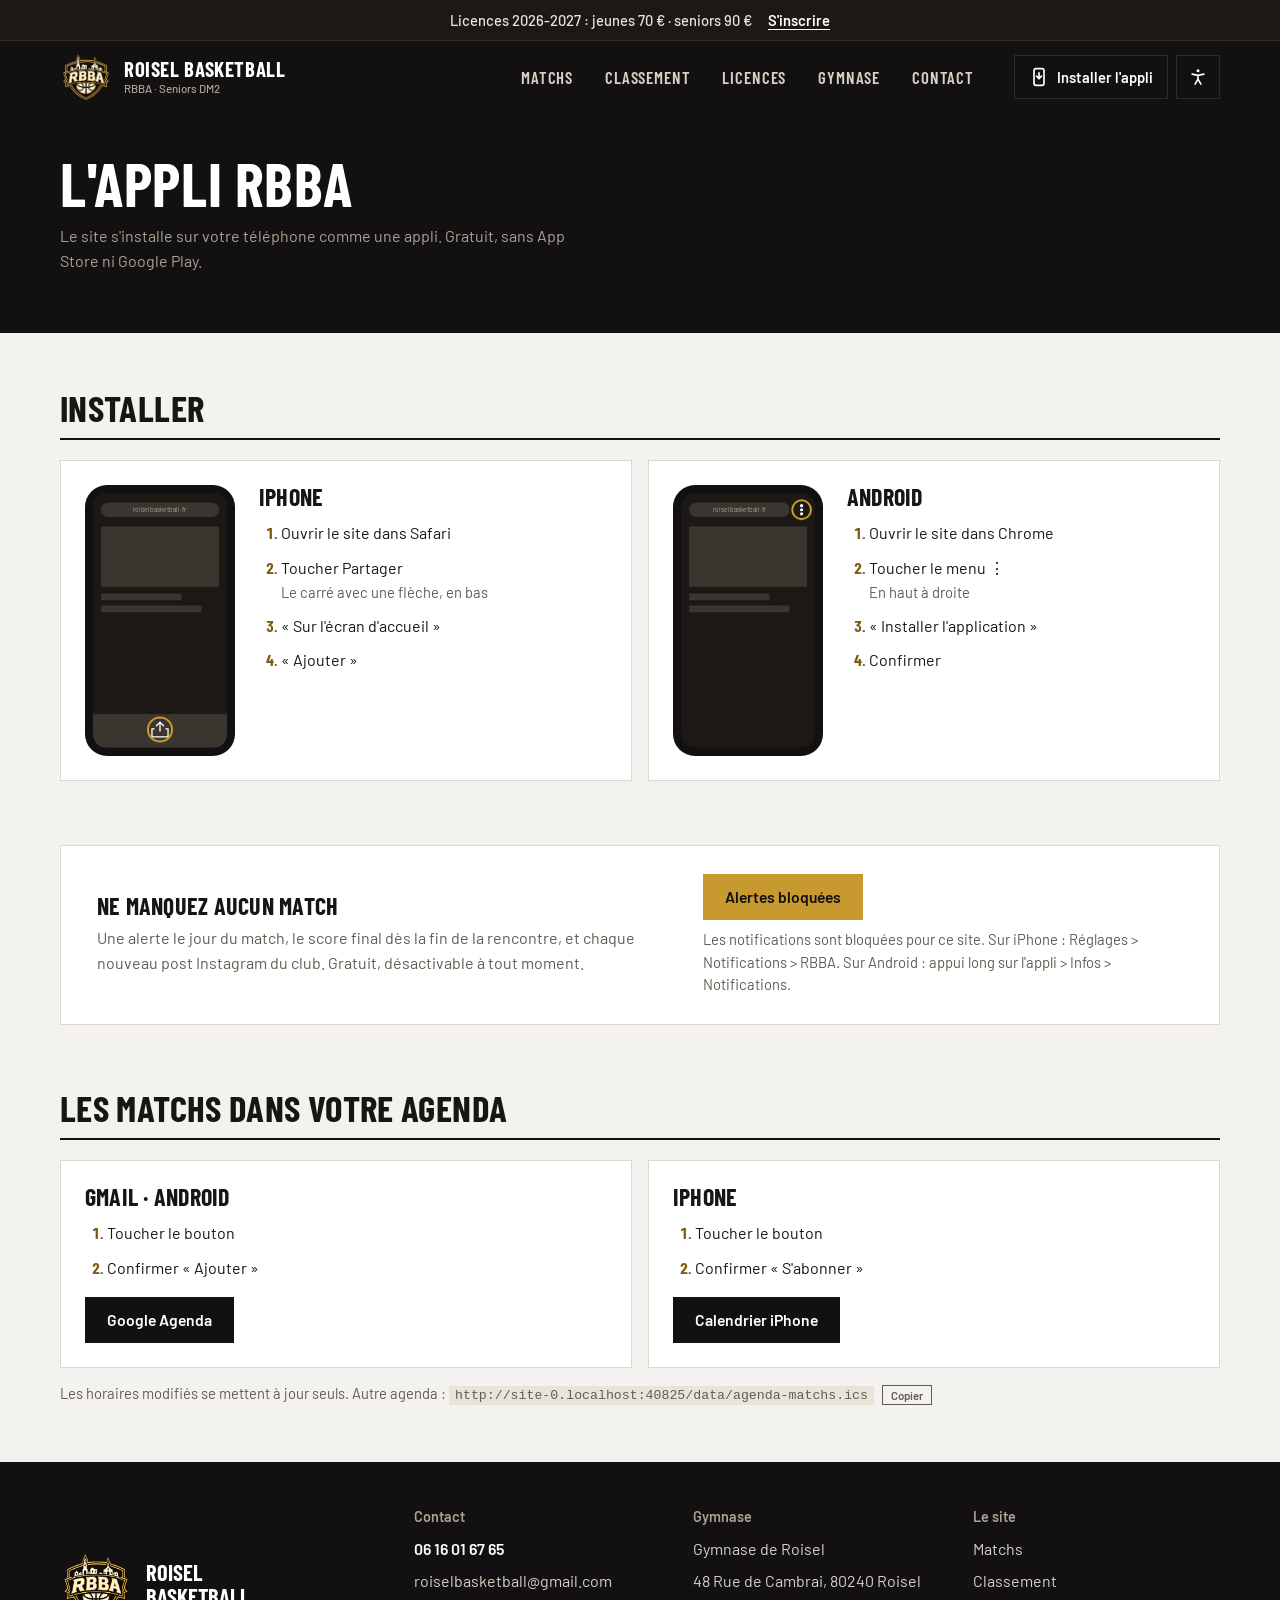
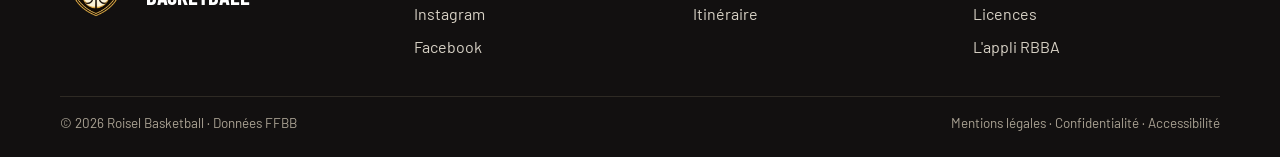
<file: appli.html>
<!doctype html>
<html lang="fr">
<head>
<meta charset="utf-8">
<meta name="viewport" content="width=device-width, initial-scale=1, viewport-fit=cover">
<title>L'appli RBBA – installer le site sur son téléphone</title>
<meta name="claude:viewport-fit-sides" content="cover">
<meta name="description" content="Installer l'appli Roisel Basketball sur iPhone ou Android et ajouter les matchs du RBBA à son agenda.">
<meta name="theme-color" content="#121010">
<link rel="manifest" href="manifest.webmanifest">
<link rel="icon" href="assets/icon-192.png">
<link rel="apple-touch-icon" href="assets/apple-touch-icon.png">
<meta name="mobile-web-app-capable" content="yes"><meta name="apple-mobile-web-app-capable" content="yes"><meta name="apple-mobile-web-app-title" content="RBBA">
<link rel="preconnect" href="https://fonts.googleapis.com"><link rel="preconnect" href="https://fonts.gstatic.com" crossorigin>
<link rel="stylesheet" href="https://fonts.googleapis.com/css2?family=Barlow+Condensed:wght@500;600;700&family=Barlow:wght@400;500;600;700&display=swap">
<link rel="stylesheet" href="assets/style.css">
<script src="assets/ui.js" defer></script>
<script src="assets/app.js" defer></script>
<script src="https://cdn.onesignal.com/sdks/web/v16/OneSignalSDK.page.js" defer></script><script>window.OneSignalDeferred=window.OneSignalDeferred||[];OneSignalDeferred.push(async function(OneSignal){await OneSignal.init({appId:"7a9ac6d3-6447-4312-8d8b-02bbcdf13915",safari_web_id:"web.onesignal.auto.458f9dc8-6677-4788-b5a2-9d66a9d7a179",serviceWorkerPath:"sw.js",serviceWorkerParam:{scope:"/"},notifyButton:{enable:false},welcomeNotification:{title:"Alertes activées",message:"Vous ne manquerez aucun match du RBBA 🏀",url:"https://roiselbasketball.fr/"}});document.dispatchEvent(new CustomEvent("rbba:onesignal"));});</script>
</head>
<body data-page="appli">
<a class="skip" href="#main">Aller au contenu</a>
<div class="topbar"><div class="wrap"><span class="long">Licences 2026-2027 : jeunes 70&nbsp;€ · seniors 90&nbsp;€</span><span class="short">Licences 70&nbsp;€ · 90&nbsp;€</span><a href="https://www.helloasso.com/associations/roisel-basketball/adhesions/adhesion-au-club" target="_blank" rel="noopener">S'inscrire</a></div></div>
<header class="hdr">
  <div class="wrap">
    <a class="brand" href="index.html"><img src="assets/logo.webp" alt="" width="52" height="48"><span>Roisel Basketball<small>RBBA · Seniors DM2</small></span></a>
    <nav class="nav" id="nav" aria-label="Navigation principale"><a href="matchs.html">Matchs</a><a href="matchs.html#classement">Classement</a><a href="index.html#licences">Licences</a><a href="index.html#gymnase">Gymnase</a><a href="#contact">Contact</a></nav>
    <div class="tools">
      <button class="install-btn" type="button" aria-haspopup="dialog" aria-controls="install-help"><svg viewBox="0 0 24 24" fill="none" stroke="currentColor" stroke-width="2" stroke-linecap="round" stroke-linejoin="round" aria-hidden="true"><rect x="6" y="2" width="12" height="20" rx="2.5"/><path d="M12 7v7M9 11l3 3 3-3"/></svg><span>Installer l'appli</span></button>
      <button class="ibtn a11y-btn" type="button" aria-haspopup="dialog" aria-controls="a11y" aria-expanded="false" aria-label="Accessibilité"><svg viewBox="0 0 24 24" fill="none" stroke="currentColor" stroke-width="2" stroke-linecap="round" aria-hidden="true"><circle cx="12" cy="4.5" r="1.8" fill="currentColor" stroke="none"/><path d="M5 8.5l7 1.5 7-1.5M12 10v4.5M12 14.5l-3.5 6M12 14.5l3.5 6"/></svg></button>
      <button class="ibtn menu-btn" type="button" aria-expanded="false" aria-controls="nav" aria-label="Ouvrir le menu"><svg viewBox="0 0 24 24" fill="none" stroke="currentColor" stroke-width="2" aria-hidden="true"><path d="M4 7h16M4 12h16M4 17h16"/></svg></button>
    </div>
  </div>
</header>
<div class="install-help" id="install-help" role="dialog" aria-labelledby="ih-title" hidden>
  <h2 id="ih-title">Ajouter le RBBA à l'écran d'accueil</h2>
  <ol class="steps ih-ios">
    <li>Touchez le bouton <strong>Partager</strong> <svg class="ih-ico" viewBox="0 0 24 24" fill="none" stroke="currentColor" stroke-width="2" stroke-linecap="round" stroke-linejoin="round" aria-hidden="true"><path d="M12 3v12M8 7l4-4 4 4"/><path d="M5 11v9h14v-9"/></svg><span>En bas de l'écran dans Safari</span></li>
    <li>Choisissez <strong>Sur l'écran d'accueil</strong><span>Faites défiler la liste si besoin</span></li>
    <li>Touchez <strong>Ajouter</strong><span>L'icône RBBA apparaît avec vos applis</span></li>
  </ol>
  <ol class="steps ih-android" hidden>
    <li>Touchez le menu <strong>⋮</strong><span>En haut à droite dans Chrome</span></li>
    <li>Choisissez <strong>Ajouter à l'écran d'accueil</strong><span>Ou « Installer l'application »</span></li>
    <li>Touchez <strong>Installer</strong><span>L'icône RBBA apparaît avec vos applis</span></li>
  </ol>
  <button class="btn btn--dark ih-close" type="button">Compris</button>
</div>
<div class="a11y" id="a11y" role="dialog" aria-labelledby="a11y-title" hidden>
  <h2 id="a11y-title">Accessibilité</h2>
  <fieldset><legend>Taille du texte</legend><div class="seg">
    <label><input type="radio" name="a11y-text" id="a11y-t1" value="" checked><span>Normale</span></label>
    <label><input type="radio" name="a11y-text" id="a11y-t2" value="text-lg"><span>Grande</span></label>
    <label><input type="radio" name="a11y-text" id="a11y-t3" value="text-xl"><span>Très grande</span></label></div></fieldset>
  <fieldset><legend>Animations</legend><div class="seg">
    <label><input type="radio" name="a11y-motion" id="a11y-m1" value="" checked><span>Normales</span></label>
    <label><input type="radio" name="a11y-motion" id="a11y-m2" value="reduce-motion"><span>Aucune</span></label></div></fieldset>
  <fieldset><legend>Contraste</legend><div class="seg">
    <label><input type="radio" name="a11y-contrast" id="a11y-c1" value="" checked><span>Normal</span></label>
    <label><input type="radio" name="a11y-contrast" id="a11y-c2" value="contrast"><span>Renforcé</span></label></div></fieldset>
  <button class="btn btn--dark a11y-close" type="button">Fermer</button>
</div>
<div id="banners"></div>

<main id="main" tabindex="-1">
  <section class="page-head" style="padding-bottom:40px"><div class="wrap"><h1>L'appli RBBA</h1><p>Le site s'installe sur votre téléphone comme une appli. Gratuit, sans App Store ni Google Play.</p><div class="btns"><button class="btn" id="install" type="button" hidden>Installer</button></div></div></section>
  <section class="block wrap" aria-labelledby="h-inst">
    <div class="head"><h2 id="h-inst">Installer</h2></div>
    <div class="tuto">
      <div class="tuto-card" id="iphone"><svg class="phone" viewBox="0 0 200 380" role="img" aria-labelledby="t-ios"><title id="t-ios">iPhone dans Safari : le bouton Partager est en bas, au centre.</title><rect class="ph-bg" width="200" height="380" rx="18"/><rect class="ph-ui" x="12" y="14" width="176" height="22" rx="11"/><text class="ph-tx" x="100" y="29" font-size="10" text-anchor="middle">roiselbasketball.fr</text><rect class="ph-ui" x="12" y="50" width="176" height="90"/><rect class="ph-ui" x="12" y="150" width="120" height="10"/><rect class="ph-ui" x="12" y="168" width="150" height="10"/><rect class="ph-ui" y="330" width="200" height="50"/><path d="M100 342 v14 M94 348 l6 -6 l6 6 M92 352 h-4 v12 h24 v-12 h-4" stroke="#FFF" stroke-width="2" fill="none"/><circle class="hl" cx="100" cy="353" r="18"/></svg><div><h3>iPhone</h3><ol class="steps"><li>Ouvrir le site dans Safari</li><li>Toucher Partager<span>Le carré avec une flèche, en bas</span></li><li>« Sur l'écran d'accueil »</li><li>« Ajouter »</li></ol></div></div>
      <div class="tuto-card" id="android"><svg class="phone" viewBox="0 0 200 380" role="img" aria-labelledby="t-and"><title id="t-and">Android dans Chrome : le menu à trois points est en haut à droite.</title><rect class="ph-bg" width="200" height="380" rx="18"/><rect class="ph-ui" x="12" y="14" width="150" height="22" rx="11"/><text class="ph-tx" x="87" y="29" font-size="10" text-anchor="middle">roiselbasketball.fr</text><circle cx="180" cy="19" r="2.4" fill="#FFF"/><circle cx="180" cy="25" r="2.4" fill="#FFF"/><circle cx="180" cy="31" r="2.4" fill="#FFF"/><circle class="hl" cx="180" cy="25" r="14"/><rect class="ph-ui" x="12" y="50" width="176" height="90"/><rect class="ph-ui" x="12" y="150" width="120" height="10"/><rect class="ph-ui" x="12" y="168" width="150" height="10"/></svg><div><h3>Android</h3><ol class="steps"><li>Ouvrir le site dans Chrome</li><li>Toucher le menu ⋮<span>En haut à droite</span></li><li>« Installer l'application »</li><li>Confirmer</li></ol></div></div>
    </div>
  </section>
<section class="block wrap alerts" id="alertes" aria-labelledby="h-al">
  <div class="alerts-box">
    <div><h2 id="h-al">Ne manquez aucun match</h2><p>Une alerte le jour du match, le score final dès la fin de la rencontre, et chaque nouveau post Instagram du club. Gratuit, désactivable à tout moment.</p>
    <p class="alerts-ios" hidden>Sur iPhone : installez d'abord l'appli (bouton « Installer l'appli » en haut), ouvrez-la depuis l'écran d'accueil, puis revenez ici.</p></div>
    <div class="alerts-act"><button class="btn" type="button" id="alerts-btn">Recevoir les alertes</button><p class="alerts-status" role="status" aria-live="polite"></p></div>
  </div>
</section>
  <section class="block wrap" id="agenda" aria-labelledby="h-ag">
    <div class="head"><h2 id="h-ag">Les matchs dans votre agenda</h2></div>
    <div class="tuto">
      <div class="tuto-card" style="grid-template-columns:1fr"><div><h3>Gmail · Android</h3><ol class="steps"><li>Toucher le bouton</li><li>Confirmer « Ajouter »</li></ol><div class="btns" style="margin-top:16px"><a class="btn btn--dark" data-sub="google" href="#" target="_blank" rel="noopener">Google Agenda</a></div></div></div>
      <div class="tuto-card" style="grid-template-columns:1fr"><div><h3>iPhone</h3><ol class="steps"><li>Toucher le bouton</li><li>Confirmer « S'abonner »</li></ol><div class="btns" style="margin-top:16px"><a class="btn btn--dark" data-sub="apple" href="#">Calendrier iPhone</a></div></div></div>
    </div>
    <p class="offers-note">Les horaires modifiés se mettent à jour seuls. Autre agenda : <code data-feed></code><button class="copy" type="button" data-copy="">Copier</button></p>
  </section>
</main>
<footer class="ftr" id="contact">
  <div class="wrap">
    <div class="ftr-grid">
      <div class="ftr-brand"><img src="assets/logo.webp" alt="Logo Roisel Basketball" width="72" height="66"><b>Roisel<br>Basketball</b></div>
      <div><h2>Contact</h2><ul><li><a class="tel" href="tel:+33616016765">06 16 01 67 65</a></li><li><a href="mailto:roiselbasketball@gmail.com">roiselbasketball@gmail.com</a></li><li><a href="https://www.instagram.com/roiselbasketball/" target="_blank" rel="noopener">Instagram</a></li><li><a href="https://www.facebook.com/share/18sTYZXxJF/" target="_blank" rel="noopener">Facebook</a></li></ul></div>
      <div><h2>Gymnase</h2><ul><li>Gymnase de Roisel</li><li>48 Rue de Cambrai, 80240 Roisel</li><li><a href="https://www.google.com/maps/dir/?api=1&amp;destination=49.952727,3.103363" target="_blank" rel="noopener">Itinéraire</a></li></ul></div>
      <div><h2>Le site</h2><ul><li><a href="matchs.html">Matchs</a></li><li><a href="matchs.html#classement">Classement</a></li><li><a href="index.html#licences">Licences</a></li><li><a href="appli.html">L'appli RBBA</a></li></ul></div>
    </div>
    <div class="ftr-bottom"><span>© 2026 Roisel Basketball · Données FFBB</span><span><a href="mentions-legales.html">Mentions légales</a> · <a href="mentions-legales.html#confidentialite">Confidentialité</a> · <a href="mentions-legales.html#accessibilite">Accessibilité</a></span></div>
  </div>
</footer>
<script>(function(){var ev=null,b=document.getElementById('install');addEventListener('beforeinstallprompt',function(e){e.preventDefault();ev=e;b.hidden=false;});b.addEventListener('click',function(){if(!ev)return;ev.prompt();ev.userChoice.then(function(){b.hidden=true;ev=null;});});})();</script>
</body>
</html>
</file>
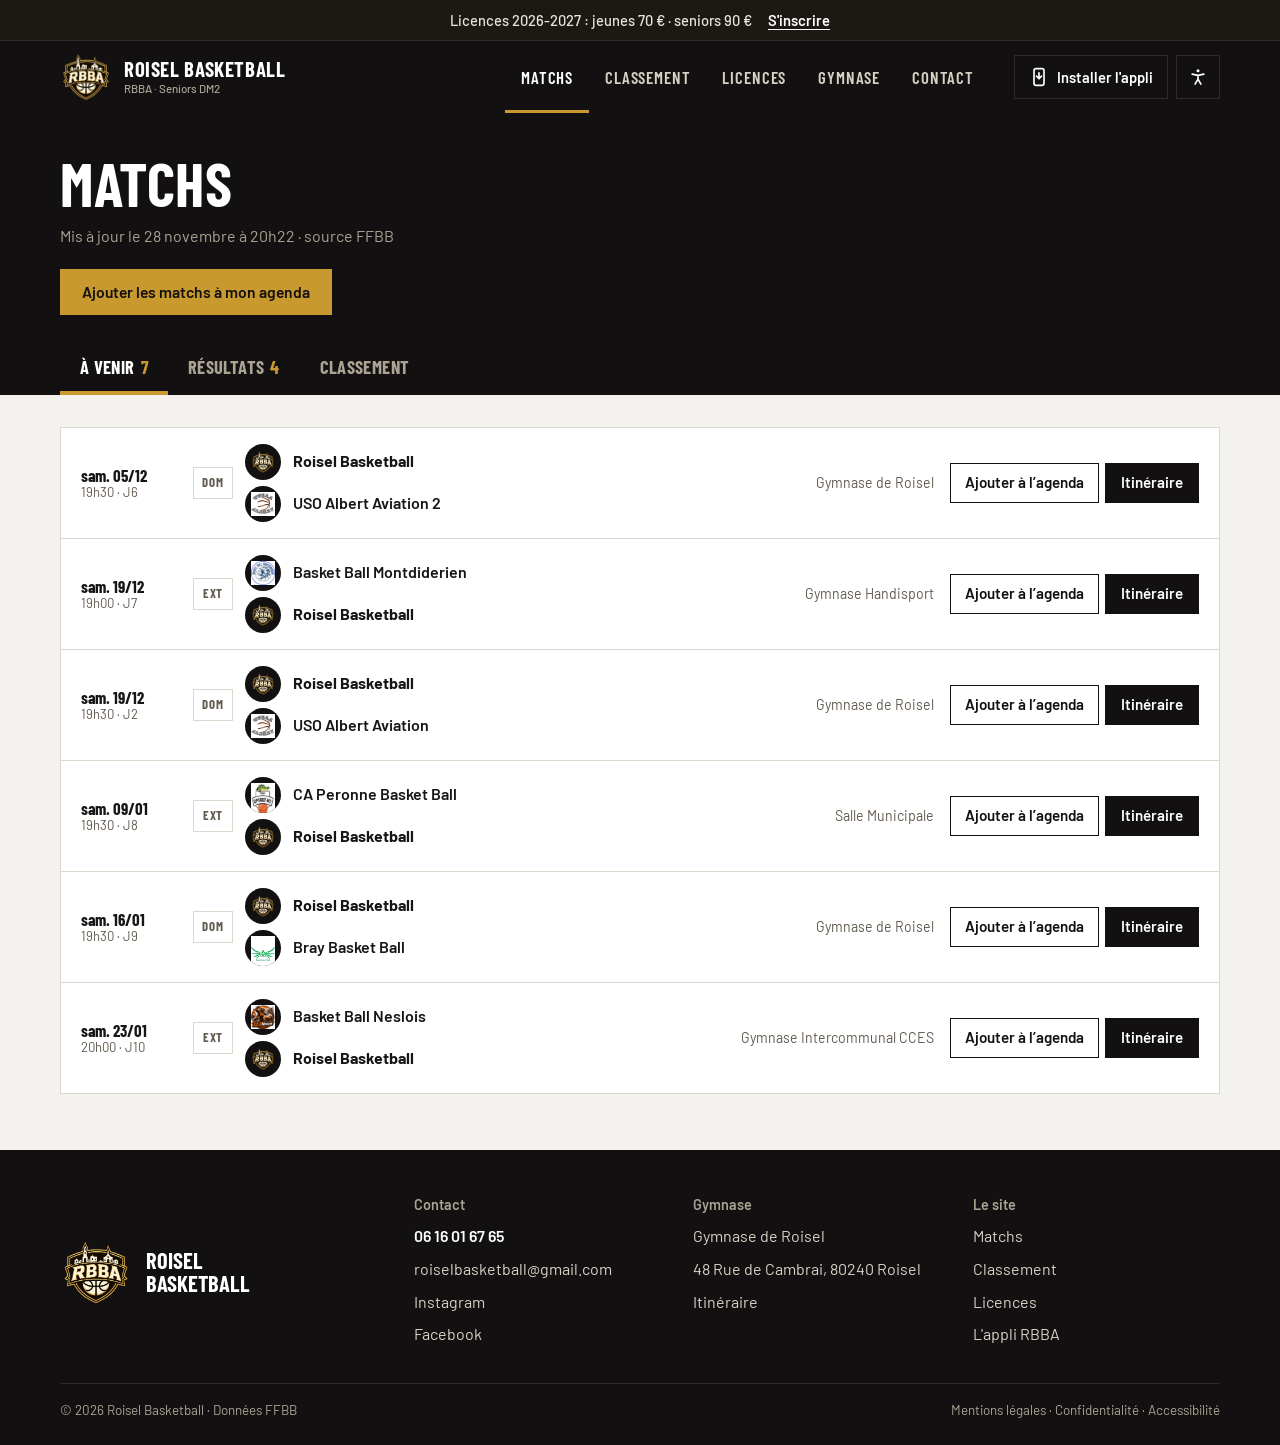
<file: matchs.html>
<!doctype html>
<html lang="fr">
<head>
<meta charset="utf-8">
<meta name="viewport" content="width=device-width, initial-scale=1, viewport-fit=cover">
<title>Matchs et classement – RBBA Roisel Basketball</title>
<meta name="claude:viewport-fit-sides" content="cover">
<meta name="description" content="Calendrier, résultats, scores en direct et classement DM2 de Roisel Basketball (RBBA), mis à jour automatiquement depuis la FFBB.">
<meta name="theme-color" content="#121010">
<link rel="manifest" href="manifest.webmanifest">
<link rel="icon" href="assets/icon-192.png">
<link rel="apple-touch-icon" href="assets/apple-touch-icon.png">
<meta name="mobile-web-app-capable" content="yes"><meta name="apple-mobile-web-app-capable" content="yes"><meta name="apple-mobile-web-app-title" content="RBBA">
<link rel="preconnect" href="https://fonts.googleapis.com"><link rel="preconnect" href="https://fonts.gstatic.com" crossorigin>
<link rel="stylesheet" href="https://fonts.googleapis.com/css2?family=Barlow+Condensed:wght@500;600;700&family=Barlow:wght@400;500;600;700&display=swap">
<link rel="stylesheet" href="assets/style.css">
<script src="assets/ui.js" defer></script>
<script src="assets/app.js" defer></script>
<script src="https://cdn.onesignal.com/sdks/web/v16/OneSignalSDK.page.js" defer></script><script>window.OneSignalDeferred=window.OneSignalDeferred||[];OneSignalDeferred.push(async function(OneSignal){await OneSignal.init({appId:"7a9ac6d3-6447-4312-8d8b-02bbcdf13915",safari_web_id:"web.onesignal.auto.458f9dc8-6677-4788-b5a2-9d66a9d7a179",serviceWorkerPath:"sw.js",serviceWorkerParam:{scope:"/"},notifyButton:{enable:false},welcomeNotification:{title:"Alertes activées",message:"Vous ne manquerez aucun match du RBBA 🏀",url:"https://roiselbasketball.fr/"}});document.dispatchEvent(new CustomEvent("rbba:onesignal"));});</script>
</head>
<body data-page="matchs">
<a class="skip" href="#main">Aller au contenu</a>
<div class="topbar"><div class="wrap"><span class="long">Licences 2026-2027 : jeunes 70&nbsp;€ · seniors 90&nbsp;€</span><span class="short">Licences 70&nbsp;€ · 90&nbsp;€</span><a href="https://www.helloasso.com/associations/roisel-basketball/adhesions/adhesion-au-club" target="_blank" rel="noopener">S'inscrire</a></div></div>
<header class="hdr">
  <div class="wrap">
    <a class="brand" href="index.html"><img src="assets/logo.webp" alt="" width="52" height="48"><span>Roisel Basketball<small>RBBA · Seniors DM2</small></span></a>
    <nav class="nav" id="nav" aria-label="Navigation principale"><a href="matchs.html" aria-current="page">Matchs</a><a href="matchs.html#classement">Classement</a><a href="index.html#licences">Licences</a><a href="index.html#gymnase">Gymnase</a><a href="#contact">Contact</a></nav>
    <div class="tools">
      <button class="install-btn" type="button" aria-haspopup="dialog" aria-controls="install-help"><svg viewBox="0 0 24 24" fill="none" stroke="currentColor" stroke-width="2" stroke-linecap="round" stroke-linejoin="round" aria-hidden="true"><rect x="6" y="2" width="12" height="20" rx="2.5"/><path d="M12 7v7M9 11l3 3 3-3"/></svg><span>Installer l'appli</span></button>
      <button class="ibtn a11y-btn" type="button" aria-haspopup="dialog" aria-controls="a11y" aria-expanded="false" aria-label="Accessibilité"><svg viewBox="0 0 24 24" fill="none" stroke="currentColor" stroke-width="2" stroke-linecap="round" aria-hidden="true"><circle cx="12" cy="4.5" r="1.8" fill="currentColor" stroke="none"/><path d="M5 8.5l7 1.5 7-1.5M12 10v4.5M12 14.5l-3.5 6M12 14.5l3.5 6"/></svg></button>
      <button class="ibtn menu-btn" type="button" aria-expanded="false" aria-controls="nav" aria-label="Ouvrir le menu"><svg viewBox="0 0 24 24" fill="none" stroke="currentColor" stroke-width="2" aria-hidden="true"><path d="M4 7h16M4 12h16M4 17h16"/></svg></button>
    </div>
  </div>
</header>
<div class="install-help" id="install-help" role="dialog" aria-labelledby="ih-title" hidden>
  <h2 id="ih-title">Ajouter le RBBA à l'écran d'accueil</h2>
  <ol class="steps ih-ios">
    <li>Touchez le bouton <strong>Partager</strong> <svg class="ih-ico" viewBox="0 0 24 24" fill="none" stroke="currentColor" stroke-width="2" stroke-linecap="round" stroke-linejoin="round" aria-hidden="true"><path d="M12 3v12M8 7l4-4 4 4"/><path d="M5 11v9h14v-9"/></svg><span>En bas de l'écran dans Safari</span></li>
    <li>Choisissez <strong>Sur l'écran d'accueil</strong><span>Faites défiler la liste si besoin</span></li>
    <li>Touchez <strong>Ajouter</strong><span>L'icône RBBA apparaît avec vos applis</span></li>
  </ol>
  <ol class="steps ih-android" hidden>
    <li>Touchez le menu <strong>⋮</strong><span>En haut à droite dans Chrome</span></li>
    <li>Choisissez <strong>Ajouter à l'écran d'accueil</strong><span>Ou « Installer l'application »</span></li>
    <li>Touchez <strong>Installer</strong><span>L'icône RBBA apparaît avec vos applis</span></li>
  </ol>
  <button class="btn btn--dark ih-close" type="button">Compris</button>
</div>
<div class="a11y" id="a11y" role="dialog" aria-labelledby="a11y-title" hidden>
  <h2 id="a11y-title">Accessibilité</h2>
  <fieldset><legend>Taille du texte</legend><div class="seg">
    <label><input type="radio" name="a11y-text" id="a11y-t1" value="" checked><span>Normale</span></label>
    <label><input type="radio" name="a11y-text" id="a11y-t2" value="text-lg"><span>Grande</span></label>
    <label><input type="radio" name="a11y-text" id="a11y-t3" value="text-xl"><span>Très grande</span></label></div></fieldset>
  <fieldset><legend>Animations</legend><div class="seg">
    <label><input type="radio" name="a11y-motion" id="a11y-m1" value="" checked><span>Normales</span></label>
    <label><input type="radio" name="a11y-motion" id="a11y-m2" value="reduce-motion"><span>Aucune</span></label></div></fieldset>
  <fieldset><legend>Contraste</legend><div class="seg">
    <label><input type="radio" name="a11y-contrast" id="a11y-c1" value="" checked><span>Normal</span></label>
    <label><input type="radio" name="a11y-contrast" id="a11y-c2" value="contrast"><span>Renforcé</span></label></div></fieldset>
  <button class="btn btn--dark a11y-close" type="button">Fermer</button>
</div>
<div id="banners"></div>

<main id="main" tabindex="-1">
  <section class="page-head">
    <div class="wrap">
      <h1>Matchs</h1>
      <p id="maj">Seniors · Départementale Masculine 2 · saison 2026-2027</p>
      <div class="btns"><details class="pick"><summary class="btn">Ajouter les matchs à mon agenda</summary><div class="menu"><a data-sub="google" href="#" target="_blank" rel="noopener">Google Agenda (Gmail, Android)</a><a data-sub="apple" href="#">iPhone, iPad, Mac</a></div></details></div>
      <div class="tabs" role="tablist" aria-label="Matchs">
        <button class="tab" role="tab" id="tab-a-venir" aria-controls="a-venir" aria-selected="true">À venir<span class="count" id="c-next"></span></button>
        <button class="tab" role="tab" id="tab-resultats" aria-controls="resultats" aria-selected="false" tabindex="-1">Résultats<span class="count" id="c-played"></span></button>
        <button class="tab" role="tab" id="tab-classement" aria-controls="classement" aria-selected="false" tabindex="-1">Classement</button>
      </div>
    </div>
  </section>
  <div class="wrap">
    <section class="panel" role="tabpanel" id="a-venir" aria-labelledby="tab-a-venir"><ul class="games" id="upcoming"></ul></section>
    <section class="panel" role="tabpanel" id="resultats" aria-labelledby="tab-resultats" hidden><ul class="games" id="results"></ul></section>
    <section class="panel" role="tabpanel" id="classement" aria-labelledby="tab-classement" hidden><p class="std-note" id="std-note"></p><div id="standings"></div></section>
  </div>
</main>
<footer class="ftr" id="contact">
  <div class="wrap">
    <div class="ftr-grid">
      <div class="ftr-brand"><img src="assets/logo.webp" alt="Logo Roisel Basketball" width="72" height="66"><b>Roisel<br>Basketball</b></div>
      <div><h2>Contact</h2><ul><li><a class="tel" href="tel:+33616016765">06 16 01 67 65</a></li><li><a href="mailto:roiselbasketball@gmail.com">roiselbasketball@gmail.com</a></li><li><a href="https://www.instagram.com/roiselbasketball/" target="_blank" rel="noopener">Instagram</a></li><li><a href="https://www.facebook.com/share/18sTYZXxJF/" target="_blank" rel="noopener">Facebook</a></li></ul></div>
      <div><h2>Gymnase</h2><ul><li>Gymnase de Roisel</li><li>48 Rue de Cambrai, 80240 Roisel</li><li><a href="https://www.google.com/maps/dir/?api=1&amp;destination=49.952727,3.103363" target="_blank" rel="noopener">Itinéraire</a></li></ul></div>
      <div><h2>Le site</h2><ul><li><a href="matchs.html">Matchs</a></li><li><a href="matchs.html#classement">Classement</a></li><li><a href="index.html#licences">Licences</a></li><li><a href="appli.html">L'appli RBBA</a></li></ul></div>
    </div>
    <div class="ftr-bottom"><span>© 2026 Roisel Basketball · Données FFBB</span><span><a href="mentions-legales.html">Mentions légales</a> · <a href="mentions-legales.html#confidentialite">Confidentialité</a> · <a href="mentions-legales.html#accessibilite">Accessibilité</a></span></div>
  </div>
</footer>
</body>
</html>
</file>
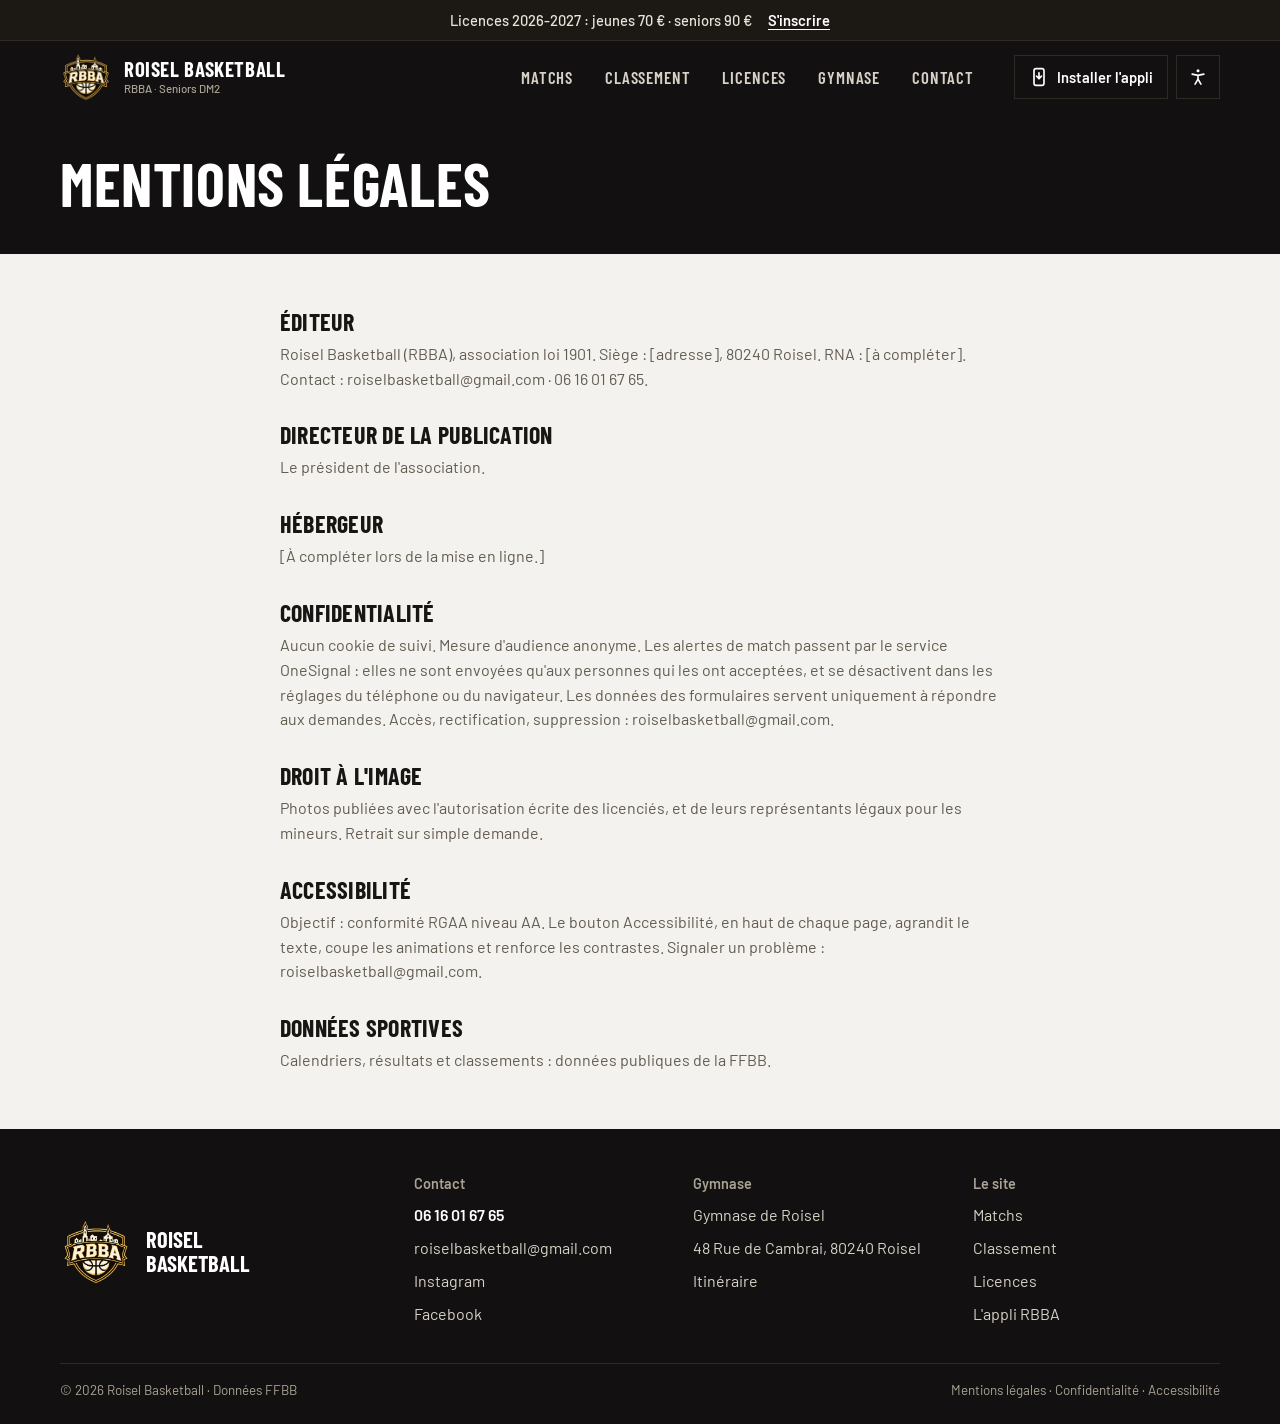
<file: mentions-legales.html>
<!doctype html>
<html lang="fr">
<head>
<meta charset="utf-8">
<meta name="viewport" content="width=device-width, initial-scale=1, viewport-fit=cover">
<title>Mentions légales – RBBA Roisel Basketball</title>
<meta name="claude:viewport-fit-sides" content="cover">
<meta name="description" content="Mentions légales, confidentialité et accessibilité du site de Roisel Basketball.">
<meta name="theme-color" content="#121010">
<link rel="manifest" href="manifest.webmanifest">
<link rel="icon" href="assets/icon-192.png">
<link rel="apple-touch-icon" href="assets/apple-touch-icon.png">
<meta name="mobile-web-app-capable" content="yes"><meta name="apple-mobile-web-app-capable" content="yes"><meta name="apple-mobile-web-app-title" content="RBBA">
<link rel="preconnect" href="https://fonts.googleapis.com"><link rel="preconnect" href="https://fonts.gstatic.com" crossorigin>
<link rel="stylesheet" href="https://fonts.googleapis.com/css2?family=Barlow+Condensed:wght@500;600;700&family=Barlow:wght@400;500;600;700&display=swap">
<link rel="stylesheet" href="assets/style.css">
<script src="assets/ui.js" defer></script>
<script src="assets/app.js" defer></script>
<script src="https://cdn.onesignal.com/sdks/web/v16/OneSignalSDK.page.js" defer></script><script>window.OneSignalDeferred=window.OneSignalDeferred||[];OneSignalDeferred.push(async function(OneSignal){await OneSignal.init({appId:"7a9ac6d3-6447-4312-8d8b-02bbcdf13915",safari_web_id:"web.onesignal.auto.458f9dc8-6677-4788-b5a2-9d66a9d7a179",serviceWorkerPath:"sw.js",serviceWorkerParam:{scope:"/"},notifyButton:{enable:false},welcomeNotification:{title:"Alertes activées",message:"Vous ne manquerez aucun match du RBBA 🏀",url:"https://roiselbasketball.fr/"}});document.dispatchEvent(new CustomEvent("rbba:onesignal"));});</script>
</head>
<body data-page="legal">
<a class="skip" href="#main">Aller au contenu</a>
<div class="topbar"><div class="wrap"><span class="long">Licences 2026-2027 : jeunes 70&nbsp;€ · seniors 90&nbsp;€</span><span class="short">Licences 70&nbsp;€ · 90&nbsp;€</span><a href="https://www.helloasso.com/associations/roisel-basketball/adhesions/adhesion-au-club" target="_blank" rel="noopener">S'inscrire</a></div></div>
<header class="hdr">
  <div class="wrap">
    <a class="brand" href="index.html"><img src="assets/logo.webp" alt="" width="52" height="48"><span>Roisel Basketball<small>RBBA · Seniors DM2</small></span></a>
    <nav class="nav" id="nav" aria-label="Navigation principale"><a href="matchs.html">Matchs</a><a href="matchs.html#classement">Classement</a><a href="index.html#licences">Licences</a><a href="index.html#gymnase">Gymnase</a><a href="#contact">Contact</a></nav>
    <div class="tools">
      <button class="install-btn" type="button" aria-haspopup="dialog" aria-controls="install-help"><svg viewBox="0 0 24 24" fill="none" stroke="currentColor" stroke-width="2" stroke-linecap="round" stroke-linejoin="round" aria-hidden="true"><rect x="6" y="2" width="12" height="20" rx="2.5"/><path d="M12 7v7M9 11l3 3 3-3"/></svg><span>Installer l'appli</span></button>
      <button class="ibtn a11y-btn" type="button" aria-haspopup="dialog" aria-controls="a11y" aria-expanded="false" aria-label="Accessibilité"><svg viewBox="0 0 24 24" fill="none" stroke="currentColor" stroke-width="2" stroke-linecap="round" aria-hidden="true"><circle cx="12" cy="4.5" r="1.8" fill="currentColor" stroke="none"/><path d="M5 8.5l7 1.5 7-1.5M12 10v4.5M12 14.5l-3.5 6M12 14.5l3.5 6"/></svg></button>
      <button class="ibtn menu-btn" type="button" aria-expanded="false" aria-controls="nav" aria-label="Ouvrir le menu"><svg viewBox="0 0 24 24" fill="none" stroke="currentColor" stroke-width="2" aria-hidden="true"><path d="M4 7h16M4 12h16M4 17h16"/></svg></button>
    </div>
  </div>
</header>
<div class="install-help" id="install-help" role="dialog" aria-labelledby="ih-title" hidden>
  <h2 id="ih-title">Ajouter le RBBA à l'écran d'accueil</h2>
  <ol class="steps ih-ios">
    <li>Touchez le bouton <strong>Partager</strong> <svg class="ih-ico" viewBox="0 0 24 24" fill="none" stroke="currentColor" stroke-width="2" stroke-linecap="round" stroke-linejoin="round" aria-hidden="true"><path d="M12 3v12M8 7l4-4 4 4"/><path d="M5 11v9h14v-9"/></svg><span>En bas de l'écran dans Safari</span></li>
    <li>Choisissez <strong>Sur l'écran d'accueil</strong><span>Faites défiler la liste si besoin</span></li>
    <li>Touchez <strong>Ajouter</strong><span>L'icône RBBA apparaît avec vos applis</span></li>
  </ol>
  <ol class="steps ih-android" hidden>
    <li>Touchez le menu <strong>⋮</strong><span>En haut à droite dans Chrome</span></li>
    <li>Choisissez <strong>Ajouter à l'écran d'accueil</strong><span>Ou « Installer l'application »</span></li>
    <li>Touchez <strong>Installer</strong><span>L'icône RBBA apparaît avec vos applis</span></li>
  </ol>
  <button class="btn btn--dark ih-close" type="button">Compris</button>
</div>
<div class="a11y" id="a11y" role="dialog" aria-labelledby="a11y-title" hidden>
  <h2 id="a11y-title">Accessibilité</h2>
  <fieldset><legend>Taille du texte</legend><div class="seg">
    <label><input type="radio" name="a11y-text" id="a11y-t1" value="" checked><span>Normale</span></label>
    <label><input type="radio" name="a11y-text" id="a11y-t2" value="text-lg"><span>Grande</span></label>
    <label><input type="radio" name="a11y-text" id="a11y-t3" value="text-xl"><span>Très grande</span></label></div></fieldset>
  <fieldset><legend>Animations</legend><div class="seg">
    <label><input type="radio" name="a11y-motion" id="a11y-m1" value="" checked><span>Normales</span></label>
    <label><input type="radio" name="a11y-motion" id="a11y-m2" value="reduce-motion"><span>Aucune</span></label></div></fieldset>
  <fieldset><legend>Contraste</legend><div class="seg">
    <label><input type="radio" name="a11y-contrast" id="a11y-c1" value="" checked><span>Normal</span></label>
    <label><input type="radio" name="a11y-contrast" id="a11y-c2" value="contrast"><span>Renforcé</span></label></div></fieldset>
  <button class="btn btn--dark a11y-close" type="button">Fermer</button>
</div>
<div id="banners"></div>

<main id="main" tabindex="-1">
  <section class="page-head" style="padding-bottom:40px"><div class="wrap"><h1>Mentions légales</h1></div></section>
  <section class="block wrap legal">
    <h2>Éditeur</h2><p>Roisel Basketball (RBBA), association loi 1901. Siège : [adresse], 80240 Roisel. RNA : [à compléter]. Contact : roiselbasketball@gmail.com · 06 16 01 67 65.</p>
    <h2>Directeur de la publication</h2><p>Le président de l'association.</p>
    <h2>Hébergeur</h2><p>[À compléter lors de la mise en ligne.]</p>
    <h2 id="confidentialite">Confidentialité</h2><p>Aucun cookie de suivi. Mesure d'audience anonyme. Les alertes de match passent par le service OneSignal : elles ne sont envoyées qu'aux personnes qui les ont acceptées, et se désactivent dans les réglages du téléphone ou du navigateur. Les données des formulaires servent uniquement à répondre aux demandes. Accès, rectification, suppression : roiselbasketball@gmail.com.</p>
    <h2>Droit à l'image</h2><p>Photos publiées avec l'autorisation écrite des licenciés, et de leurs représentants légaux pour les mineurs. Retrait sur simple demande.</p>
    <h2 id="accessibilite">Accessibilité</h2><p>Objectif : conformité RGAA niveau AA. Le bouton Accessibilité, en haut de chaque page, agrandit le texte, coupe les animations et renforce les contrastes. Signaler un problème : roiselbasketball@gmail.com.</p>
    <h2>Données sportives</h2><p>Calendriers, résultats et classements : données publiques de la FFBB.</p>
  </section>
</main>
<footer class="ftr" id="contact">
  <div class="wrap">
    <div class="ftr-grid">
      <div class="ftr-brand"><img src="assets/logo.webp" alt="Logo Roisel Basketball" width="72" height="66"><b>Roisel<br>Basketball</b></div>
      <div><h2>Contact</h2><ul><li><a class="tel" href="tel:+33616016765">06 16 01 67 65</a></li><li><a href="mailto:roiselbasketball@gmail.com">roiselbasketball@gmail.com</a></li><li><a href="https://www.instagram.com/roiselbasketball/" target="_blank" rel="noopener">Instagram</a></li><li><a href="https://www.facebook.com/share/18sTYZXxJF/" target="_blank" rel="noopener">Facebook</a></li></ul></div>
      <div><h2>Gymnase</h2><ul><li>Gymnase de Roisel</li><li>48 Rue de Cambrai, 80240 Roisel</li><li><a href="https://www.google.com/maps/dir/?api=1&amp;destination=49.952727,3.103363" target="_blank" rel="noopener">Itinéraire</a></li></ul></div>
      <div><h2>Le site</h2><ul><li><a href="matchs.html">Matchs</a></li><li><a href="matchs.html#classement">Classement</a></li><li><a href="index.html#licences">Licences</a></li><li><a href="appli.html">L'appli RBBA</a></li></ul></div>
    </div>
    <div class="ftr-bottom"><span>© 2026 Roisel Basketball · Données FFBB</span><span><a href="mentions-legales.html">Mentions légales</a> · <a href="mentions-legales.html#confidentialite">Confidentialité</a> · <a href="mentions-legales.html#accessibilite">Accessibilité</a></span></div>
  </div>
</footer>
</body>
</html>
</file>
<file: assets/style.css>
/* =========================================================================
   RBBA – Roisel Basketball · v5
   Modèle : sites des clubs EuroLeague / Betclic Élite. Fond clair, bandeaux noirs,
   or du blason en accent. Libellés en capitales condensées, chiffres à chasse fixe.
   Pas d'animation décorative : le site est fixe, dense et utile.
   ========================================================================= */
:root{
  --black:#121010; --black-2:#1C1915; --line-d:#2E2A24;
  --gold:#C8992F; --gold-dark:#7C5C12; --gold-pale:#F3E6C4;
  --bg:#F4F2EE; --white:#FFFFFF; --line:#DDD8CE; --text:#181614; --mute:#625B50; --mute-d:#ABA394;
  --win:#1F7A45; --loss:#B23A2A; --live:#D62F23;
  --cond:"Barlow Condensed","Arial Narrow",Arial,sans-serif;
  --body:"Barlow","Helvetica Neue",Arial,sans-serif;
  --gl:max(20px,env(safe-area-inset-left,0px)); --gr:max(20px,env(safe-area-inset-right,0px));
  --hh:72px;
  color-scheme:light;
}
*{box-sizing:border-box}
html{font-size:100%;background:var(--black);scroll-padding-top:calc(var(--hh) + 16px)}
body{margin:0;background:var(--bg);color:var(--text);font-family:var(--body);font-size:1rem;line-height:1.55;-webkit-font-smoothing:antialiased}
img{max-width:100%;height:auto;display:block}
a{color:inherit}
p{margin:0}
h1,h2,h3,h4{margin:0;font-family:var(--cond);font-weight:700;text-transform:uppercase;line-height:1;letter-spacing:.01em}
[hidden]{display:none!important}
:focus-visible{outline:3px solid var(--gold);outline-offset:2px}
.sr{position:absolute;width:1px;height:1px;overflow:hidden;clip:rect(0 0 0 0);white-space:nowrap}
.skip{position:absolute;left:-999px;top:8px;z-index:100;background:var(--gold);color:var(--black);padding:10px 16px;font-weight:700}
.skip:focus{left:12px}
.wrap{max-width:1200px;margin-inline:auto;padding-left:var(--gl);padding-right:var(--gr)}
.num{font-variant-numeric:tabular-nums}

/* ---------- bandeau du haut (licences) ---------- */
.topbar{background:var(--gold);color:var(--black)}
.topbar .wrap{display:flex;flex-wrap:wrap;align-items:center;justify-content:center;gap:6px 16px;min-height:40px;padding-block:6px;font-family:var(--cond);font-weight:700;font-size:1rem;letter-spacing:.04em;text-transform:uppercase;text-align:center}
.topbar a{text-decoration:underline;text-underline-offset:3px}

/* ---------- en-tête ---------- */
body::before{content:"";position:fixed;inset:0 0 auto;height:env(safe-area-inset-top,0px);z-index:30;background:var(--black)}
.hdr{position:sticky;top:env(safe-area-inset-top,0px);z-index:20;background:var(--black);color:#fff}
.hdr .wrap{height:var(--hh);display:flex;align-items:center;gap:24px}
.brand{display:flex;align-items:center;gap:12px;text-decoration:none;flex-shrink:0}
.brand img{width:52px;height:auto}
.brand span{font-family:var(--cond);font-weight:700;font-size:1.3rem;letter-spacing:.03em;text-transform:uppercase;line-height:1}
.brand small{display:block;font-family:var(--body);font-weight:500;font-size:.72rem;letter-spacing:.08em;color:var(--mute-d);margin-top:3px;text-transform:none}
.nav{display:flex;align-items:stretch;margin-left:auto;height:100%}
.nav a{display:flex;align-items:center;padding:0 16px;font-family:var(--cond);font-weight:600;font-size:1.05rem;letter-spacing:.05em;text-transform:uppercase;text-decoration:none;color:#D8D2C6;border-bottom:3px solid transparent;border-top:3px solid transparent}
.nav a:hover{color:#fff;border-bottom-color:var(--line-d)}
.nav a[aria-current="page"]{color:#fff;border-bottom-color:var(--gold)}
.tools{display:flex;align-items:center;gap:8px}
.ibtn{display:inline-grid;place-items:center;width:44px;height:44px;background:transparent;border:1px solid var(--line-d);color:#fff;cursor:pointer}
.ibtn svg{width:20px;height:20px}
.menu-btn{display:none}
@media (max-width:900px){
  :root{--hh:64px}
  .brand small{display:none}
  .menu-btn{display:inline-grid}
  .tools{margin-left:auto}
  .nav{display:none;position:fixed;inset:calc(var(--hh) + env(safe-area-inset-top,0px)) 0 auto 0;height:auto;flex-direction:column;background:var(--black);border-top:1px solid var(--line-d);padding:8px 0 16px}
  .nav.open{display:flex}
  .nav a{padding:14px var(--gr) 14px var(--gl);font-size:1.3rem;border:0;border-left:4px solid transparent}
  .nav a[aria-current="page"]{border-left-color:var(--gold)}
}
@media (max-width:380px){.brand span{font-size:1.1rem}}

.notice{background:#E9E4DA;color:var(--mute);font-size:.88rem;text-align:center;padding:8px var(--gr) 8px var(--gl)}
.notice--live{background:var(--live);color:#fff;font-weight:600}
.notice--live a{color:#fff}

/* ---------- titres de section ---------- */
.block{padding-block:56px}
.block + .block{padding-top:8px}
.head{display:flex;align-items:flex-end;justify-content:space-between;gap:12px 24px;flex-wrap:wrap;margin-bottom:20px;padding-bottom:12px;border-bottom:2px solid var(--black)}
.head h2{font-size:clamp(1.7rem,3.2vw,2.3rem)}
.more{font-family:var(--cond);font-weight:700;font-size:1rem;letter-spacing:.05em;text-transform:uppercase;text-decoration:none;color:var(--gold-dark);white-space:nowrap}
.more:hover{text-decoration:underline;text-underline-offset:4px}
.more::after{content:" ›"}

/* ---------- boutons ---------- */
.btn{display:inline-flex;align-items:center;justify-content:center;gap:8px;min-height:46px;padding:10px 20px;background:var(--gold);color:var(--black);border:2px solid var(--gold);font-family:var(--cond);font-weight:700;font-size:1.05rem;letter-spacing:.05em;text-transform:uppercase;text-decoration:none;cursor:pointer;line-height:1}
.btn:hover{background:#D9AA3E;border-color:#D9AA3E}
.btn--dark{background:var(--black);border-color:var(--black);color:#fff}
.btn--dark:hover{background:#2A2622;border-color:#2A2622}
.btn--out{background:transparent;color:var(--black);border-color:var(--black)}
.btn--out:hover{background:var(--black);color:#fff}
.btn--out-l{background:transparent;color:#fff;border-color:#6D665B}
.btn--out-l:hover{border-color:#fff}
.btn svg{width:18px;height:18px}
.btns{display:flex;flex-wrap:wrap;gap:8px}

/* ---------- blason / monogramme d'équipe ---------- */
.crest{display:grid;place-items:center;width:84px;height:84px;flex-shrink:0;border-radius:50%;background:#2A2622;color:#fff;font-family:var(--cond);font-weight:700;font-size:1.5rem;letter-spacing:.02em;overflow:hidden}
.crest img{width:100%;height:100%;object-fit:contain;background:var(--black);padding:6px}
.crest--sm{width:36px;height:36px;font-size:.85rem}
.crest--md{width:56px;height:56px;font-size:1.1rem}
.light-crest .crest{background:#E6E1D7;color:var(--text)}

/* ---------- prochain match (carte principale) ---------- */
.next{background:var(--black);color:#fff;border-bottom:4px solid var(--gold)}
.next .wrap{padding-block:36px 32px}
.next-top{display:flex;flex-wrap:wrap;justify-content:space-between;align-items:center;gap:8px 20px;font-family:var(--cond);font-weight:600;font-size:1.05rem;letter-spacing:.06em;text-transform:uppercase;color:var(--mute-d)}
.next-top b{color:var(--gold);font-weight:700}
.versus{display:grid;grid-template-columns:minmax(0,1fr) auto minmax(0,1fr);align-items:center;gap:16px;margin:28px 0 24px}
.side{display:flex;flex-direction:column;align-items:center;gap:12px;text-align:center;min-width:0}
.side .nm{font-family:var(--cond);font-weight:700;font-size:clamp(1.25rem,2.6vw,1.9rem);text-transform:uppercase;line-height:1.05;overflow-wrap:break-word}
.side .tg{font-size:.78rem;letter-spacing:.1em;text-transform:uppercase;color:var(--mute-d)}
.mid{display:flex;flex-direction:column;align-items:center;gap:6px;min-width:96px}
.mid .vs{font-family:var(--cond);font-weight:700;font-size:1.6rem;color:var(--gold)}
.mid .time{font-family:var(--cond);font-weight:700;font-size:clamp(2.4rem,5vw,3.4rem);line-height:1;font-variant-numeric:tabular-nums}
.next-bottom{display:flex;flex-wrap:wrap;justify-content:space-between;align-items:center;gap:16px;padding-top:20px;border-top:1px solid var(--line-d)}
.venue{font-family:var(--cond);font-weight:700;font-size:1.25rem;letter-spacing:.04em;text-transform:uppercase}
.venue small{display:block;font-family:var(--body);font-weight:400;font-size:.88rem;letter-spacing:0;text-transform:none;color:var(--mute-d);margin-top:2px}
.countdown{font-family:var(--cond);font-weight:600;font-size:1.15rem;letter-spacing:.04em;color:var(--mute-d);font-variant-numeric:tabular-nums}
.countdown b{color:#fff;font-weight:700;font-size:1.5rem;margin-right:2px}
.countdown b+b,.countdown span+b{margin-left:10px}
.live-score{display:flex;gap:6px}
@media (max-width:560px){.crest:not(.crest--sm){width:60px;height:60px;font-size:1.1rem}.mid{min-width:72px}}

/* ---------- cases de score ---------- */
.sb{display:inline-grid;place-items:center;min-width:52px;height:44px;padding:0 8px;background:#E9E4DA;color:var(--mute);font-family:var(--cond);font-weight:700;font-size:1.6rem;line-height:1;font-variant-numeric:tabular-nums}
.sb.w{background:var(--black);color:#fff}
.sb.rb.w{background:var(--gold);color:var(--black)}
.sb--lg{min-width:72px;height:64px;font-size:2.6rem}
.next .sb{background:#2A2622;color:var(--mute-d)}
.next .sb.w{background:var(--gold);color:var(--black)}

/* ---------- liste de résultats / calendrier ---------- */
.games{list-style:none;margin:0;padding:0;background:var(--white);border:1px solid var(--line)}
.game{display:grid;grid-template-columns:96px 36px minmax(0,1fr) auto auto;align-items:center;gap:16px;padding:16px 20px;border-top:1px solid var(--line)}
.game:first-child{border-top:0}
.g-date{font-family:var(--cond);font-weight:700;font-size:1.05rem;text-transform:uppercase;line-height:1.1}
.g-date small{display:block;font-family:var(--body);font-weight:400;font-size:.82rem;text-transform:none;color:var(--mute)}
.wl{display:grid;place-items:center;width:32px;height:32px;font-family:var(--cond);font-weight:700;font-size:1.1rem;color:#fff}
.wl.v{background:var(--win)}.wl.d{background:var(--loss)}.wl.n{background:transparent;color:var(--mute);border:1px solid var(--line)}
.g-teams{display:grid;gap:6px;min-width:0}
.g-row{display:grid;grid-template-columns:36px minmax(0,1fr) auto;align-items:center;gap:12px}
.g-row .t{font-weight:600;min-width:0;overflow-wrap:break-word}
.g-row.rb .t{font-weight:700}
.g-row .sb{min-width:44px;height:36px;font-size:1.35rem}
.g-info{font-size:.88rem;color:var(--mute);text-align:right;max-width:220px}
.g-actions{display:flex;gap:6px}
.g-actions .btn{min-height:40px;padding:8px 14px;font-size:.95rem}
@media (max-width:820px){
  .game{grid-template-columns:auto minmax(0,1fr);gap:10px 14px;padding:16px}
  .g-date{grid-column:1/-1;display:flex;gap:10px;align-items:baseline}
  .g-date small{display:inline}
  .wl{grid-row:2;align-self:start}
  .g-teams{grid-row:2;grid-column:2}
  .g-info{grid-column:1/-1;text-align:left;max-width:none}
  .g-actions{grid-column:1/-1}
}

/* ---------- classement ---------- */
.tbl-wrap{overflow-x:auto;background:var(--white);border:1px solid var(--line)}
table.std{width:100%;border-collapse:collapse;font-variant-numeric:tabular-nums}
table.std th,table.std td{padding:12px 10px;text-align:center;border-top:1px solid var(--line);white-space:nowrap}
table.std thead th{border-top:0;background:var(--black);color:#fff;font-family:var(--cond);font-weight:600;font-size:.95rem;letter-spacing:.06em;text-transform:uppercase}
table.std th:nth-child(2),table.std td:nth-child(2){text-align:left;white-space:normal}
table.std td:first-child{width:52px;font-family:var(--cond);font-weight:700;font-size:1.25rem}
table.std td.pts{font-weight:700}
table.std tr.me td{background:var(--gold-pale);font-weight:700}
table.std tr.me td:first-child{box-shadow:inset 4px 0 0 var(--gold)}
table.std .team{display:flex;align-items:center;gap:10px}
table.std caption{caption-side:bottom;text-align:left;padding:10px 12px;font-size:.84rem;color:var(--mute);border-top:1px solid var(--line)}
.evo{font-size:.7rem;font-weight:700;margin-left:4px}.evo.up{color:var(--win)}.evo.down{color:var(--loss)}
.src{display:inline-block;margin-right:10px;padding:2px 8px;background:var(--black);color:#fff;font-family:var(--cond);font-weight:600;font-size:.82rem;letter-spacing:.06em;text-transform:uppercase}
.std-note{margin-bottom:12px;font-size:.9rem;color:var(--mute)}

/* grille accueil : résultats + classement côte à côte */
.duo{display:grid;grid-template-columns:minmax(0,1.15fr) minmax(0,1fr);gap:32px}
@media (max-width:960px){.duo{grid-template-columns:1fr}}

/* ---------- licences ---------- */
.offers{display:grid;grid-template-columns:repeat(2,minmax(0,1fr));gap:16px}
@media (max-width:700px){.offers{grid-template-columns:1fr}}
.offer{background:var(--white);border:1px solid var(--line);border-top:6px solid var(--black);padding:28px;display:flex;flex-direction:column;gap:16px}
.offer.gold{border-top-color:var(--gold)}
.offer h3{font-size:1.6rem}
.offer .who{color:var(--mute);margin-top:-8px}
.price{font-family:var(--cond);font-weight:700;font-size:4rem;line-height:.9;font-variant-numeric:tabular-nums}
.price small{font-family:var(--body);font-weight:500;font-size:1rem;color:var(--mute);margin-left:6px}
.offer ul{margin:0;padding:0;list-style:none;display:grid;gap:8px}
.offer li{padding-left:22px;position:relative}
.offer li::before{content:"";position:absolute;left:0;top:.55em;width:10px;height:10px;background:var(--gold)}
.offer .btns{margin-top:auto}
.offers-note{margin-top:14px;font-size:.92rem;color:var(--mute)}

/* ---------- gymnase ---------- */
.venue-grid{display:grid;grid-template-columns:minmax(0,1.4fr) minmax(0,1fr);background:var(--white);border:1px solid var(--line)}
@media (max-width:860px){.venue-grid{grid-template-columns:1fr}}
.map{position:relative;min-height:340px;background:#E6E1D7}
.map iframe{position:absolute;inset:0;width:100%;height:100%;border:0}
.map-fallback{position:absolute;inset:0;display:grid;place-items:center;text-align:center;padding:24px;color:var(--mute)}
.venue-info{padding:28px;display:flex;flex-direction:column;gap:18px}
.venue-info h3{font-size:1.8rem}
.addr{font-size:1.1rem}
.venue-info dl{margin:0;display:grid;gap:10px}
.venue-info dt{font-family:var(--cond);font-weight:700;font-size:.95rem;letter-spacing:.06em;text-transform:uppercase;color:var(--gold-dark)}
.venue-info dd{margin:0 0 6px}

/* ---------- réseaux ---------- */
.social{display:grid;grid-template-columns:repeat(3,minmax(0,1fr));gap:16px}
@media (max-width:760px){.social{grid-template-columns:1fr 1fr}}
.post{aspect-ratio:1;background:#E6E1D7;border:1px solid var(--line);display:grid;place-items:center;color:var(--mute);font-size:.88rem}

/* ---------- partenaires ---------- */
.sponsors h3{font-size:.95rem;letter-spacing:.12em;color:var(--mute);margin:0 0 12px}
.sp-row{display:grid;grid-template-columns:repeat(4,minmax(0,1fr));gap:12px;margin-bottom:24px}
.sp-row.main{grid-template-columns:minmax(0,1fr)}
@media (max-width:700px){.sp-row{grid-template-columns:1fr 1fr}}
.sp{min-height:92px;display:grid;place-items:center;background:var(--white);border:1px solid var(--line);color:var(--mute);font-size:.88rem;text-align:center;padding:12px}
.sp-row.main .sp{min-height:120px}

/* ---------- pied de page ---------- */
.ftr{background:var(--black);color:#D8D2C6;padding-block:48px 24px;border-top:4px solid var(--gold)}
.ftr-grid{display:grid;grid-template-columns:minmax(0,1.3fr) repeat(3,minmax(0,1fr));gap:32px}
@media (max-width:860px){.ftr-grid{grid-template-columns:1fr 1fr}}
@media (max-width:520px){.ftr-grid{grid-template-columns:1fr}}
.ftr-brand{display:flex;gap:14px;align-items:center}
.ftr-brand img{width:72px}
.ftr-brand b{font-family:var(--cond);font-weight:700;font-size:1.4rem;text-transform:uppercase;color:#fff;line-height:1.05}
.ftr h2{font-size:1rem;letter-spacing:.08em;color:var(--gold);margin-bottom:12px}
.ftr ul{list-style:none;margin:0;padding:0;display:grid;gap:8px}
.ftr a{text-decoration:none}.ftr a:hover{color:#fff;text-decoration:underline}
.ftr-bottom{display:flex;flex-wrap:wrap;justify-content:space-between;gap:12px;margin-top:36px;padding-top:16px;border-top:1px solid var(--line-d);font-size:.84rem;color:var(--mute-d)}
.copy{margin-left:8px;padding:2px 8px;background:transparent;border:1px solid currentColor;color:inherit;font:600 .72rem var(--body);letter-spacing:.06em;text-transform:uppercase;cursor:pointer;vertical-align:middle}

/* ---------- pages intérieures ---------- */
.page-head{background:var(--black);color:#fff;padding-block:40px 0}
.page-head h1{font-size:clamp(2.4rem,6vw,3.8rem)}
.page-head p{color:var(--mute-d);margin-top:10px;max-width:60ch}
.page-head .btns{margin-top:20px}
.tabs{display:flex;gap:0;margin-top:28px;overflow-x:auto;scrollbar-width:none}
.tab{min-height:52px;padding:0 20px;background:transparent;border:0;border-bottom:4px solid transparent;color:var(--mute-d);font-family:var(--cond);font-weight:700;font-size:1.15rem;letter-spacing:.05em;text-transform:uppercase;cursor:pointer;white-space:nowrap}
.tab[aria-selected="true"]{color:#fff;border-bottom-color:var(--gold)}
.tab .count{margin-left:6px;color:var(--gold)}
.panel{padding-block:32px 56px}

/* fiche match */
.match-hero{background:var(--black);color:#fff;padding-block:36px;border-bottom:4px solid var(--gold)}
.match-hero .status{font-family:var(--cond);font-weight:700;font-size:1.1rem;letter-spacing:.08em;text-transform:uppercase;color:var(--gold)}
.score-pair{display:flex;gap:8px;justify-content:center}

/* menus (agenda, itinéraire) */
details.pick{position:relative}
details.pick>summary{list-style:none}
details.pick>summary::-webkit-details-marker{display:none}
details.pick .menu{position:absolute;z-index:15;top:calc(100% + 6px);left:0;min-width:240px;background:var(--white);color:var(--text);border:1px solid var(--line);box-shadow:0 12px 30px rgba(0,0,0,.18);display:grid}
.g-actions details.pick .menu{left:auto;right:0}
details.pick .menu a{padding:12px 16px;text-decoration:none;font-weight:600;border-top:1px solid var(--line)}
details.pick .menu a:first-child{border-top:0}
details.pick .menu a:hover{background:var(--bg)}
@media (max-width:820px){.g-actions details.pick .menu{left:0;right:auto}}

/* tutos */
.tuto{display:grid;grid-template-columns:repeat(2,minmax(0,1fr));gap:16px}
@media (max-width:820px){.tuto{grid-template-columns:1fr}}
.tuto-card{background:var(--white);border:1px solid var(--line);padding:24px;display:grid;grid-template-columns:150px minmax(0,1fr);gap:24px;align-items:start}
@media (max-width:520px){.tuto-card{grid-template-columns:1fr}.tuto-card .phone{max-width:150px}}
.tuto-card h3{font-size:1.5rem;margin-bottom:12px}
.phone{width:100%;background:var(--black);padding:8px;border-radius:22px}
.phone .ph-bg{fill:var(--black-2)}.phone .ph-ui{fill:#3A352E}.phone .ph-tx{fill:var(--mute-d)}
.phone .hl{fill:none;stroke:var(--gold);stroke-width:3}
.steps{margin:0;padding-left:22px;display:grid;gap:10px}
.steps li::marker{font-family:var(--cond);font-weight:700;color:var(--gold-dark)}
.steps span{display:block;color:var(--mute);font-size:.92rem}
code{background:#E9E4DA;padding:2px 6px;font-size:.9em;overflow-wrap:anywhere}
.legal{max-width:760px}
.legal h2{font-size:1.5rem;margin:32px 0 8px}
.legal h2:first-child{margin-top:0}
.legal p{color:var(--mute)}

/* ---------- panneau accessibilité ---------- */
.a11y{position:fixed;z-index:40;top:calc(var(--hh) + env(safe-area-inset-top,0px) + 8px);right:var(--gr);width:min(340px,calc(100vw - 40px));background:var(--white);color:var(--text);border:1px solid var(--line);border-top:4px solid var(--gold);padding:22px;display:grid;gap:18px;box-shadow:0 20px 50px rgba(0,0,0,.3)}
.a11y h2{font-size:1.5rem}
.a11y fieldset{border:0;margin:0;padding:0}
.a11y legend{font-weight:700;margin-bottom:8px}
.seg{display:grid;grid-auto-flow:column;grid-auto-columns:1fr;border:2px solid var(--black)}
.seg label{position:relative;display:grid;place-items:center;min-height:44px;cursor:pointer;font-weight:600;text-align:center;padding:4px}
.seg label+label{border-left:2px solid var(--black)}
.seg input{position:absolute;inset:0;opacity:0;margin:0;cursor:pointer}
.seg label:has(input:checked){background:var(--black);color:#fff}
.seg label:has(input:focus-visible){outline:3px solid var(--gold);outline-offset:2px}
.a11y .btn{justify-self:start}
html.text-lg{font-size:112.5%}
html.text-xl{font-size:125%}
html.contrast{--mute:#2F2A23;--mute-d:#E6E0D4;--line:#9E968A;--gold-dark:#5A4108}
html.contrast a:not(.btn){text-decoration:underline}
@media (max-width:520px){html.text-lg .brand span,html.text-xl .brand span{position:absolute;width:1px;height:1px;overflow:hidden;clip:rect(0 0 0 0)}}

@media (prefers-reduced-motion:reduce){*{transition:none!important;animation:none!important}}
html.reduce-motion *{transition:none!important;animation:none!important}
/* accueil : liste de résultats compacte dans la colonne */
.duo .game{grid-template-columns:74px 32px minmax(0,1fr) auto;gap:12px;padding:14px 16px}
.duo .g-info{display:none}
.g-row .t{overflow-wrap:normal;word-break:normal;hyphens:auto}
@media (max-width:820px){.duo .game{grid-template-columns:auto minmax(0,1fr)}}

/* corrections relecture */
abbr[title]{text-decoration:none;cursor:help}
.crest{background:#E6E1D7;color:#5E574C}
.next .crest,.match-hero .crest{background:#2A2622;color:#CFC7B8}
.crest:has(img){background:var(--black)}
.wl.n{width:auto;min-width:40px;padding:0 6px;font-size:.8rem;letter-spacing:.06em;color:var(--mute);border:1px solid var(--line)}
.partner-cta{display:flex;flex-wrap:wrap;align-items:center;justify-content:space-between;gap:12px 24px;background:var(--white);border:1px solid var(--line);border-left:6px solid var(--gold);padding:20px 24px;font-size:1.05rem}
.partner-cta strong{font-family:var(--cond);font-size:1.4rem;text-transform:uppercase}
.social-links{display:grid;grid-template-columns:repeat(2,minmax(0,1fr));gap:16px}
@media (max-width:600px){.social-links{grid-template-columns:1fr}}
.social-links a{display:flex;align-items:center;gap:16px;background:var(--black);color:#fff;padding:22px 24px;text-decoration:none;font-family:var(--cond);font-weight:700;font-size:1.5rem;text-transform:uppercase}
.social-links a:hover{background:#2A2622}
.social-links svg{width:32px;height:32px;flex-shrink:0}
.social-links small{display:block;font-family:var(--body);font-weight:400;font-size:.88rem;text-transform:none;color:var(--mute-d)}
.ftr a.tel{font-weight:600;color:#fff}
.facts{display:flex;flex-wrap:wrap;gap:8px 24px;font-family:var(--cond);font-weight:600;font-size:1.25rem;text-transform:uppercase}
.facts span{white-space:nowrap}
.duo .g-actions{display:none}
/* relecture 2 */
.match-hero .sb{background:#2A2622;color:var(--mute-d)}
.match-hero .sb.w{background:var(--gold);color:var(--black)}
.match-hero .mid .vs{text-transform:uppercase;letter-spacing:.08em;font-size:1.1rem}
.next .crest,.match-hero .crest{background:#E6E1D7;color:#2A2622}
.next .crest:has(img),.match-hero .crest:has(img){background:var(--black)}
.facts{font-family:var(--body);font-weight:600;font-size:1.15rem;text-transform:none;gap:0}
.facts span+span::before{content:"·";margin:0 10px;color:var(--gold-dark)}
.topbar .short{display:none}
@media (max-width:560px){.topbar .long{display:none}.topbar .short{display:inline}.topbar .wrap{flex-wrap:nowrap;white-space:nowrap;font-size:.92rem}}
.head .more .lg{display:inline}.head .more .sm{display:none}
@media (max-width:420px){.head{flex-wrap:nowrap}.head .more .lg{display:none}.head .more .sm{display:inline}}
/* photos */
.next.has-photo{background:linear-gradient(180deg,rgba(18,16,16,.80),rgba(18,16,16,.72) 45%,rgba(18,16,16,.90)),var(--photo) center/cover no-repeat,var(--black)}
.gallery{display:grid;grid-template-columns:repeat(3,minmax(0,1fr));gap:8px}
@media (max-width:700px){.gallery{grid-template-columns:1fr 1fr}}
.gallery figure{margin:0;aspect-ratio:4/3;overflow:hidden;background:#E6E1D7}
.gallery img{width:100%;height:100%;object-fit:cover}
.gallery figure:first-child{grid-column:span 2;grid-row:span 2;aspect-ratio:auto}
.credit{font-size:.88rem;color:var(--mute)}
/* flux Instagram */
.ig-feed{margin-bottom:16px;min-height:200px}
/* bouton Installer l'appli */
.install-btn{display:inline-flex;align-items:center;gap:8px;height:44px;padding:0 14px;background:var(--gold);color:var(--black);border:0;font-family:var(--cond);font-weight:700;font-size:1rem;letter-spacing:.04em;text-transform:uppercase;cursor:pointer;white-space:nowrap}
.install-btn:hover{background:#D9AA3E}
.install-btn svg{width:20px;height:20px}
@media (max-width:380px){.install-btn span{font-size:.9rem}.install-btn{padding:0 10px}}
.install-help{position:fixed;z-index:40;left:var(--gl);right:var(--gr);bottom:calc(16px + env(safe-area-inset-bottom,0px));max-width:420px;margin-inline:auto;background:var(--white);color:var(--text);border-top:4px solid var(--gold);padding:22px;display:grid;gap:16px;box-shadow:0 20px 50px rgba(0,0,0,.35)}
.install-help h2{font-size:1.4rem}
.install-help .steps strong{font-weight:700}
.ih-ico{width:18px;height:18px;vertical-align:-3px;color:#1A73E8}
.ih-close{justify-self:start}
@media (max-width:560px){
  .hdr .brand span{position:absolute;width:1px;height:1px;overflow:hidden;clip:rect(0 0 0 0);white-space:nowrap}
  .hdr .wrap{gap:10px}
  .tools{gap:6px}
}

/* =========================================================================
   Passe « unslop » (méthode de Damir Sokolovsky, @heydamir, CC BY 4.0)
   Direction : le gymnase de Roisel un samedi soir. Fier, direct, local.
   Le doré est réservé à l'action principale et aux scores gagnants du RBBA.
   Capitales condensées : titres, nom du club et menu seulement.
   Le reste est en casse normale, sans espacement de lettres.
   ========================================================================= */
:root{--line-soft:rgba(24,22,20,.12)}

/* bandeau licences : plus de fond doré */
.topbar{background:var(--black-2);color:#E9E4DA;border-bottom:1px solid var(--line-d)}
.topbar .wrap{font-family:var(--body);font-weight:500;font-size:.92rem;letter-spacing:0;text-transform:none}
.topbar a{color:#fff;font-weight:600}

/* en-tête : bouton appli discret, plus de débordement sur téléphone */
.install-btn{background:transparent;color:#fff;border:1px solid var(--line-d);font-family:var(--body);font-weight:600;font-size:.92rem;letter-spacing:0;text-transform:none}
@media (max-width:560px){.install-btn{min-width:0;flex-shrink:1;overflow:hidden}}
.install-btn span{overflow:hidden;text-overflow:ellipsis}
.install-btn:hover{background:var(--black-2);border-color:#6D665B}
.tools{min-width:0}
.hdr .wrap{min-width:0}
.ibtn{flex-shrink:0}

/* boutons : casse normale ; un seul bouton doré par bloc */
.btn{font-family:var(--body);font-weight:600;font-size:.98rem;letter-spacing:0;text-transform:none}
.btn--out{border-width:1px}
.btn--out-l{border-width:1px}
.offer .btn:not(.btn--out){background:var(--black);border-color:var(--black);color:#fff}
.offer .btn:not(.btn--out):hover{background:#2A2622;border-color:#2A2622}
.copy{font-family:var(--body);letter-spacing:0;text-transform:none}

/* liens « tout voir » : texte, pas étiquette dorée */
.more{font-family:var(--body);font-weight:600;font-size:.95rem;letter-spacing:0;text-transform:none;color:var(--text);text-decoration:underline;text-decoration-color:var(--line);text-underline-offset:4px}
.more:hover{text-decoration-color:currentColor}

/* prochain match : le tableau d'affichage reste le moment fort */
.next,.match-hero{border-bottom:0}
.next-top{font-family:var(--body);font-weight:500;font-size:.95rem;letter-spacing:0;text-transform:none}
.next-top b{color:#fff;font-weight:600}
.side .tg{font-size:.85rem;letter-spacing:0;text-transform:none}
.mid .vs{color:var(--mute-d);font-size:1.3rem}
.venue{letter-spacing:.01em}
.countdown{letter-spacing:0}
.match-hero .status{font-family:var(--body);font-size:.95rem;letter-spacing:0;text-transform:none}
.match-hero .mid .vs{letter-spacing:0;text-transform:none}
.facts{font-family:var(--body);font-weight:500;font-size:1.05rem;text-transform:none}

/* résultats */
.g-date{text-transform:none}

/* classement : en-tête calme, ligne RBBA sans barre */
table.std thead th{background:transparent;color:var(--mute);font-family:var(--body);font-weight:600;font-size:.85rem;letter-spacing:0;text-transform:none;border-bottom:1px solid var(--text)}
table.std tr.me td:first-child{box-shadow:none}
.src{font-family:var(--body);letter-spacing:0;text-transform:none}
.tab{letter-spacing:.02em}

/* licences : cartes identiques, puces neutres */
.offer{border-top:1px solid var(--line)}
.offer.gold{border-top-color:var(--line)}
.offer li::before{width:6px;height:6px;top:.7em;background:var(--mute)}

/* gymnase */
.venue-info dt{font-family:var(--body);font-weight:600;font-size:.9rem;letter-spacing:0;text-transform:none;color:var(--mute)}

/* partenaires : carte simple, sans barre de couleur */
.partner-cta{border-left:1px solid var(--line)}
.partner-cta strong{font-size:1.3rem}

/* pied de page et panneaux */
.ftr{border-top:0}
.ftr h2{font-family:var(--body);font-weight:600;font-size:.9rem;letter-spacing:0;text-transform:none;color:var(--mute-d)}
.a11y,.install-help{border-top:1px solid var(--line)}
.sponsors h3{letter-spacing:.02em}
.brand small{letter-spacing:0}

/* Alertes de match */
.alerts-box{display:flex;flex-wrap:wrap;gap:20px 40px;align-items:center;justify-content:space-between;border:1px solid var(--line);padding:28px clamp(18px,4vw,36px);background:var(--white,#fff)}
.alerts-box>div:first-child{flex:1 1 380px;min-width:0}
.alerts-box h2{margin:0 0 8px}
.alerts-box p{margin:0;max-width:60ch;color:var(--mute)}
.alerts-box .alerts-ios{margin-top:10px;color:var(--text)}
.alerts-act{display:flex;flex-direction:column;gap:8px;align-items:flex-start}
.alerts-status{font-size:.92rem}
.alerts-box .btn[aria-pressed="true"]{background:var(--black);border-color:var(--black);color:#fff}
.alert-sheet{position:fixed;left:0;right:0;bottom:0;z-index:60;padding:0 max(12px,env(safe-area-inset-right,0px)) calc(12px + env(safe-area-inset-bottom,0px)) max(12px,env(safe-area-inset-left,0px));transform:translateY(110%);transition:transform .25s ease}
.alert-sheet.open{transform:none}
.reduce-motion .alert-sheet{transition:none}
.alert-sheet .as-in{max-width:640px;margin:0 auto;background:var(--black);color:#fff;border:1px solid var(--line-d);padding:20px;display:grid;grid-template-columns:auto 1fr;gap:12px 16px;align-items:start}
.alert-sheet h2{margin:0 0 4px;font-size:1.5rem;color:#fff}
.alert-sheet p{margin:0;color:#D9D3C7}
.alert-sheet .as-st:empty{display:none}
.alert-sheet .as-st{margin-top:6px;color:#fff;font-weight:600}
.alert-sheet .as-btns{grid-column:1/-1;display:flex;gap:10px;flex-wrap:wrap}
.alert-sheet .btn--out{color:#fff;border-color:var(--line-d);background:transparent}
.alert-sheet .as-help{margin-top:8px;color:#fff}
</file>
